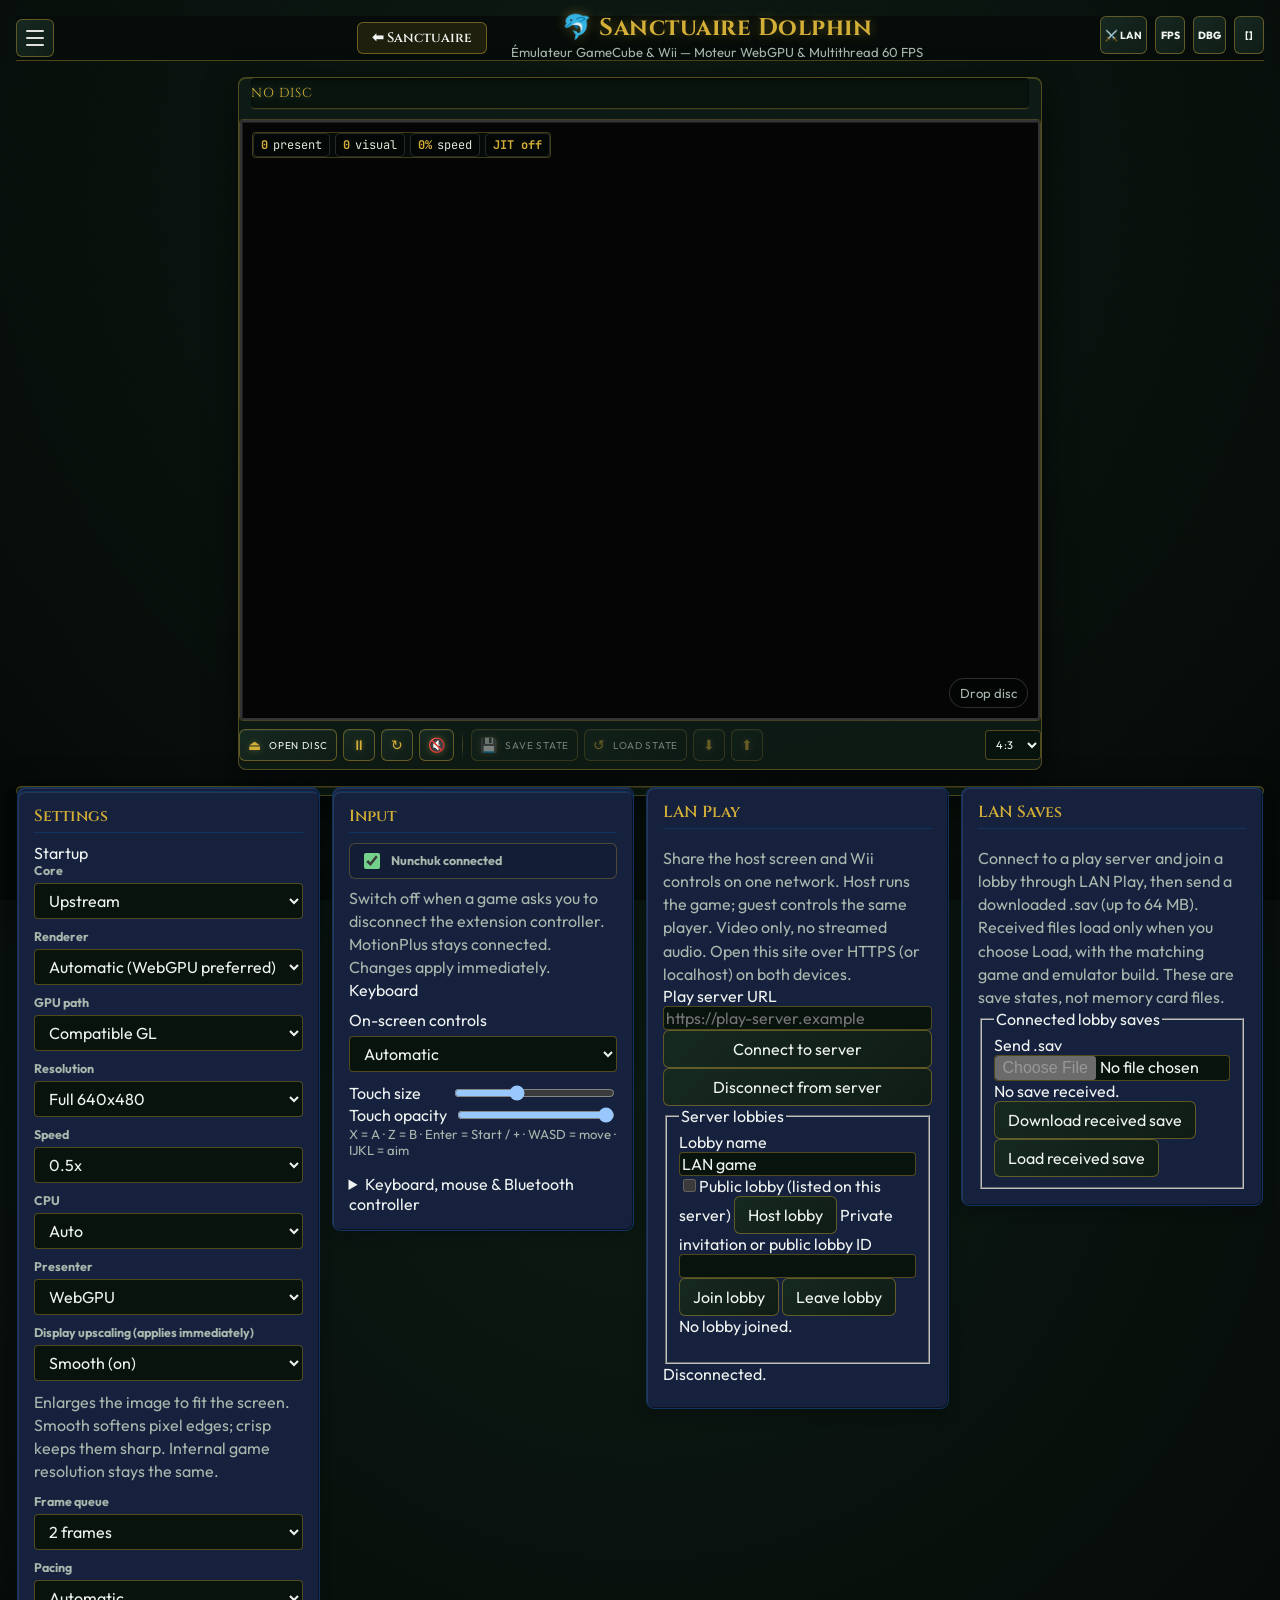
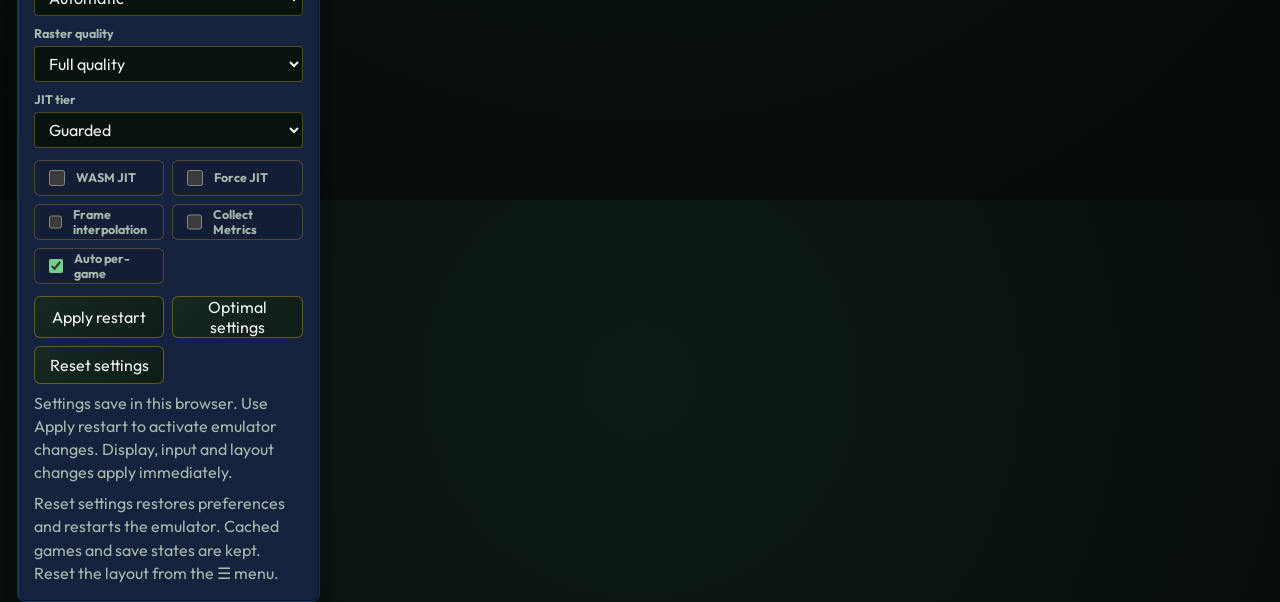
<file: emulators/dolphin/index.html>
<!doctype html>
<html lang="fr">
  <head>
    <meta charset="utf-8">
    <meta name="viewport" content="width=device-width, initial-scale=1, viewport-fit=cover">
    <title>Sanctuaire Dolphin — GameCube &amp; Wii — Quentin Beaud</title>
    <link rel="icon" type="image/svg+xml" href="./app-icon.svg" />
    <link rel="stylesheet" href="./src/styles.css">
    <link rel="stylesheet" href="./src/azahar-theme.css">
    <link rel="stylesheet" href="./dark-sanctuary.css">
  </head>
  <body>
    <div class="app-shell">
      <header class="topbar">
        <a href="../../#retro-vault" class="sanctuary-back-btn" title="Retourner au Sanctuaire RetroVault">⬅ Sanctuaire</a>
        <button type="button" class="menu-toggle" id="btn-layout-menu" aria-label="Layout menu" aria-expanded="false" aria-controls="layout-menu"><span></span><span></span><span></span></button>
        <div class="brand">
          <span class="mark" aria-hidden="true"></span>
          <div>
            <h1>🐬 Sanctuaire Dolphin</h1>
            <p id="coreLabel">Émulateur GameCube &amp; Wii — Moteur WebGPU &amp; Multithread 60 FPS</p>
          </div>
        </div>
        <div class="topbar-actions">
          <span class="status-pill" id="statusPill">Booting</span>
          <button class="icon-button tip" id="btn-dolphin-lan" type="button" title="Salon Coop LAN / Netplay" style="color: #34d399; border-color: rgba(52, 211, 153, 0.5); font-weight: 700;">⚔️ LAN</button>
          <button class="icon-button" id="overlayToggle" type="button" title="Toggle FPS overlay" aria-pressed="true">FPS</button>
          <button class="icon-button" id="debugToggle" type="button" title="Toggle diagnostics" aria-expanded="false" aria-controls="debugPanel">DBG</button>
          <button class="icon-button tip" id="panelToggle" type="button"
                  data-tip="Show or hide the side panel" aria-expanded="true"
                  aria-controls="controlPanel" aria-label="Hide side panel">PANEL</button>
          <button class="icon-button" id="fullscreenButton" type="button" title="Fullscreen" aria-label="Fullscreen">[]</button>
        </div>
      </header>

          <aside class="layout-menu" id="layout-menu" hidden aria-label="Layout menu">
        <div class="layout-menu-header">
            <h2>☰ Layout</h2>
            <button type="button" class="btn btn-secondary layout-menu-close" id="btn-layout-menu-close" aria-label="Close layout menu">✕</button>
        </div>
        <div class="speed-control">
            <label for="layout-widget-width">
                <span>Widget width</span><output id="layout-widget-width-value">260px</output>
            </label>
            <input id="layout-widget-width" type="range" min="200" max="480" step="10" value="260"
                   aria-label="Minimum widget width">
        </div>
        <div class="speed-control">
            <label for="layout-gap">
                <span>Spacing</span><output id="layout-gap-value">12px</output>
            </label>
            <input id="layout-gap" type="range" min="4" max="28" step="2" value="12" aria-label="Spacing between widgets">
        </div>
        <label class="mode-help audio-toggle">
            <input type="checkbox" id="layout-beside-screen" checked>
            Place widgets beside the screen when there is room
        </label>
        <h3 class="layout-menu-subhead">Widgets</h3>
        <ul class="layout-widget-list" id="layout-widget-list"></ul>
        <div class="mode-help">Drag a widget by its title to move it, drag its corner to resize it, or use the buttons here. Double-click a corner to reset that widget's size.</div>
        <button type="button" class="btn btn-primary" id="btn-layout-reset" style="margin-top:10px;">↺ Reset to default layout</button>
        <button type="button" class="btn btn-secondary" id="resetAllButton" style="margin-top:10px;">Reset all settings &amp; layout</button>
        <p class="mode-help">Resetting settings restarts the emulator. Cached games and save states are kept.</p>
    </aside>
    <div class="layout-menu-backdrop" id="layout-menu-backdrop" hidden></div>


      <main class="workspace main-layout">
        <section class="play-area canvas-panel" aria-label="Emulator">
          <div class="crt-set" id="dropZone">
            <!-- LCD strip in the bezel. Carries the game identity that used to
                 live in the side panel, so the panel can be hidden entirely
                 without losing what is loaded. -->
            <div class="lcd-strip" aria-hidden="true">
              <span class="lcd-title" id="lcdTitle">NO DISC</span>
              <span class="lcd-meta" id="lcdMeta"></span>
            </div>
            <div class="crt-bezel">
              <div class="screen-viewport">
                <canvas id="screen" width="640" height="480" aria-label="Emulator screen"></canvas>
                <div class="blank-probe-notice" id="blankProbeNotice" role="status" hidden></div>
                <div class="screen-osd" id="screenHud">
                  <span><strong id="hudFps">0</strong> present</span>
                  <span><strong id="hudVisualFps">0</strong> visual</span>
                  <span><strong id="hudSpeed">0%</strong> speed</span>
                  <span><strong id="hudJit">JIT off</strong></span>
                  <span id="hudResolution">640x480</span>
                  <span><strong id="hudCoreFps">0</strong> core</span>
                  <span><strong id="hudFrame">0</strong> frame</span>
                  <span><strong id="hudGlSwap">0</strong> gl</span>
                  <span><strong id="hudMode">-</strong></span>
                  <span><strong id="hudWatchdog">0/0</strong> wd</span>
                  <span><strong id="hudGap">0/0</strong>ms gap</span>
                  <span><strong id="hudGlError">0x0</strong> glerr</span>
                  <span><strong id="hudDraw">0/0</strong> draw</span>
                  <span><strong id="hudNz">0</strong> nz</span>
                  <span><strong id="hudUnderDrop">0/0</strong> u/d</span>
                  <span><strong id="hudQueue">0/0</strong> q</span>
                  <span><strong id="hudJitCache">0/0</strong> jitc</span>
                  <span><strong id="hudRunloop">-/-</strong>us runloop</span>
                  <span><strong id="hudWgx">-</strong> wgx</span>
                  <span id="hudStatus" style="opacity:.7"></span>
                </div>
                <div class="drop-badge" id="dropBadge">Drop disc</div>
                <div class="scanlines" aria-hidden="true"></div>
              </div>
            </div>
            <div class="crt-footer">
              <span class="power-light"></span>
              <div class="transport" aria-label="Playback controls">
                <label class="file-button tip" data-tip="Open a GameCube disc image">
                  <span class="glyph" aria-hidden="true">&#x23CF;</span>
                  <span class="btn-text">Open disc</span>
                  <input id="romInput" type="file" accept=".iso,.gcm,.rvz,.wbfs,.wad,.dol,.elf">
                </label>
                <button id="runButton" class="tip" type="button" data-tip="Pause or resume emulation" aria-label="Pause">
                  <span class="glyph" aria-hidden="true">&#x23F8;</span>
                </button>
                <button id="resetButton" class="tip" type="button" data-tip="Reset the console" aria-label="Reset">
                  <span class="glyph" aria-hidden="true">&#x21BB;</span>
                </button>
                <button id="muteButton" class="tip" type="button" data-tip="Mute or unmute audio" aria-label="Muted">
                  <span class="glyph" aria-hidden="true">&#x1F507;</span>
                </button>
                <span class="transport-sep" aria-hidden="true"></span>
                <button id="saveButton" class="tip" type="button" data-tip="Save state to the selected slot" aria-label="Save state" disabled>
                  <span class="glyph" aria-hidden="true">&#x1F4BE;</span>
                  <span class="btn-text">Save state</span>
                </button>
                <button id="loadButton" class="tip" type="button" data-tip="Load state from the selected slot" aria-label="Load state" disabled>
                  <span class="glyph" aria-hidden="true">&#x21BA;</span>
                  <span class="btn-text">Load state</span>
                </button>
                <button id="dlStateButton" class="tip" type="button" data-tip="Download the current save state" aria-label="Download state" disabled>
                  <span class="glyph" aria-hidden="true">&#x2B07;</span>
                </button>
                <label class="file-button tip" data-tip="Upload a save state file" aria-label="Upload state">
                  <span class="glyph" aria-hidden="true">&#x2B06;</span>
                  <input id="ulStateInput" type="file" accept=".sav" disabled>
                </label>
              </div>
                            <label class="aspect-select tip" data-tip="Screen aspect ratio">
                <span class="sr-only">Aspect ratio</span>
                <select id="aspectSelect">
                  <option value="4:3">4:3</option>
                  <option value="16:9">16:9</option>
                </select>
              </label>
              <span class="volume-dial tip" data-tip="Volume">
                            <input id="volumeDial" type="range" min="0" max="100" value="100"
                            aria-label="Volume" orient="vertical">
                            <span class="dial-face" aria-hidden="true"><i></i></span>
                            </span>
                            </div>
                            </div>

              <div class="touch-controls" id="touch-controls" role="group" aria-label="On-screen controls" hidden>
                <div class="touch-half touch-left">
                  <div class="touch-shoulders"><button class="touch-btn touch-shoulder" data-touch-button="L" aria-label="Nunchuk C / left trigger">C / L</button><button class="touch-btn touch-shoulder" data-touch-button="R" aria-label="Nunchuk Z / right trigger">Z / R</button></div>
                  <div class="touch-stick" data-touch-stick="main" role="group" aria-label="Movement stick"><i class="touch-stick-knob"></i></div>
                  <div class="touch-dpad" role="group" aria-label="D-pad">
                    <button class="touch-dpad-arm touch-dpad-up" data-touch-button="D_UP" aria-label="D-pad up"></button><button class="touch-dpad-arm touch-dpad-left" data-touch-button="D_LEFT" aria-label="D-pad left"></button><button class="touch-dpad-arm touch-dpad-right" data-touch-button="D_RIGHT" aria-label="D-pad right"></button><button class="touch-dpad-arm touch-dpad-down" data-touch-button="D_DOWN" aria-label="D-pad down"></button><span class="touch-dpad-center"></span>
                  </div>
                  <div class="touch-system"><button class="touch-btn touch-system-btn" data-touch-button="Z" aria-label="Minus / GameCube Z">− / Z</button><button class="touch-btn touch-system-btn" data-touch-button="WII_HOME">HOME</button><button class="touch-btn touch-system-btn" data-touch-button="NUNCHUK_SHAKE" aria-label="Shake Nunchuk">NC ↝</button></div>
                </div>
                <div class="touch-half touch-right">
                  <div class="touch-shoulders"><button class="touch-btn touch-shoulder" data-touch-button="START" aria-label="Plus / Start">+ / START</button><button class="touch-btn touch-shoulder" data-touch-button="WII_SHAKE" aria-label="Shake Wii Remote">SHAKE</button></div>
                  <div class="touch-stick touch-stick-cstick" data-touch-stick="pointer" role="group" aria-label="Wii pointer / C-stick"><i class="touch-stick-knob"></i></div>
                  <div class="touch-face">
                    <button class="touch-btn touch-face-btn touch-face-x" data-touch-button="X" aria-label="Wii 1 / GameCube X">1 / X</button><button class="touch-btn touch-face-btn touch-face-y" data-touch-button="Y" aria-label="Wii 2 / GameCube Y">2 / Y</button><button class="touch-btn touch-face-btn touch-face-a" data-touch-button="A">A</button><button class="touch-btn touch-face-btn touch-face-b" data-touch-button="B">B</button>
                  </div>
                </div>
              </div>
                            </section>

                            <aside class="control-panel" id="controlPanel" aria-label="Emulator controls">
                            <div class="controls-panel" id="widget-grid">
                            <section class="panel-block game-block card" data-widget="game">
                            <h2>Game</h2>
<span id="gameSize">No file</span>
                            <p class="game-title" id="gameTitle">No game loaded</p>
                            <p class="muted" id="mountNote">Dolphin WASM core</p>
                            </section>

                            <section class="panel-block card save-state-panel" data-widget="savestates" id="saveStatePanel">
                            <h2>Save states</h2>
                            <p class="save-state-status muted" data-save-status role="status" aria-live="polite">Open a game, then save your progress to a slot.</p>
                            <ol class="save-slot-list" data-save-slots aria-label="Save slots"></ol>
                            <div class="save-state-files">
                            <button type="button" data-save-download disabled>Download .sav</button>
                            <button type="button" data-save-upload disabled>Upload .sav</button>
                            </div>
                            <p class="muted save-state-note">Save stores your current progress; saving again replaces that slot. To continue later, open the same game and choose Load. Slots stay in this browser for the same emulator build. Download .sav for a backup. The Save state / Load state buttons use the selected slot, including in fullscreen.</p>
                            </section>

                            <section class="panel-block card" data-widget="lanplay" id="lanPlay">
                            <h2>LAN Play</h2>
                            <p class="muted">Share the host screen and Wii controls on one network. Host runs the game; guest controls the same player. Video only, no streamed audio. Open this site over HTTPS (or localhost) on both devices.</p>
                            <label>Play server URL<input id="lanServerUrl" type="url" placeholder="https://play-server.example"></label>
                            <button id="lanConnect" type="button">Connect to server</button>
                            <button id="lanDisconnect" type="button">Disconnect from server</button>
                            <fieldset id="lanLobbyActions" disabled>
                            <legend>Server lobbies</legend>
                            <label>Lobby name<input id="lanLobbyName" maxlength="60" value="LAN game"></label>
                            <label><input id="lanPublic" type="checkbox">Public lobby (listed on this server)</label>
                            <button id="lanHost" type="button">Host lobby</button>
                            <label>Private invitation or public lobby ID<input id="lanInvite"></label>
                            <button id="lanJoin" type="button">Join lobby</button>
                            <button id="lanLeave" type="button">Leave lobby</button>
                            <p id="lanRoom" role="status">No lobby joined.</p>
                            <ul id="lanLobbies" aria-label="Public lobbies"></ul>
                            </fieldset>
                            <p id="lanStatus" role="status" aria-live="polite">Disconnected.</p>
                            <video id="lanVideo" controls autoplay playsinline muted hidden></video>
                            <div id="lanControls" aria-label="Remote controls"></div>
                            </section>
                            <section class="panel-block card" data-widget="lansaves">
                            <h2>LAN Saves</h2>
                            <p class="muted">Connect to a play server and join a lobby through LAN Play, then send a downloaded .sav (up to 64 MB). Received files load only when you choose Load, with the matching game and emulator build. These are save states, not memory card files.</p>
                            <fieldset id="lanSaveActions" disabled><legend>Connected lobby saves</legend>
                            <label>Send .sav<input id="lanSend" type="file" accept=".sav"></label>
                            <p id="lanReceived" role="status">No save received.</p>
                            <button id="lanDownload" type="button" disabled>Download received save</button>
                            <button id="lanLoad" type="button" disabled>Load received save</button>
                            </fieldset>
                            </section>

                            <form class="settings-panel card" data-widget="settings" data-default-span="2" id="settingsForm">
                            <h2>Settings</h2>
<span id="settingsSummary">Startup</span>

                            <div class="setting-grid">
                            <label>
                              <span>Core</span>
                              <select id="settingCore">

                              <option value="upstream">Upstream</option>
                              </select>
                            </label>

                            <label>
                              <span>Renderer</span>
                              <select id="settingVideo">
                              <option value="auto">Automatic (WebGPU preferred)</option>
                              <option value="software">Software fallback</option>
                              <option value="wgpu">WebGPU hardware (experimental)</option>
                              <option value="ogl">OpenGL GPU</option>
                              <option value="null">Null video</option>
                              </select>
                            </label>

                            <label>
                              <span>GPU path</span>
                              <select id="settingOglProxy">
                              <option value="proxy">Compatible GL</option>
                              <option value="worker">Direct worker GL</option>
                              <option value="main">Main thread GL</option>
                              <option value="readback">Readback debug</option>
                              </select>
                            </label>

                            <label>
                              <span>Resolution</span>
                              <select id="settingResolution">
                              <option value="full">Full 640x480</option>
                              <option value="0.75">75% present</option>
                              <option value="half">Half 320x240</option>
                              </select>
                            </label>

                            <label>
                              <span>Speed</span>
                              <select id="settingSpeed">
                              <option value="0.5">0.5x</option>
                              <option value="0.75">0.75x</option>
                              <option value="1">1x</option>
                              <option value="1.25">1.25x</option>
                              <option value="1.5">1.5x</option>
                              <option value="unlimited">Unlimited</option>
                              </select>
                            </label>

                            <label>
                              <span>CPU</span>
                              <select id="settingCpu">
                              <option value="auto">Auto</option>
                              <option value="single">Single thread</option>
                              <option value="dual">Dual core</option>
                              </select>
                            </label>

                            <label>
                              <span>Presenter</span>
                              <select id="settingPresenter">
                              <option value="webgpu">WebGPU</option>
                              <option value="webgl">WebGL</option>
                              <option value="2d">Canvas 2D</option>
                              </select>
                            </label>

                            <label>
                              <span>Display upscaling (applies immediately)</span>
                              <select id="displayUpscaling">
                                <option value="smooth" selected>Smooth (on)</option>
                                <option value="crisp">Crisp pixels</option>
                              </select>
                            </label>
                            <p class="muted">Enlarges the image to fit the screen. Smooth softens pixel edges; crisp keeps them sharp. Internal game resolution stays the same.</p>

                            <label>
                              <span>Frame queue</span>
                              <select id="settingQueue">
                              <option value="2">2 frames</option>
                              <option value="4">4 frames</option>
                              <option value="8">8 frames</option>
                              <option value="12">12 frames</option>
                              </select>
                            </label>

                            <label>
                              <span>Pacing</span>
                              <select id="settingPacing">
                              <option value="auto">Automatic</option>
                              <option value="tick">Tick</option>
                              <option value="smooth">Smooth</option>
                              <option value="direct">Direct</option>
                              </select>
                            </label>

                            <label>
                              <span>Raster quality</span>
                              <select id="settingFastSw">
                              <option value="0">Full quality</option>
                              <option value="1">Balanced</option>
                              <option value="2">Emergency speed</option>
                              </select>
                            </label>

                            <label>
                              <span>JIT tier</span>
                              <select id="settingJitTier">
                              <option value="guarded">Guarded</option>
                              <option value="mixed">Mixed experimental</option>
                              </select>
                            </label>
                            </div>

                            <div class="toggle-row">
                            <label class="switch-line">
                              <input id="settingWasmJit" type="checkbox">
                              <span>WASM JIT</span>
                            </label>
                            <label class="switch-line">
                              <input id="settingForceJit" type="checkbox">
                              <span>Force JIT</span>
                            </label>
                            <label class="switch-line" title="Hardware WebGPU on 90 Hz+ displays: adds motion-interpolated in-between images. Game speed and physics are unchanged; adds up to one frame of delay.">
                              <input id="settingFrameInterp" type="checkbox">
                              <span>Frame interpolation</span>
                            </label>
                            <label class="switch-line">
                              <input id="settingMetrics" type="checkbox">
                              <span>Collect Metrics</span>
                            </label>
                            <label class="switch-line tip" data-tip="Pick the renderer from measured per-game results">
                              <input id="settingAutoProfile" type="checkbox" checked>
                              <span>Auto per-game</span>
                            </label>
                            </div>

                            <div class="settings-actions">
                            <button id="settingsApplyButton" type="submit">Apply restart</button>
                            <button id="settingsPresetButton" type="button" title="Hardware WebGPU with software fallback and automatic JIT startup">Optimal settings</button>
                            <button id="settingsResetButton" type="button">Reset settings</button>
                            </div>
                            <p class="muted" id="settingsSaveStatus" role="status">Settings save in this browser. Use Apply restart to activate emulator changes. Display, input and layout changes apply immediately.</p>
                            <p class="muted">Reset settings restores preferences and restarts the emulator. Cached games and save states are kept. Reset the layout from the ☰ menu.</p>
                            </form>

                            <section class="panel-block card" data-widget="input">
                            <h2>Input</h2>
                            <label class="switch-line"><input id="nunchukConnected" type="checkbox" role="switch" checked><span>Nunchuk connected</span></label>
                            <p class="muted">Switch off when a game asks you to disconnect the extension controller. MotionPlus stays connected. Changes apply immediately.</p>
<span id="inputSource">Keyboard</span>
                            <div class="control-grid" id="controlGrid"></div>
                            <label class="touch-mode-label">On-screen controls <select id="touchMode"><option value="auto">Automatic</option><option value="on">Always show</option><option value="off">Hidden</option></select></label>
                            <label class="touch-look-label">Touch size <input id="touchSize" type="range" min="70" max="150" step="5" value="100" aria-label="On-screen control size"></label>
                            <label class="touch-look-label">Touch opacity <input id="touchOpacity" type="range" min="20" max="100" step="5" value="100" aria-label="On-screen control opacity"></label>
                            <p class="keyboard-hint">X = A · Z = B · Enter = Start / + · WASD = move · IJKL = aim</p>
                            <details class="input-settings"><summary>Keyboard, mouse &amp; Bluetooth controller</summary>
                            <p>GameCube port 1 and Wii Remote + Nunchuk. Wii: X = A, Z = B, V/B = 1/2, Enter = +, C = −, Q/E = Nunchuk C/Z, H = Home. Keyboard: WASD main stick, IJKL C-stick, arrows D-pad, X/Z/V/B face buttons, Enter Start, Q/E triggers, C Z.</p>
                            <div id="keyboardBindings" class="control-grid"></div>
                            <button type="button" id="resetBindings">Reset keyboard bindings</button>
                            <label>Mouse / Wii pointer <select id="mouseMode"><option value="cstick" selected>Wii pointer / C-stick</option><option value="stick">Main stick</option><option value="tilt">Wii tilt (hold and drag)</option><option value="off">Disabled</option></select></label>
                            <p>Mouse hover tracks the Wii pointer over the play area by default, including fullscreen. No click is needed to aim. Main stick: hold and drag, release to center. Left / right buttons = A / B. Middle click = Remote shake; Shift + middle click or Forward side button = Nunchuk shake. In Wii tilt mode, hold and drag from the center; release to stop tilting. Minus remains on keyboard C.</p>
                            <p>Simulated Wii motion: Space = Remote shake, left Shift = Nunchuk shake, numpad 4/6/8/2 = tilt left/right/forward/backward. All bindings can be changed above.</p>
                            <label>Controller <select id="controllerSelect"><option value="auto">Automatic</option><option value="off">Disabled</option></select></label>
                            <label>Controller right stick <select id="controllerMotionMode"><option value="pointer">Wii pointer / C-stick</option><option value="tilt">Wii tilt</option></select></label>
                            <label>Stick deadzone <input id="controllerDeadzone" type="range" min="0" max="0.5" step="0.01" value="0.18"></label>
                            <p id="controllerStatus" role="status">Pair in device Bluetooth settings, then press a controller button.</p>
                            <p>USB and Bluetooth standard controllers: face buttons A/B/1/2, left stick = Nunchuk, right stick = Wii pointer, D-pad, Start = +, shoulders/triggers = Nunchuk C/Z, Select = −, Guide = Home. GameCube mappings also work. Click the left / right stick to shake the Remote / Nunchuk. Select Wii tilt above to tilt with the right stick; release to center. These controls simulate motion; physical controller motion sensors are not required.</p>
                            </details>
                            </section>
<section class="debug-panel" id="debugPanel" aria-label="Diagnostics" hidden>
                            <section class="panel-block">
                            <div class="section-heading">
                            <h2>Boot</h2>
                            <span id="bootStatus">No disc</span>
                            </div>
                            <div class="metric-row">
                            <span>Apploader</span>
                            <strong id="bootApploader">-</strong>
                            </div>
                            <div class="metric-row">
                            <span>Boot DOL</span>
                            <strong id="bootDol">-</strong>
                            </div>
                            <div class="metric-row">
                            <span>FST</span>
                            <strong id="bootFst">-</strong>
                            </div>
                            <div class="metric-row">
                            <span>Image</span>
                            <strong id="bootImage">-</strong>
                            </div>
                            <div class="metric-row">
                            <span>Entry</span>
                            <strong id="bootEntry">-</strong>
                            </div>
                            <p class="muted compact" id="bootBlocker">No boot attempt</p>
                            <div class="root-entry-list" id="rootEntryList" aria-label="Disc root entries"></div>
                            </section>

                            <section class="panel-block">
                            <div class="section-heading">
                            <h2>Runtime</h2>
                            <span id="coreMode">Demo</span>
                            </div>
                            <div class="metric-row">
                            <span>Frame</span>
                            <strong id="frameCounter">0</strong>
                            </div>
                            <div class="metric-row">
                            <span>Present FPS</span>
                            <strong id="fpsCounter">0</strong>
                            </div>
                            <div class="metric-row">
                            <span>Visual FPS</span>
                            <strong id="visualFpsCounter">0</strong>
                            </div>
                            <div class="metric-row">
                            <span>UI FPS</span>
                            <strong id="uiFpsCounter">0</strong>
                            </div>
                            <div class="metric-row">
                            <span>Core FPS</span>
                            <strong id="coreFpsCounter">0</strong>
                            </div>
                            <div class="metric-row">
                            <span>Game Speed</span>
                            <strong id="gameSpeedCounter">0%</strong>
                            </div>
                            <div class="metric-row">
                            <span>Frame Gap</span>
                            <strong id="presentationGapCounter">0 ms</strong>
                            </div>
                            <div class="metric-row">
                            <span>Latency</span>
                            <strong id="presentationLagCounter">0f / 0 ms</strong>
                            </div>
                            <div class="metric-row">
                            <span>Audio</span>
                            <strong id="audioStatus">Audio off</strong>
                            </div>
                            <div class="metric-row">
                            <span>Ticks</span>
                            <strong id="coreTicks">0</strong>
                            </div>
                            <div class="metric-row">
                            <span>PPC PC</span>
                            <strong id="ppcPc">-</strong>
                            </div>
                            <div class="metric-row">
                            <span>CPU</span>
                            <strong id="cpuCoreName">-</strong>
                            </div>
                            <div class="metric-row">
                            <span>WASM JIT exp</span>
                            <strong id="ppcWasmJit">0 / 0</strong>
                            </div>
                            <div class="metric-row">
                            <span>WASM Helper</span>
                            <strong id="ppcWasmHelperStats">-</strong>
                            </div>
                            <div class="metric-row">
                            <span>Frame Profile</span>
                            <strong id="frameProfileStats">-</strong>
                            </div>
                            <div class="metric-row">
                            <span>Adapter</span>
                            <strong id="adapterStatus">Fallback</strong>
                            </div>
                            </section>



                            <section class="panel-block">
                            <div class="section-heading">
                            <h2>Source &amp; license</h2>
                            <span>GPL-2.0-or-later</span>
                            </div>
                            <p class="muted compact">Dolphin is free software. <a href="./LICENSE">License</a> · <a id="sourceDownload" href="https://github.com/Shubin123/dolphin_web/releases/tag/v0.1.3">Download source</a></p>
                            </section>
                            </section>
                            </div>
</aside>
                            </main>
                            </div>

                            <script type="module" src="./src/pages-bootstrap.js"></script>
                            <script src="../../js/lan-relay.js"></script>
                            <script>
                              window.addEventListener("DOMContentLoaded", () => {
                                const btnLan = document.getElementById("btn-dolphin-lan");
                                if (btnLan) {
                                  btnLan.onclick = () => {
                                    if (window.SanctuaireLAN) {
                                      SanctuaireLAN.openModal({
                                        title: "Sanctuaire Dolphin — GameCube & Wii",
                                        getCanvas: () => document.getElementById("screen") || document.querySelector("canvas")
                                      });
                                    }
                                  };
                                }
                                if (window.SanctuaireLAN) {
                                  SanctuaireLAN.checkAutoJoin({
                                    title: "Sanctuaire Dolphin — GameCube & Wii",
                                    getCanvas: () => document.getElementById("screen") || document.querySelector("canvas")
                                  });
                                }
                              });
                            </script>
                            </body>
                            </html>
</file>
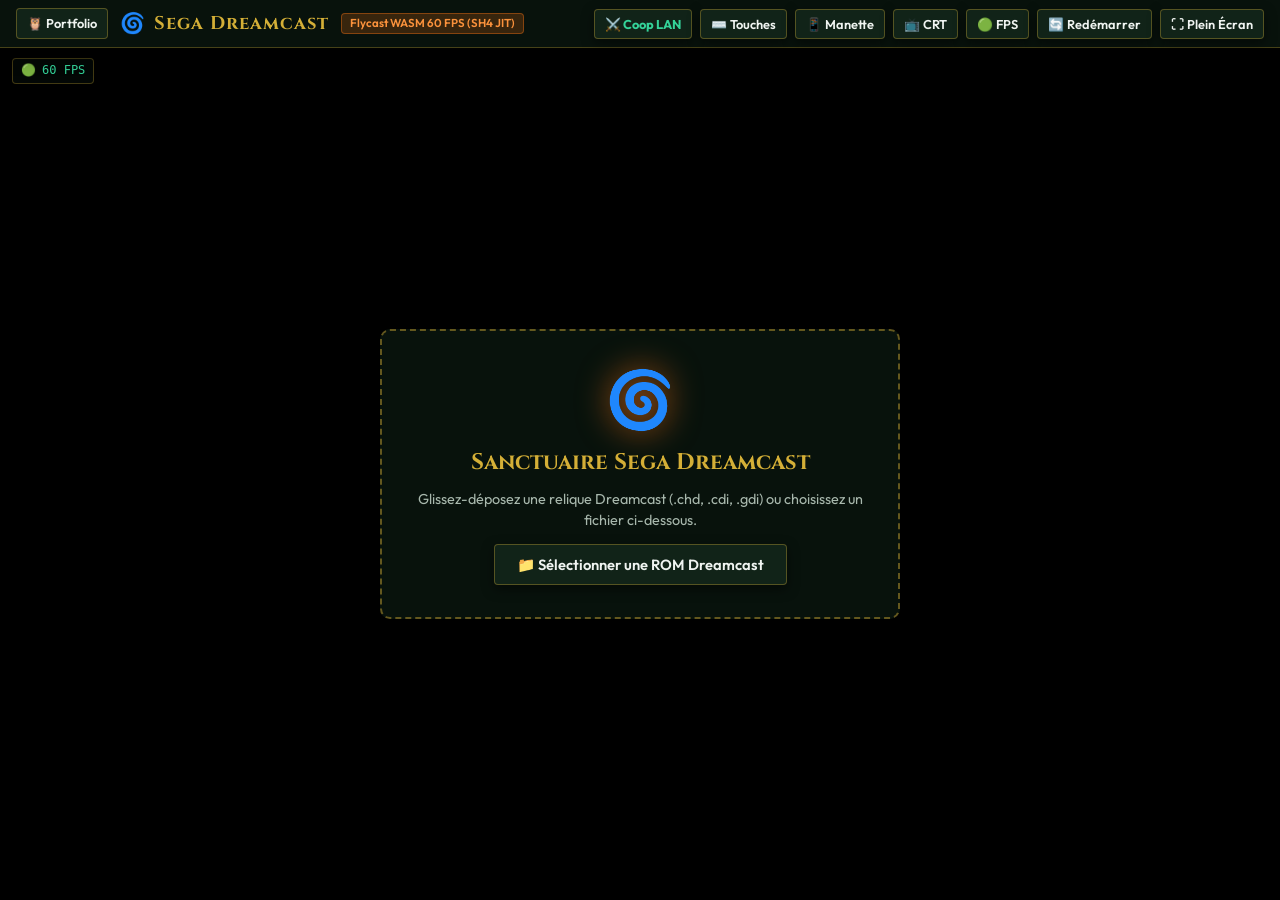
<file: emulators/dreamcast/index.html>
<!doctype html>
<html lang="fr">
<head>
  <meta charset="utf-8">
  <meta name="viewport" content="width=device-width, initial-scale=1.0, maximum-scale=1.0, user-scalable=no, viewport-fit=cover">
  <title>Sanctuaire Sega Dreamcast — Quentin Beaud</title>
  <link rel="preconnect" href="https://fonts.googleapis.com">
  <link rel="preconnect" href="https://fonts.gstatic.com" crossorigin>
  <link href="https://fonts.googleapis.com/css2?family=Cinzel:wght@600;700;800&family=Outfit:wght@400;500;600;700&display=swap" rel="stylesheet">
  <link rel="stylesheet" href="dark.css">
  <script src="coi-serviceworker.js"></script>
  <script>
    // WebGL 2 shims pour RetroArch / Flycast
    (function() {
      const gl2 = window.WebGL2RenderingContext ? WebGL2RenderingContext.prototype : null;
      const gl1 = window.WebGLRenderingContext ? WebGLRenderingContext.prototype : null;
      [gl1, gl2].filter(Boolean).forEach(proto => {
        const origEnable = proto.enable;
        const origDisable = proto.disable;
        const origGetParam = proto.getParameter;
        proto.enable = function(cap) {
          if (cap === 36201 || cap === 0x8D69) return; // GL_FRAMEBUFFER_SRGB non supporté en direct sur WebGL
          return origEnable.call(this, cap);
        };
        proto.disable = function(cap) {
          if (cap === 36201 || cap === 0x8D69) return;
          return origDisable.call(this, cap);
        };
        proto.getParameter = function(pname) {
          if (pname === 7939 || pname === 0x1F03) return ""; // GL_EXTENSIONS
          try {
            return origGetParam.call(this, pname);
          } catch (e) {
            return "";
          }
        };
      });
    })();
  </script>
  <style>
    * { box-sizing: border-box; }
    html, body {
      margin: 0;
      padding: 0;
      width: 100%;
      height: 100%;
      overflow: hidden;
      background: #050a07;
      color: #f0f4f1;
      font-family: 'Outfit', sans-serif;
      display: flex;
      flex-direction: column;
      align-items: center;
      justify-content: flex-start;
      -webkit-user-select: none;
      user-select: none;
      touch-action: none;
    }

    /* Mode Imbriqué (dans l'iframe du Sanctuaire RetroVault) */
    body.dc-embedded .dc-header {
      display: none !important;
    }
    body.dc-embedded,
    body.dc-embedded .dc-stage {
      width: 100% !important;
      height: 100% !important;
      max-width: 100% !important;
      max-height: 100% !important;
      margin: 0 !important;
      padding: 0 !important;
      overflow: hidden !important;
      display: flex !important;
      align-items: center !important;
      justify-content: center !important;
      background: #000 !important;
    }

    /* En-tête du Sanctuaire Dédié */
    .dc-header {
      width: 100%;
      height: 48px;
      min-height: 48px;
      background: rgba(9, 19, 13, 0.95);
      border-bottom: 1px solid rgba(212, 175, 55, 0.3);
      display: flex;
      align-items: center;
      justify-content: space-between;
      padding: 0 16px;
      z-index: 100;
      box-shadow: 0 4px 20px rgba(0, 0, 0, 0.6);
      backdrop-filter: blur(10px);
    }
    .dc-brand {
      display: flex;
      align-items: center;
      gap: 12px;
    }
    .dc-title {
      font-family: 'Cinzel', serif;
      font-size: 1.15rem;
      font-weight: 700;
      color: #d4af37;
      margin: 0;
      letter-spacing: 1px;
      display: flex;
      align-items: center;
      gap: 8px;
    }
    .dc-swirl {
      color: #f97316;
      font-size: 1.25rem;
      animation: dc-spin 12s linear infinite;
    }
    @keyframes dc-spin {
      from { transform: rotate(0deg); }
      to { transform: rotate(360deg); }
    }
    .dc-badge {
      font-size: 0.72rem;
      padding: 2px 8px;
      border-radius: 4px;
      background: rgba(249, 115, 22, 0.2);
      color: #fb923c;
      border: 1px solid rgba(249, 115, 22, 0.4);
      font-weight: 600;
    }
    .dc-actions {
      display: flex;
      align-items: center;
      gap: 8px;
    }
    .dc-btn-icon {
      background: rgba(20, 40, 28, 0.8);
      border: 1px solid rgba(212, 175, 55, 0.35);
      color: #f0f4f1;
      padding: 6px 10px;
      border-radius: 4px;
      font-size: 0.8rem;
      font-weight: 600;
      cursor: pointer;
      display: inline-flex;
      align-items: center;
      gap: 5px;
      transition: all 0.15s ease;
      text-decoration: none;
    }
    .dc-btn-icon:hover {
      background: rgba(212, 175, 55, 0.2);
      border-color: #d4af37;
      color: #d4af37;
      transform: translateY(-1px);
    }

    /* Scène Principale */
    .dc-stage {
      flex: 1;
      width: 100%;
      position: relative;
      display: flex;
      align-items: center;
      justify-content: center;
      background: radial-gradient(circle at center, #0a140e 0%, #030504 100%);
      overflow: hidden;
    }

    .dc-canvas-container {
      position: relative;
      width: 100%;
      height: 100%;
      max-width: 100%;
      max-height: 100%;
      display: flex;
      align-items: center;
      justify-content: center;
    }

    canvas#canvas {
      width: 100%;
      height: 100%;
      max-width: 100%;
      max-height: 100%;
      aspect-ratio: 4 / 3;
      object-fit: contain;
      image-rendering: auto;
      background: #000;
      box-shadow: 0 0 40px rgba(0, 0, 0, 0.9);
      outline: none;
    }

    /* Effet Scanlines CRT optionnel */
    .dc-crt-overlay {
      position: absolute;
      top: 0; left: 0; right: 0; bottom: 0;
      pointer-events: none;
      background: linear-gradient(rgba(18, 16, 16, 0) 50%, rgba(0, 0, 0, 0.25) 50%);
      background-size: 100% 4px;
      z-index: 5;
      display: none;
    }
    .dc-crt-overlay.active {
      display: block;
    }

    /* HUD FPS Flottant */
    .dc-floating-hud {
      position: absolute;
      top: 10px;
      left: 12px;
      background: rgba(5, 10, 7, 0.75);
      border: 1px solid rgba(212, 175, 55, 0.3);
      padding: 4px 8px;
      border-radius: 4px;
      font-size: 0.75rem;
      font-family: monospace;
      color: #34d399;
      z-index: 20;
      pointer-events: none;
      display: flex;
      align-items: center;
      gap: 6px;
    }

    /* Bouton plein écran dédié externe si iframe */
    .dc-ext-button {
      position: absolute;
      top: 10px;
      right: 12px;
      z-index: 30;
      background: rgba(9, 19, 13, 0.85);
      border: 1px solid rgba(212, 175, 55, 0.5);
      color: #d4af37;
      padding: 6px 12px;
      border-radius: 4px;
      font-size: 0.78rem;
      font-weight: 700;
      text-decoration: none;
      display: inline-flex;
      align-items: center;
      gap: 6px;
      backdrop-filter: blur(6px);
      transition: all 0.2s ease;
    }
    .dc-ext-button:hover {
      background: rgba(212, 175, 55, 0.25);
      border-color: #d4af37;
      color: #fff;
    }

    /* Zone de Drag & Drop si aucun jeu */
    .dc-dropzone {
      position: absolute;
      width: 90%;
      max-width: 520px;
      padding: 32px 24px;
      background: rgba(9, 19, 13, 0.95);
      border: 2px dashed rgba(212, 175, 55, 0.45);
      border-radius: 10px;
      text-align: center;
      z-index: 40;
      display: flex;
      flex-direction: column;
      align-items: center;
      gap: 12px;
      box-shadow: 0 10px 40px rgba(0, 0, 0, 0.8);
    }
    .dc-dropzone.dragover {
      border-color: #f97316;
      background: rgba(249, 115, 22, 0.15);
    }
    .dc-dropzone-icon {
      font-size: 3.5rem;
      filter: drop-shadow(0 0 16px rgba(249, 115, 22, 0.7));
    }
    .dc-dropzone h2 {
      font-family: 'Cinzel', serif;
      font-size: 1.4rem;
      color: #d4af37;
      margin: 0;
    }
    .dc-dropzone p {
      font-size: 0.9rem;
      color: #a8b8ad;
      line-height: 1.5;
      margin: 0;
    }

    /* Écran de chargement */
    .dc-loader-overlay {
      position: absolute;
      top: 0; left: 0; right: 0; bottom: 0;
      background: rgba(5, 10, 7, 0.92);
      display: flex;
      flex-direction: column;
      align-items: center;
      justify-content: center;
      gap: 16px;
      z-index: 60;
      backdrop-filter: blur(8px);
    }
    .dc-spinner {
      width: 48px;
      height: 48px;
      border: 4px solid rgba(212, 175, 55, 0.2);
      border-top-color: #f97316;
      border-radius: 50%;
      animation: dc-spin 1s linear infinite;
    }
    .dc-loader-text {
      font-family: 'Cinzel', serif;
      font-size: 1.05rem;
      color: #d4af37;
      letter-spacing: 0.5px;
      text-align: center;
      max-width: 460px;
      padding: 0 16px;
    }

    /* MANETTE VIRTUELLE TACTILE */
    .dc-vpad {
      position: absolute;
      top: 0; left: 0; right: 0; bottom: 0;
      pointer-events: none;
      z-index: 15;
      display: none;
      justify-content: space-between;
      align-items: flex-end;
      padding: 16px 20px 24px;
    }
    .dc-vpad.active {
      display: flex;
    }
    .dc-vpad-wing {
      pointer-events: auto;
      display: flex;
      flex-direction: column;
      align-items: center;
      gap: 14px;
    }

    /* Gâchettes L / R */
    .dc-shoulder-btn {
      width: 76px;
      height: 38px;
      background: linear-gradient(180deg, rgba(30, 45, 36, 0.9) 0%, rgba(15, 25, 20, 0.9) 100%);
      border: 1px solid rgba(212, 175, 55, 0.4);
      border-radius: 8px;
      color: #d4af37;
      font-weight: 700;
      font-size: 0.9rem;
      cursor: pointer;
      display: flex;
      align-items: center;
      justify-content: center;
      box-shadow: 0 4px 10px rgba(0, 0, 0, 0.5);
    }
    .dc-shoulder-btn:active {
      transform: scale(0.94);
      background: #f97316;
      color: #000;
    }

    /* Croix Directionnelle */
    .dc-dpad {
      position: relative;
      width: 140px;
      height: 140px;
    }
    .dc-dpad-btn {
      position: absolute;
      background: rgba(20, 35, 25, 0.85);
      border: 1px solid rgba(212, 175, 55, 0.4);
      color: #f0f4f1;
      font-size: 1.1rem;
      display: flex;
      align-items: center;
      justify-content: center;
      cursor: pointer;
      border-radius: 6px;
    }
    .dc-dpad-btn:active {
      background: #f97316;
      color: #000;
    }
    .dc-dpad-u { top: 0; left: 46px; width: 48px; height: 46px; border-radius: 8px 8px 0 0; }
    .dc-dpad-d { bottom: 0; left: 46px; width: 48px; height: 46px; border-radius: 0 0 8px 8px; }
    .dc-dpad-l { top: 46px; left: 0; width: 46px; height: 48px; border-radius: 8px 0 0 8px; }
    .dc-dpad-r { top: 46px; right: 0; width: 46px; height: 48px; border-radius: 0 8px 8px 0; }
    .dc-dpad-center {
      position: absolute;
      top: 46px; left: 46px; width: 48px; height: 48px;
      background: rgba(15, 25, 20, 0.95);
      pointer-events: none;
    }

    /* Boutons Dreamcast ABXY */
    .dc-actions-pad {
      position: relative;
      width: 140px;
      height: 140px;
    }
    .dc-btn-round {
      position: absolute;
      width: 44px;
      height: 44px;
      border-radius: 50%;
      font-weight: 800;
      font-size: 1rem;
      display: flex;
      align-items: center;
      justify-content: center;
      cursor: pointer;
      box-shadow: 0 4px 12px rgba(0, 0, 0, 0.6);
      border: 2px solid rgba(255, 255, 255, 0.25);
    }
    .dc-btn-round:active {
      transform: scale(0.92);
      filter: brightness(1.25);
    }
    /* Dreamcast Palette: A=Vert, B=Rouge, X=Bleu, Y=Jaune */
    .dc-btn-a { bottom: 0; left: 48px; background: linear-gradient(135deg, #22c55e 0%, #15803d 100%); color: #fff; }
    .dc-btn-b { top: 48px; right: 0; background: linear-gradient(135deg, #ef4444 0%, #b91c1c 100%); color: #fff; }
    .dc-btn-x { top: 48px; left: 0; background: linear-gradient(135deg, #38bdf8 0%, #0284c7 100%); color: #fff; }
    .dc-btn-y { top: 0; left: 48px; background: linear-gradient(135deg, #facc15 0%, #ca8a04 100%); color: #000; }

    /* Bouton Start Centre Bas */
    .dc-vpad-center {
      pointer-events: auto;
      display: flex;
      gap: 16px;
      margin-bottom: 8px;
    }
    .dc-start-btn {
      padding: 8px 18px;
      border-radius: 20px;
      background: rgba(20, 35, 25, 0.85);
      border: 1px solid rgba(212, 175, 55, 0.4);
      color: #d4af37;
      font-weight: 700;
      font-size: 0.75rem;
      letter-spacing: 1px;
      cursor: pointer;
    }
    .dc-start-btn:active {
      background: #f97316;
      color: #000;
    }

    /* Modal Guide des touches */
    .dc-modal-backdrop {
      position: fixed;
      top: 0; left: 0; width: 100%; height: 100%;
      background: rgba(5, 10, 7, 0.85);
      backdrop-filter: blur(8px);
      z-index: 200;
      display: none;
      align-items: center;
      justify-content: center;
      padding: 16px;
    }
    .dc-modal-backdrop.active {
      display: flex;
    }
    .dc-modal {
      width: 100%;
      max-width: 500px;
      background: #09130d;
      border: 1px solid rgba(212, 175, 55, 0.5);
      border-radius: 8px;
      padding: 24px;
      box-shadow: 0 10px 40px rgba(0, 0, 0, 0.8);
    }
    .dc-modal h3 {
      font-family: 'Cinzel', serif;
      color: #d4af37;
      margin: 0 0 16px;
      font-size: 1.2rem;
    }
    .dc-table {
      width: 100%;
      border-collapse: collapse;
      font-size: 0.88rem;
      margin-bottom: 16px;
    }
    .dc-table th, .dc-table td {
      padding: 8px 10px;
      text-align: left;
      border-bottom: 1px solid rgba(212, 175, 55, 0.15);
    }
    .dc-table th {
      color: #d4af37;
      font-weight: 600;
    }
  </style>
</head>
<body>

  <!-- En-tête Sanctuaire Standalone -->
  <header class="dc-header">
    <div class="dc-brand">
      <a href="/" class="dc-btn-icon" title="Retourner au Portfolio">🦉 Portfolio</a>
      <h1 class="dc-title">
        <span class="dc-swirl">🌀</span> Sega Dreamcast
      </h1>
      <span class="dc-badge">Flycast WASM 60 FPS (SH4 JIT)</span>
    </div>
    <div class="dc-actions">
      <button class="dc-btn-icon" id="dc-btn-lan" style="color: #34d399; font-weight: 700;" title="Rejoindre ou héberger une session Coop LAN P2P">⚔️ Coop LAN</button>
      <button class="dc-btn-icon" id="dc-btn-controls" title="Guide des touches clavier et manettes">⌨️ Touches</button>
      <button class="dc-btn-icon" id="dc-btn-pad" title="Afficher ou masquer la manette virtuelle tactile">📱 Manette</button>
      <button class="dc-btn-icon" id="dc-btn-crt" title="Activer les scanlines CRT rétro">📺 CRT</button>
      <button class="dc-btn-icon" id="dc-btn-fps" title="Compteur de performances">🟢 FPS</button>
      <button class="dc-btn-icon" id="dc-btn-restart" title="Redémarrer l'émulateur">🔄 Redémarrer</button>
      <button class="dc-btn-icon" id="dc-btn-fs" title="Plein Écran">⛶ Plein Écran</button>
    </div>
  </header>

  <!-- Scène de jeu -->
  <main class="dc-stage" id="dc-stage">
    <!-- HUD FPS -->
    <div class="dc-floating-hud" id="dc-hud">
      <span id="dc-hud-dot">🟢</span>
      <span id="dc-hud-text">60 FPS</span>
    </div>

    <!-- Conteneur Canvas et Effet CRT -->
    <div class="dc-canvas-container">
      <div class="dc-crt-overlay" id="dc-crt"></div>
      <canvas id="canvas" oncontextmenu="event.preventDefault()" tabindex="0" width="640" height="480"></canvas>
    </div>

    <!-- MANETTE VIRTUELLE TACTILE -->
    <div class="dc-vpad" id="dc-vpad">
      <!-- Aile Gauche : Gâchette L + Croix Directionnelle -->
      <div class="dc-vpad-wing left">
        <button type="button" class="dc-shoulder-btn" id="dc-btn-l" data-btn="10">L</button>
        <div class="dc-dpad">
          <button type="button" class="dc-dpad-btn dc-dpad-u" data-btn="4">▲</button>
          <button type="button" class="dc-dpad-btn dc-dpad-l" data-btn="6">◀</button>
          <div class="dc-dpad-center"></div>
          <button type="button" class="dc-dpad-btn dc-dpad-r" data-btn="7">▶</button>
          <button type="button" class="dc-dpad-btn dc-dpad-d" data-btn="5">▼</button>
        </div>
      </div>

      <!-- Centre Bas : Bouton Start -->
      <div class="dc-vpad-center">
        <button type="button" class="dc-start-btn" id="dc-btn-start" data-btn="3">START</button>
      </div>

      <!-- Aile Droite : Gâchette R + Losange Dreamcast (A, B, X, Y) -->
      <div class="dc-vpad-wing right">
        <button type="button" class="dc-shoulder-btn" id="dc-btn-r" data-btn="11">R</button>
        <div class="dc-actions-pad">
          <button type="button" class="dc-btn-round dc-btn-y" data-btn="9">Y</button>
          <button type="button" class="dc-btn-round dc-btn-x" data-btn="1">X</button>
          <button type="button" class="dc-btn-round dc-btn-b" data-btn="8">B</button>
          <button type="button" class="dc-btn-round dc-btn-a" data-btn="0">A</button>
        </div>
      </div>
    </div>

    <!-- Dropzone si aucune ROM chargée -->
    <div class="dc-dropzone" id="dc-dropzone">
      <div class="dc-dropzone-icon">🌀</div>
      <h2>Sanctuaire Sega Dreamcast</h2>
      <p>Glissez-déposez une relique Dreamcast (.chd, .cdi, .gdi) ou choisissez un fichier ci-dessous.</p>
      <button type="button" id="dc-pick-btn" class="dc-btn-icon" style="padding: 10px 22px; font-size: 0.92rem;">📁 Sélectionner une ROM Dreamcast</button>
      <input type="file" id="dc-file-input" accept=".chd,.cdi,.gdi,.cue" style="display: none;">
    </div>

    <!-- Écran de chargement -->
    <div class="dc-loader-overlay" id="dc-loader" style="display: none;">
      <div class="dc-spinner"></div>
      <div class="dc-loader-text" id="dc-loader-text">Initialisation du moteur Flycast WebAssembly...</div>
    </div>
  </main>

  <!-- Modal Guide des Touches -->
  <div class="dc-modal-backdrop" id="dc-modal-controls">
    <div class="dc-modal">
      <h3>Contrôles Sega Dreamcast</h3>
      <table class="dc-table">
        <thead>
          <tr>
            <th>Dreamcast</th>
            <th>Clavier</th>
            <th>Manette (Xbox / PS)</th>
          </tr>
        </thead>
        <tbody>
          <tr>
            <td>Direction (Croix / Stick)</td>
            <td><strong>Flèches</strong> ou <strong>Z S Q D</strong></td>
            <td>D-Pad / Stick Gauche</td>
          </tr>
          <tr>
            <td>Bouton A (Vert - Accélérer)</td>
            <td><strong>K</strong> ou <strong>X</strong></td>
            <td>Bouton A / Croix (✕)</td>
          </tr>
          <tr>
            <td>Bouton B (Rouge - Frein / Marche AR)</td>
            <td><strong>L</strong> ou <strong>C</strong></td>
            <td>Bouton B / Rond (◯)</td>
          </tr>
          <tr>
            <td>Bouton X (Bleu)</td>
            <td><strong>J</strong> ou <strong>V</strong></td>
            <td>Bouton X / Carré (▢)</td>
          </tr>
          <tr>
            <td>Bouton Y (Jaune)</td>
            <td><strong>I</strong> ou <strong>F</strong></td>
            <td>Bouton Y / Triangle (△)</td>
          </tr>
          <tr>
            <td>Gâchette L</td>
            <td><strong>U</strong> ou <strong>Shift G</strong></td>
            <td>Gâchette L1 / L2</td>
          </tr>
          <tr>
            <td>Gâchette R</td>
            <td><strong>O</strong> ou <strong>Shift D</strong></td>
            <td>Gâchette R1 / R2</td>
          </tr>
          <tr>
            <td>Bouton Start</td>
            <td><strong>Entrée</strong></td>
            <td>Touche Start / Options</td>
          </tr>
        </tbody>
        </tbody>
      </table>
      <div style="display: flex; justify-content: flex-end;">
        <button type="button" class="dc-btn-icon" id="dc-modal-close" style="padding: 8px 18px;">Fermer</button>
      </div>
    </div>
  </div>

  <script src="flycast_libretro.js"></script>
  <script>
    (function() {
      "use strict";

      const urlParams = new URLSearchParams(window.location.search);
      const isEmbedded = urlParams.get("embedded") === "1" || window.self !== window.top;
      if (isEmbedded) {
        document.body.classList.add("dc-embedded");
      }

      const canvas = document.getElementById("canvas");
      const stage = document.getElementById("dc-stage");
      const dropzone = document.getElementById("dc-dropzone");
      const loader = document.getElementById("dc-loader");
      const loaderText = document.getElementById("dc-loader-text");
      const vpad = document.getElementById("dc-vpad");
      const hudText = document.getElementById("dc-hud-text");
      const hudDot = document.getElementById("dc-hud-dot");
      const crtOverlay = document.getElementById("dc-crt");

      let activeModule = null;
      let isRunning = false;
      let currentRomName = "";
      let lastFrameTime = performance.now();
      let frameCount = 0;
      let fpsInterval = null;

      // Boutons Header
      document.getElementById("dc-btn-controls")?.addEventListener("click", () => {
        document.getElementById("dc-modal-controls")?.classList.add("active");
      });
      document.getElementById("dc-modal-close")?.addEventListener("click", () => {
        document.getElementById("dc-modal-controls")?.classList.remove("active");
      });
      document.getElementById("dc-btn-pad")?.addEventListener("click", () => {
        vpad.classList.toggle("active");
      });
      document.getElementById("dc-btn-crt")?.addEventListener("click", () => {
        crtOverlay.classList.toggle("active");
      });
      document.getElementById("dc-btn-fps")?.addEventListener("click", () => {
        const hud = document.getElementById("dc-hud");
        if (hud) hud.style.display = (hud.style.display === "none") ? "flex" : "none";
      });
      document.getElementById("dc-btn-restart")?.addEventListener("click", () => {
        window.location.reload();
      });
      document.getElementById("dc-btn-fs")?.addEventListener("click", () => {
        if (!document.fullscreenElement) {
          document.documentElement.requestFullscreen().catch(() => {});
        } else {
          document.exitFullscreen().catch(() => {});
        }
      });

      // Gestion Dropzone & File Input
      const fileInput = document.getElementById("dc-file-input");
      document.getElementById("dc-pick-btn")?.addEventListener("click", () => fileInput?.click());
      dropzone?.addEventListener("click", (e) => {
        if (e.target.id !== "dc-pick-btn") fileInput?.click();
      });
      fileInput?.addEventListener("change", (e) => {
        const file = e.target.files?.[0];
        if (file) launchRom(file, file.name);
      });

      ['dragenter', 'dragover'].forEach(eventName => {
        window.addEventListener(eventName, (e) => {
          e.preventDefault();
          dropzone?.classList.add('dragover');
        });
      });
      ['dragleave', 'drop'].forEach(eventName => {
        window.addEventListener(eventName, (e) => {
          e.preventDefault();
          dropzone?.classList.remove('dragover');
        });
      });
      window.addEventListener('drop', (e) => {
        e.preventDefault();
        const file = e.dataTransfer?.files?.[0];
        if (file) launchRom(file, file.name);
      });

      // Lancement de l'émulateur
      async function launchRom(romData, romName) {
        if (isRunning) return;
        isRunning = true;
        currentRomName = romName;
        dropzone.style.display = "none";
        loader.style.display = "flex";
        loaderText.textContent = `Invocation de "${romName}" via Flycast WASM JIT...`;

        try {
          let romBytes;
          if (romData instanceof Blob) {
            romBytes = new Uint8Array(await romData.arrayBuffer());
          } else if (romData instanceof ArrayBuffer) {
            romBytes = new Uint8Array(romData);
          } else if (romData instanceof Uint8Array) {
            romBytes = romData;
          } else {
            throw new Error("Format de données ROM non reconnu.");
          }

          loaderText.textContent = "Chargement du BIOS Dreamcast (dc_boot.bin & dc_flash.bin)...";
          const [bootBuf, flashBuf] = await Promise.all([
            fetch("dc_boot.bin").then(r => {
              if (!r.ok) throw new Error("dc_boot.bin introuvable");
              return r.arrayBuffer();
            }),
            fetch("dc_flash.bin").then(r => {
              if (!r.ok) throw new Error("dc_flash.bin introuvable");
              return r.arrayBuffer();
            })
          ]);

          // Options de performance Flycast WASM JIT calibrées
          const coreOpts = [
            'reicast_hle_bios = "disabled"',
            'reicast_threaded_rendering = "disabled"',
            'reicast_synchronous_rendering = "disabled"',
            'reicast_internal_resolution = "640x480"',
            'reicast_mipmapping = "disabled"',
            'reicast_anisotropic_filtering = "1"',
            'reicast_texupscale = "off"',
            'reicast_enable_rttb = "disabled"',
            'reicast_enable_purupuru = "disabled"',
            'reicast_alpha_sorting = "per-strip (fast, least accurate)"',
            'reicast_delay_frame_swapping = "disabled"',
            'reicast_frame_skipping = "disabled"',
            'reicast_auto_skip_frame = "disabled"',
            'reicast_gdrom_fast_loading = "enabled"',
            'reicast_enable_dsp = "disabled"',
            'reicast_fog = "disabled"',
            'reicast_volume_modifier_enable = "disabled"',
            'reicast_emulate_framebuffer = "disabled"'
          ].join('\n') + '\n';

          // Configuration RetroArch WebGL (désynchronisée de vsync bloquant pour laisser RAF piloter)
          const retroCfg = [
            'autosave_interval = 60',
            'screenshot_directory = "/"',
            'block_sram_overwrite = false',
            'video_gpu_screenshot = false',
            'audio_latency = 64',
            'audio_sync = true',
            'video_vsync = false',
            'video_frame_delay = 0',
            'video_hard_sync = false',
            'video_smooth = false',
            'video_driver = "gl"',
            'video_srgb_fbo_enable = false',
            'savefile_directory = "/data/saves"',
            'system_directory = "/system"'
          ].join('\n') + '\n';

          loaderText.textContent = "Initialisation de l'environnement WebAssembly SH4 JIT...";
          let runtimeModule = null;
          const runtimeConfig = {
            noInitialRun: true,
            canvas: canvas,
            parent: stage,
            callbacks: {
              setupCoreSettingFile: (path) => {
                console.log("[Flycast] Core settings path requested:", path);
                try {
                  const fs = (runtimeModule && runtimeModule.FS) || (activeModule && activeModule.FS) || runtimeConfig.FS;
                  if (fs) {
                    const dir = path.substring(0, path.lastIndexOf('/'));
                    if (dir) {
                      const parts = dir.split('/').filter(Boolean);
                      let curr = '';
                      for (const p of parts) {
                        curr += '/' + p;
                        try { fs.mkdir(curr); } catch(e){}
                      }
                    }
                    fs.writeFile(path, coreOpts);
                    console.log("[Flycast] Successfully injected tuned core options into:", path);
                  }
                } catch(e) {
                  console.warn("[Flycast] Failed to write core options in callback:", e);
                }
              }
            },
            getSavExt: () => ".srm",
            locateFile: (p) => p.endsWith('.wasm') ? 'flycast_libretro.wasm' : p,
            print: (txt) => console.log("[Flycast stdout]", txt),
            printErr: (txt) => console.log("[Flycast stderr]", txt),
          };
          runtimeModule = runtimeConfig;
          const Module = await window.EJS_Runtime(runtimeConfig);
          activeModule = Module;
          window.activeModule = Module;

          const FS = Module.FS;
          function mkdirp(p) {
            const parts = p.split('/').filter(Boolean);
            let curr = '';
            for (const part of parts) {
              curr += '/' + part;
              try { FS.mkdir(curr); } catch(e){}
            }
          }

          mkdirp("/system/dc");
          mkdirp("/data/saves");
          mkdirp("/home/web_user/.config/retroarch");
          mkdirp("/home/web_user/retroarch/userdata/config/Flycast");

          // Injection du BIOS dans MEMFS
          FS.writeFile("/system/dc/dc_boot.bin", new Uint8Array(bootBuf));
          FS.writeFile("/system/dc/dc_flash.bin", new Uint8Array(flashBuf));
          FS.writeFile("/system/dc_boot.bin", new Uint8Array(bootBuf));
          FS.writeFile("/system/dc_flash.bin", new Uint8Array(flashBuf));

          // Configuration RetroArch & Core Options
          FS.writeFile("/home/web_user/.config/retroarch/retroarch.cfg", retroCfg);
          FS.writeFile("/home/web_user/.config/retroarch/retroarch-core-options.cfg", coreOpts);
          FS.writeFile("/home/web_user/retroarch/userdata/config/Flycast/Flycast.opt", coreOpts);

          // Injection de la ROM dans MEMFS
          const safeExt = romName.split('.').pop().toLowerCase() || "chd";
          const gamePath = `/game.${safeExt}`;
          loaderText.textContent = `Injection de la relique (${(romBytes.byteLength / 1048576).toFixed(1)} Mo)...`;
          FS.writeFile(gamePath, romBytes);

          loaderText.textContent = "Démarrage de la Sega Dreamcast à 60 FPS...";
          await new Promise(r => setTimeout(r, 100));

          Module.callMain(["-v", gamePath]);
          if (Module.resumeMainLoop) Module.resumeMainLoop();

          isRunning = true;
          try { canvas.focus(); } catch(e){}

          loader.style.display = "none";
          if (window.matchMedia("(pointer: coarse)").matches) {
            vpad.classList.add("active");
          }

          startPerformanceLoop();
          startGamepadLoop();
          setupKeyboardControls();

          // Notification au parent si imbriqué
          window.parent.postMessage({ type: "DC_READY", name: romName }, "*");
        } catch (err) {
          console.error("[Flycast Error]", err);
          loaderText.textContent = "❌ " + (err.message || "Erreur d'exécution");
          loaderText.style.color = "#ef4444";
        }
      }

      // Mesure de Performances FPS Réelles (C-Level Module._get_current_frame_count)
      function startPerformanceLoop() {
        if (fpsInterval) clearInterval(fpsInterval);
        let lastFrameCount = 0;
        let lastTime = performance.now();
        let fallbackFrames = 0;

        function rafStep() {
          fallbackFrames++;
          requestAnimationFrame(rafStep);
        }
        requestAnimationFrame(rafStep);

        fpsInterval = setInterval(() => {
          const now = performance.now();
          const delta = (now - lastTime) / 1000;
          lastTime = now;

          let fps = 0;
          let hasGenuineFrames = false;

          if (activeModule && typeof activeModule._get_current_frame_count === "function") {
            try {
              const currentFrames = activeModule._get_current_frame_count();
              if (currentFrames > 0) {
                if (lastFrameCount > 0 && currentFrames >= lastFrameCount) {
                  fps = Math.round((currentFrames - lastFrameCount) / (delta || 1));
                  hasGenuineFrames = true;
                }
                lastFrameCount = currentFrames;
              }
            } catch(e) {}
          }

          if (!hasGenuineFrames) {
            fps = Math.round(fallbackFrames / (delta || 1));
          }
          fallbackFrames = 0;

          if (hudText) {
            hudText.textContent = `${fps} FPS`;
          }
          if (hudDot) {
            hudDot.textContent = fps >= 55 ? "🟢" : (fps >= 30 ? "🟡" : "🔴");
          }

          // Transmettre les performances au parent si imbriqué
          if (isEmbedded) {
            try {
              window.parent.postMessage({
                type: "DC_PERF",
                fps: fps,
                ms: (1000 / (fps || 60)).toFixed(1)
              }, "*");
            } catch(e) {}
          }
        }, 1000);
      }

      // Manette Virtuelle Tactile & Clavier
      const simulateInput = (btnId, value) => {
        const mod = activeModule || window.activeModule;
        if (!mod || typeof mod._simulate_input !== "function") return;
        try {
          mod._simulate_input(0, btnId, value);
        } catch(e){}
      };

      vpad.querySelectorAll("[data-btn]").forEach(btn => {
        const btnId = parseInt(btn.getAttribute("data-btn"), 10);
        const onDown = (e) => {
          e.preventDefault();
          simulateInput(btnId, 1);
          btn.style.transform = "scale(0.92)";
        };
        const onUp = (e) => {
          e.preventDefault();
          simulateInput(btnId, 0);
          btn.style.transform = "";
        };
        btn.addEventListener("touchstart", onDown, { passive: false });
        btn.addEventListener("touchend", onUp, { passive: false });
        btn.addEventListener("mousedown", onDown);
        btn.addEventListener("mouseup", onUp);
        btn.addEventListener("mouseleave", onUp);
      });

      // Boucle Gamepad Physique (Xbox, DualSense, Switch Pro, Bluetooth)
      const prevGamepadButtons = new Array(20).fill(false);
      function startGamepadLoop() {
        function poll() {
          const gamepads = navigator.getGamepads ? navigator.getGamepads() : [];
          const gp = gamepads[0];
          if (gp && activeModule && typeof activeModule._simulate_input === "function") {
            // Mapping Standard Gamepad -> Libretro RetroPad
            // 0: A -> 0 (Libretro B / Dreamcast A)
            // 1: B -> 8 (Libretro A / Dreamcast B)
            // 2: X -> 1 (Libretro Y / Dreamcast X)
            // 3: Y -> 9 (Libretro X / Dreamcast Y)
            // 4: L1 -> 10 (L)
            // 5: R1 -> 11 (R)
            // 6: L2 -> 10 (L Trigger)
            // 7: R2 -> 11 (R Trigger)
            // 9: Start -> 3 (Start)
            // 12: Up -> 4
            // 13: Down -> 5
            // 14: Left -> 6
            // 15: Right -> 7
            const buttonMap = {
              0: 0, 1: 8, 2: 1, 3: 9,
              4: 10, 5: 11, 6: 10, 7: 11,
              9: 3, 12: 4, 13: 5, 14: 6, 15: 7
            };

            for (const [gpIdx, lrIdx] of Object.entries(buttonMap)) {
              const pressed = gp.buttons[gpIdx]?.pressed || false;
              if (pressed !== prevGamepadButtons[gpIdx]) {
                prevGamepadButtons[gpIdx] = pressed;
                simulateInput(lrIdx, pressed ? 1 : 0);
              }
            }

            // Stick Analogique Gauche
            const axisX = gp.axes[0] || 0;
            const axisY = gp.axes[1] || 0;
            const deadzone = 0.18;
            if (Math.abs(axisX) > deadzone) {
              activeModule._simulate_input(0, 16, Math.round(axisX * 32767));
            } else {
              activeModule._simulate_input(0, 16, 0);
            }
            if (Math.abs(axisY) > deadzone) {
              activeModule._simulate_input(0, 17, Math.round(axisY * 32767));
            } else {
              activeModule._simulate_input(0, 17, 0);
            }
          }
          requestAnimationFrame(poll);
        }
        requestAnimationFrame(poll);
      }

      // Gestion des entrées Clavier Sanctuaire Dédié (D-Pad, Stick Analogique 360°, Boutons ABXY & Triggers)
      let keyboardInitialized = false;
      function setupKeyboardControls() {
        if (keyboardInitialized) return;
        keyboardInitialized = true;

        const keyMap = {
          // Boutons Dreamcast
          "KeyK": 0, "KeyX": 0,           // A (Vert - Accélérer / Valider)
          "KeyL": 8, "KeyC": 8,           // B (Rouge - Freiner / Annuler)
          "KeyJ": 1, "KeyV": 1,           // X (Bleu)
          "KeyI": 9, "KeyF": 9,           // Y (Jaune)
          // Gâchettes
          "KeyU": 10, "ShiftLeft": 10,    // Gâchette L
          "KeyO": 11, "ShiftRight": 11,   // Gâchette R
          // Start & Select
          "Enter": 3, "NumpadEnter": 3,   // Start
          "Space": 2, "Backspace": 2      // Select
        };

        const activeDirections = {
          up: false,
          down: false,
          left: false,
          right: false
        };

        function updateDirections() {
          const mod = activeModule || window.activeModule;
          if (!mod || typeof mod._simulate_input !== "function") return;
          // D-Pad
          simulateInput(4, activeDirections.up ? 1 : 0);
          simulateInput(5, activeDirections.down ? 1 : 0);
          simulateInput(6, activeDirections.left ? 1 : 0);
          simulateInput(7, activeDirections.right ? 1 : 0);

          // Stick Analogique 360° (Indispensable pour Crazy Taxi, Sonic Adventure, etc.)
          const axisX = activeDirections.left ? -32767 : (activeDirections.right ? 32767 : 0);
          const axisY = activeDirections.up ? -32767 : (activeDirections.down ? 32767 : 0);
          try {
            mod._simulate_input(0, 16, axisX);
            mod._simulate_input(0, 17, axisY);
          } catch(e) {}
        }

        window.addEventListener("keydown", (e) => {
          const mod = activeModule || window.activeModule;
          if (!mod) return;
          if (["INPUT", "TEXTAREA"].includes(e.target.tagName)) return;

          let handled = false;

          // Directions (Flèches & ZSQD / WASD)
          if (e.code === "ArrowUp" || e.code === "KeyW" || e.code === "KeyZ") {
            if (!activeDirections.up) {
              activeDirections.up = true;
              updateDirections();
            }
            handled = true;
          } else if (e.code === "ArrowDown" || e.code === "KeyS") {
            if (!activeDirections.down) {
              activeDirections.down = true;
              updateDirections();
            }
            handled = true;
          } else if (e.code === "ArrowLeft" || e.code === "KeyA" || e.code === "KeyQ") {
            if (!activeDirections.left) {
              activeDirections.left = true;
              updateDirections();
            }
            handled = true;
          } else if (e.code === "ArrowRight" || e.code === "KeyD") {
            if (!activeDirections.right) {
              activeDirections.right = true;
              updateDirections();
            }
            handled = true;
          }

          // Boutons
          const btnId = keyMap[e.code];
          if (btnId !== undefined) {
            simulateInput(btnId, 1);
            handled = true;
          }

          if (handled && e.code !== "F11" && e.code !== "F12") {
            e.preventDefault();
          }
        });

        window.addEventListener("keyup", (e) => {
          const mod = activeModule || window.activeModule;
          if (!mod) return;
          if (["INPUT", "TEXTAREA"].includes(e.target.tagName)) return;

          let handled = false;

          if (e.code === "ArrowUp" || e.code === "KeyW" || e.code === "KeyZ") {
            activeDirections.up = false;
            updateDirections();
            handled = true;
          } else if (e.code === "ArrowDown" || e.code === "KeyS") {
            activeDirections.down = false;
            updateDirections();
            handled = true;
          } else if (e.code === "ArrowLeft" || e.code === "KeyA" || e.code === "KeyQ") {
            activeDirections.left = false;
            updateDirections();
            handled = true;
          } else if (e.code === "ArrowRight" || e.code === "KeyD") {
            activeDirections.right = false;
            updateDirections();
            handled = true;
          }

          const btnId = keyMap[e.code];
          if (btnId !== undefined) {
            simulateInput(btnId, 0);
            handled = true;
          }

          if (handled && e.code !== "F11" && e.code !== "F12") {
            e.preventDefault();
          }
        });

        window.addEventListener("blur", () => {
          activeDirections.up = false;
          activeDirections.down = false;
          activeDirections.left = false;
          activeDirections.right = false;
          updateDirections();
          Object.values(keyMap).forEach(btnId => simulateInput(btnId, 0));
        });
      }

      // Protocole postMessage pour l'intégration dans RetroVault
      window.addEventListener("message", async (e) => {
        if (!e.data) return;
        if (e.data.type === "LOAD_ROM" && e.data.blob) {
          launchRom(e.data.blob, e.data.name || "Crazy Taxi.chd");
        } else if (e.data.type === "SET_VOLUME" && typeof e.data.volume === "number") {
          // Volume
        }
      });

      // Auto-load si paramètre ?game=...
      const autoGame = urlParams.get("game");
      if (autoGame) {
        loader.style.display = "flex";
        loaderText.textContent = `Récupération de la relique "${autoGame}"...`;
        const romToken = urlParams.get("token") || "";
        const tokenQuery = romToken ? `?token=${encodeURIComponent(romToken)}` : "";
        const urls = [
          `../../assets/vault/${encodeURI(autoGame)}${tokenQuery}`,
          `https://quentinbeaud.com/assets/vault/${encodeURI(autoGame)}${tokenQuery}`,
          `https://roms.quentinbeaud.com/vault/${encodeURI(autoGame)}`
        ];
        const headers = romToken ? { "Authorization": `Bearer ${romToken}` } : {};

        (async () => {
          let blob = null;
          for (const u of urls) {
            try {
              const res = await fetch(u, { headers });
              if (res.ok) {
                blob = await res.blob();
                break;
              }
            } catch(e) {}
          }
          if (blob) {
            launchRom(blob, autoGame);
          } else {
            throw new Error("Impossible de récupérer la relique depuis le sanctuaire.");
          }
        })().catch(err => {
          console.warn("Échec récupération automatique distant:", err);
          loader.style.display = "none";
        });
      }

      // Déverrouillage audio lors d'un clic
      const unlockAudio = () => {
        if (activeModule && activeModule.AL && activeModule.AL.currentCtx) {
          try { activeModule.AL.currentCtx.resume(); } catch(e){}
        }
      };
      window.addEventListener("click", unlockAudio, { once: true });
      window.addEventListener("keydown", unlockAudio, { once: true });
      window.addEventListener("touchstart", unlockAudio, { once: true });

      // Initialiser immédiatement l'écouteur clavier
      setupKeyboardControls();

      // Signaler que le runner est prêt
      window.parent.postMessage({ type: "DC_RUNNER_READY" }, "*");
    })();
  </script>
  <script src="../../js/lan-relay.js"></script>
  <script>
    (function() {
      const btnLan = document.getElementById("dc-btn-lan");
      if (btnLan && window.SanctuaireLAN) {
        btnLan.addEventListener("click", () => {
          SanctuaireLAN.openModal({
            title: "Sega Dreamcast — Coop LAN P2P",
            getCanvas: () => document.getElementById("canvas"),
            onInput: (data) => {
              if (data.type === "keydown" || data.type === "keyup") {
                const ev = new KeyboardEvent(data.type, {
                  code: data.code,
                  key: data.key,
                  keyCode: data.keyCode,
                  which: data.keyCode,
                  bubbles: true,
                  cancelable: true
                });
                window.dispatchEvent(ev);
                const cv = document.getElementById("canvas");
                if (cv) cv.dispatchEvent(ev);
              }
            }
          });
        });
        SanctuaireLAN.checkAutoJoin({
          title: "Sega Dreamcast — Coop LAN P2P",
          getCanvas: () => document.getElementById("canvas")
        });
      }
    })();
  </script>
</body>
</html>
</file>
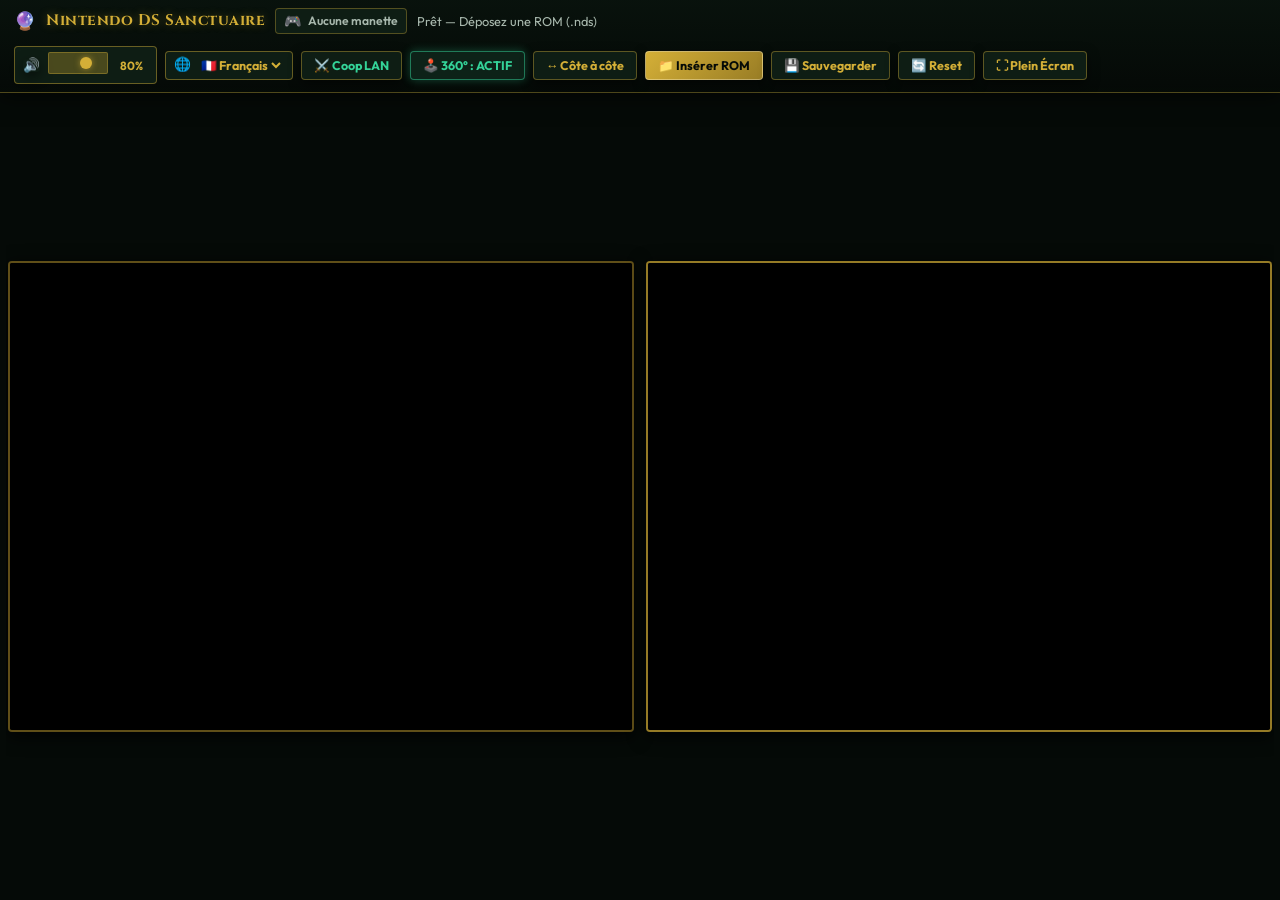
<file: emulators/ds/index.html>
<!doctype html>
<html lang="fr">
<head>
  <meta charset="utf-8">
  <meta name="viewport" content="width=device-width, initial-scale=1.0, maximum-scale=1.0, user-scalable=no">
  <title>Sanctuaire Nintendo DS — Quentin Beaud</title>
  <link rel="preconnect" href="https://fonts.googleapis.com">
  <link rel="preconnect" href="https://fonts.gstatic.com" crossorigin>
  <link href="https://fonts.googleapis.com/css2?family=Cinzel:wght@600;700&family=Outfit:wght@400;500;600;700&display=swap" rel="stylesheet">
  <link rel="stylesheet" href="dark.css">
  <style>
    * { box-sizing: border-box; }
    html, body {
      margin: 0;
      padding: 0;
      width: 100%;
      height: 100%;
      overflow: hidden;
      background: #050a07;
      color: #f0f4f1;
      font-family: 'Outfit', sans-serif;
      display: flex;
      flex-direction: column;
      align-items: center;
      justify-content: flex-start;
      -webkit-user-select: none;
      user-select: none;
    }

    /* Mode Imbriqué (dans le Sanctuaire RetroVault) */
    body.ds-embedded .ds-header {
      display: none !important;
    }
    body.ds-embedded,
    body.ds-embedded .ds-stage,
    body.ds-embedded desmond-player {
      width: 100% !important;
      height: 100% !important;
      max-width: 100% !important;
      max-height: 100% !important;
      margin: 0 !important;
      padding: 0 !important;
      overflow: hidden !important;
      display: flex !important;
      align-items: center !important;
      justify-content: center !important;
      background: transparent !important;
    }

    /* En-tête / Barre d'actions Dark Fantasy (Mode Standalone) */
    .ds-header {
      width: 100%;
      background: linear-gradient(180deg, rgba(9, 19, 13, 0.95) 0%, rgba(5, 10, 7, 0.9) 100%);
      border-bottom: 1px solid rgba(212, 175, 55, 0.35);
      padding: 8px 14px;
      display: flex;
      align-items: center;
      justify-content: space-between;
      gap: 12px;
      flex-wrap: wrap;
      z-index: 10;
      box-shadow: 0 4px 20px rgba(0, 0, 0, 0.6);
    }

    .ds-brand {
      display: flex;
      align-items: center;
      gap: 10px;
      flex-wrap: wrap;
    }

    .ds-title {
      font-family: 'Cinzel', serif;
      font-size: 0.95rem;
      font-weight: 700;
      color: #d4af37;
      letter-spacing: 0.5px;
      margin: 0;
      text-shadow: 0 0 10px rgba(212, 175, 55, 0.4);
    }

    .ds-status-bar {
      font-size: 0.8rem;
      color: #a8b8ad;
      max-width: 320px;
      overflow: hidden;
      text-overflow: ellipsis;
      white-space: nowrap;
    }

    /* Badge Manette Physique */
    .ds-gp-badge {
      display: inline-flex;
      align-items: center;
      gap: 6px;
      background: #0e1d14;
      border: 1px solid rgba(212, 175, 55, 0.35);
      border-radius: 4px;
      padding: 3px 8px;
      font-size: 0.76rem;
      font-weight: 600;
      color: #a8b8ad;
      transition: all 0.2s ease;
    }

    .ds-gp-badge.connected {
      border-color: rgba(52, 211, 153, 0.65);
      color: #34d399;
      background: #0d2218;
      box-shadow: 0 0 10px rgba(52, 211, 153, 0.3);
    }

    .ds-gp-icon {
      font-size: 0.88rem;
    }

    .ds-tools {
      display: flex;
      align-items: center;
      gap: 8px;
      flex-wrap: wrap;
    }

    /* Contrôle Volume */
    .ds-vol-wrap {
      display: inline-flex;
      align-items: center;
      gap: 6px;
      background: #0e1d14;
      border: 1px solid rgba(212, 175, 55, 0.45);
      border-radius: 4px;
      padding: 3px 8px;
      transition: border-color 0.15s ease, background 0.15s ease;
    }

    .ds-vol-wrap:hover, .ds-vol-wrap:focus-within {
      border-color: #d4af37;
      background: #14281c;
    }

    .ds-vol-btn {
      background: none;
      border: none;
      color: #d4af37;
      font-size: 0.85rem;
      cursor: pointer;
      padding: 0;
      display: flex;
      align-items: center;
      line-height: 1;
      transition: transform 0.1s ease;
    }

    .ds-vol-btn:hover {
      transform: scale(1.15);
    }

    .ds-vol-slider {
      -webkit-appearance: none;
      appearance: none;
      width: 60px;
      height: 4px;
      border-radius: 2px;
      background: rgba(212, 175, 55, 0.3);
      outline: none;
      cursor: pointer;
    }

    .ds-vol-slider::-webkit-slider-thumb {
      -webkit-appearance: none;
      appearance: none;
      width: 12px;
      height: 12px;
      border-radius: 50%;
      background: #d4af37;
      cursor: pointer;
      box-shadow: 0 0 6px rgba(212, 175, 55, 0.6);
      transition: transform 0.1s ease;
    }

    .ds-vol-slider::-webkit-slider-thumb:hover {
      transform: scale(1.2);
    }

    .ds-vol-slider::-moz-range-thumb {
      width: 12px;
      height: 12px;
      border-radius: 50%;
      background: #d4af37;
      border: none;
      cursor: pointer;
      box-shadow: 0 0 6px rgba(212, 175, 55, 0.6);
    }

    .ds-vol-val {
      font-size: 0.74rem;
      font-weight: 700;
      color: #d4af37;
      min-width: 28px;
    }

    .ds-lang-wrap {
      display: inline-flex;
      align-items: center;
      gap: 6px;
      background: #0e1d14;
      border: 1px solid rgba(212, 175, 55, 0.45);
      border-radius: 4px;
      padding: 3px 8px;
      transition: border-color 0.15s ease, background 0.15s ease;
    }

    .ds-lang-wrap:hover, .ds-lang-wrap:focus-within {
      border-color: #d4af37;
      background: #14281c;
    }

    .ds-lang-label {
      font-size: 0.85rem;
      cursor: pointer;
      user-select: none;
    }

    .ds-select {
      background: transparent;
      color: #d4af37;
      border: none;
      font-family: 'Outfit', sans-serif;
      font-weight: 700;
      font-size: 0.78rem;
      cursor: pointer;
      outline: none;
      padding: 2px 0;
    }

    .ds-select option {
      background: #09130d;
      color: #f0f4f1;
      font-weight: 600;
    }

    .ds-btn {
      color: #050a07;
      background: linear-gradient(135deg, #d4af37 0%, #997d25 100%);
      font-family: 'Outfit', sans-serif;
      font-weight: 700;
      font-size: 0.78rem;
      padding: 6px 12px;
      border: 1px solid rgba(255, 255, 255, 0.3);
      border-radius: 4px;
      cursor: pointer;
      display: inline-flex;
      align-items: center;
      gap: 5px;
      transition: filter 0.15s ease, transform 0.1s ease;
      white-space: nowrap;
    }

    .ds-btn:hover {
      filter: brightness(1.15);
      transform: translateY(-1px);
    }

    .ds-btn-secondary {
      background: #0e1d14;
      color: #d4af37;
      border: 1px solid rgba(212, 175, 55, 0.4);
    }

    .ds-btn-secondary:hover {
      background: #14281c;
      color: #fff;
    }

    .ds-btn-active {
      color: #34d399 !important;
      border-color: rgba(52, 211, 153, 0.5) !important;
      background: #0d2218 !important;
      box-shadow: 0 0 10px rgba(52, 211, 153, 0.3) !important;
    }

    /* Zone d'affichage des écrans */
    .ds-stage {
      flex: 1;
      width: 100%;
      display: flex;
      flex-direction: column;
      align-items: center;
      justify-content: center;
      position: relative;
      padding: 6px;
      touch-action: none;
      min-height: 0;
      overflow: hidden;
    }

    @media (orientation: landscape) and (max-height: 600px) {
      .ds-header {
        padding: 4px 10px;
        gap: 6px;
      }
      .ds-title {
        font-size: 0.84rem;
      }
      .ds-status-bar {
        font-size: 0.72rem;
        max-width: 180px;
      }
      .ds-gp-badge, .ds-vol-wrap, .ds-lang-wrap {
        padding: 2px 6px;
      }
      .ds-btn {
        padding: 4px 8px;
        font-size: 0.72rem;
      }
      .ds-stage {
        padding: 2px;
      }
    }

    desmond-player {
      display: flex;
      align-items: center;
      justify-content: center;
      width: 100%;
      height: 100%;
      max-width: 100%;
      max-height: 100%;
      margin: 0;
      padding: 0;
      overflow: hidden;
      touch-action: none;
      -webkit-touch-callout: none;
      user-select: none;
      -webkit-user-select: none;
    }

    /* Overlay glisser-déposer */
    .ds-drop-hint {
      position: absolute;
      inset: 12px;
      border: 2px dashed rgba(212, 175, 55, 0.4);
      border-radius: 8px;
      background: rgba(5, 10, 7, 0.85);
      backdrop-filter: blur(4px);
      display: flex;
      flex-direction: column;
      align-items: center;
      justify-content: center;
      gap: 10px;
      pointer-events: none;
      opacity: 0;
      transition: opacity 0.2s ease;
      z-index: 5;
    }

    .ds-drop-hint.active {
      opacity: 1;
      pointer-events: all;
    }

    .ds-drop-title {
      font-family: 'Cinzel', serif;
      font-size: 1.2rem;
      color: #d4af37;
    }

    .ds-drop-sub {
      font-size: 0.85rem;
      color: #a8b8ad;
    }
  </style>
</head>
<body>
  <div class="ds-header">
    <div class="ds-brand">
      <span style="font-size: 1.1rem;">🔮</span>
      <h1 class="ds-title">Nintendo DS Sanctuaire</h1>
      <div class="ds-gp-badge" id="ds-gp-badge" title="État de détection de la manette physique (PS5 / Xbox / Switch)">
        <span class="ds-gp-icon">🎮</span>
        <span id="ds-gp-name">Aucune manette</span>
      </div>
      <span class="ds-status-bar" id="ds-status">Prêt — Déposez une ROM (.nds)</span>
    </div>
    <div class="ds-tools">
      <div class="ds-vol-wrap" title="Volume sonore de la Nintendo DS">
        <button class="ds-vol-btn" id="ds-vol-mute" title="Couper / Rétablir le son" aria-label="Couper ou rétablir le son">🔊</button>
        <input type="range" class="ds-vol-slider" id="ds-vol-slider" min="0" max="1" step="0.02" value="0.8" aria-label="Contrôle du volume sonore">
        <span class="ds-vol-val" id="ds-vol-val">80%</span>
      </div>
      <div class="ds-lang-wrap" title="Langue de la console Nintendo DS (Micrologiciel)">
        <label for="ds-lang" class="ds-lang-label">🌐</label>
        <select id="ds-lang" class="ds-select" aria-label="Langue de la console Nintendo DS">
          <option value="2">🇫🇷 Français</option>
          <option value="1">🇬🇧 English</option>
          <option value="0">🇯🇵 日本語</option>
          <option value="3">🇩🇪 Deutsch</option>
          <option value="4">🇮🇹 Italiano</option>
          <option value="5">🇪🇸 Español</option>
        </select>
      </div>
      <button class="ds-btn ds-btn-secondary" id="btn-ds-lan" style="color: #34d399; font-weight: 700;" title="Rejoindre ou héberger une session Coop LAN P2P">⚔️ Coop LAN</button>
      <button class="ds-btn ds-btn-secondary ds-btn-active" id="btn-toggle-analog" title="Activer / Désactiver le stick analogique 360° (Pour Super Mario 64 DS en Mode Tactile)">🕹️ 360° : ACTIF</button>
      <button class="ds-btn ds-btn-secondary" id="btn-toggle-layout" title="Changer la disposition des deux écrans (Côte à côte / Superposé)">↔️ Côte à côte</button>
      <button class="ds-btn" id="btn-open-rom">📁 Insérer ROM</button>
      <button class="ds-btn ds-btn-secondary" id="btn-save-dsv" title="Télécharger le fichier de sauvegarde DSV">💾 Sauvegarder</button>
      <button class="ds-btn ds-btn-secondary" id="btn-restart" title="Redémarrer la console">🔄 Reset</button>
      <button class="ds-btn ds-btn-secondary" id="btn-fs" title="Basculer en Plein Écran">⛶ Plein Écran</button>
      <input type="file" id="file-input" accept=".nds" style="display: none;">
      <input type="file" id="restore-file" accept=".dsv,.sav,.bin" style="display: none;" onchange="if(typeof uiSaveRestore==='function')uiSaveRestore();">
    </div>
  </div>

  <div class="ds-stage" id="ds-stage">
    <desmond-player id="player"></desmond-player>
    <div class="ds-drop-hint" id="drop-hint">
      <div style="font-size: 2.2rem;">📥</div>
      <div class="ds-drop-title">Déposer la relique Nintendo DS (.nds)</div>
      <div class="ds-drop-sub">Le moteur DeSmuME WebAssembly lancera immédiatement la cartouche à 60 FPS.</div>
    </div>
    <div id="msg-layer" hidden style="position: absolute; bottom: 12px; right: 12px; background: rgba(9, 19, 13, 0.9); color: #d4af37; border: 1px solid rgba(212, 175, 55, 0.4); border-radius: 4px; padding: 4px 8px; font-size: 0.74rem; pointer-events: none; z-index: 10;">
      <span id="msg-text"></span>
    </div>
  </div>

  <script src="desmond.min.js?v=9.4"></script>
  <script>
    (function() {
      // Détection automatique du mode imbriqué (dans RetroVault)
      const isEmbedded = (window.parent && window.parent !== window) || new URLSearchParams(window.location.search).has("embedded");
      if (isEmbedded) {
        document.body.classList.add("ds-embedded");
      }

      const player = document.querySelector("desmond-player");
      const statusEl = document.getElementById("ds-status");
      const fileInput = document.getElementById("file-input");
      const dropHint = document.getElementById("drop-hint");
      const btnOpen = document.getElementById("btn-open-rom");
      const btnSave = document.getElementById("btn-save-dsv");
      const btnReset = document.getElementById("btn-restart");
      const langSelect = document.getElementById("ds-lang");
      const btnToggleAnalog = document.getElementById("btn-toggle-analog");
      const btnToggleLayout = document.getElementById("btn-toggle-layout");
      const gpBadge = document.getElementById("ds-gp-badge");
      const gpNameEl = document.getElementById("ds-gp-name");
      const volSlider = document.getElementById("ds-vol-slider");
      const volBtn = document.getElementById("ds-vol-mute");
      const volVal = document.getElementById("ds-vol-val");

      let currentLanguage = 2; // Français par défaut (0: JP, 1: EN, 2: FR, 3: DE, 4: IT, 5: ES)
      let fwLangOffset = -1;

      const dsLangNames = {
        0: "Japonais",
        1: "Anglais",
        2: "Français",
        3: "Allemand",
        4: "Italien",
        5: "Espagnol"
      };

      // Restaurer la préférence de langue depuis localStorage
      try {
        const savedLang = localStorage.getItem("nds_fw_lang");
        if (savedLang !== null) {
          const parsed = parseInt(savedLang, 10);
          if (parsed >= 0 && parsed <= 5) {
            currentLanguage = parsed;
          }
        }
      } catch (err) {}

      if (langSelect) {
        langSelect.value = String(currentLanguage);
      }

      // ====================================================================
      // GESTION DU VOLUME SONORE (DeSmuME WebAudio GainNode)
      // ====================================================================
      let currentVol = 0.8;
      let previousVol = 0.8;

      try {
        const savedVol = localStorage.getItem("rv_volume");
        if (savedVol !== null) {
          const parsed = parseFloat(savedVol);
          if (!isNaN(parsed) && parsed >= 0 && parsed <= 1) currentVol = parsed;
        }
      } catch (e) {}

      function applyVolume(val, save = true) {
        currentVol = Math.max(0, Math.min(1, Number(val)));
        if (volSlider) volSlider.value = String(currentVol);
        if (volVal) volVal.textContent = Math.round(currentVol * 100) + "%";
        if (volBtn) volBtn.textContent = currentVol === 0 ? "🔇" : "🔊";

        if (typeof window.setDsVolume === "function") {
          window.setDsVolume(currentVol);
        }
        if (save) {
          try { localStorage.setItem("rv_volume", String(currentVol)); } catch(e) {}
        }
      }

      if (volSlider) {
        volSlider.addEventListener("input", (e) => {
          applyVolume(parseFloat(e.target.value));
        });
      }

      if (volBtn) {
        volBtn.addEventListener("click", () => {
          if (currentVol > 0) {
            previousVol = currentVol;
            applyVolume(0);
          } else {
            applyVolume(previousVol > 0 ? previousVol : 0.8);
          }
        });
      }

      applyVolume(currentVol, false);

      // Déverrouillage automatique du son dans Google Chrome sur tout premier geste utilisateur
      const unlockAudio = () => {
        if (window.tryInitSound) {
          try { window.tryInitSound(); } catch(e) {}
        }
        if (window.audioContext && window.audioContext.state === "suspended") {
          window.audioContext.resume().catch(() => {});
        }
      };
      ["pointerdown", "mousedown", "touchstart", "keydown"].forEach((evt) => {
        window.addEventListener(evt, unlockAudio, { passive: true, capture: true });
      });

      // ====================================================================
      // DÉTECTION AVANCÉE DE MANETTE (PS5 DUALSENSE, XBOX, SWITCH)
      // ====================================================================
      function getGamepadBrandName(gp) {
        if (!gp || !gp.id) return "Manette active";
        const id = gp.id.toLowerCase();
        if (id.includes("dualsense") || id.includes("054c") || id.includes("ps5") || (id.includes("wireless controller") && !id.includes("xbox"))) {
          return "PS5 DualSense";
        }
        if (id.includes("dualshock") || id.includes("ps4") || id.includes("playstation")) {
          return "PlayStation";
        }
        if (id.includes("xbox") || id.includes("x-box") || id.includes("045e")) {
          return "Xbox";
        }
        if (id.includes("switch") || id.includes("pro controller") || id.includes("joy-con")) {
          return "Switch Pro";
        }
        return gp.id.length > 22 ? gp.id.substring(0, 20) + "..." : gp.id;
      }

      let lastGamepadBrand = "";

      function updateGamepadBadge(gp) {
        if (!gpBadge || !gpNameEl) return;
        if (gp && gp.connected) {
          const brand = getGamepadBrandName(gp);
          gpBadge.classList.add("connected");
          gpNameEl.textContent = brand;
          if (brand !== lastGamepadBrand) {
            lastGamepadBrand = brand;
            setStatus("🎮 " + brand + " connectée (Contrôles actifs)", "#34d399");
          }
        } else {
          gpBadge.classList.remove("connected");
          gpNameEl.textContent = "Aucune manette";
          lastGamepadBrand = "";
        }
      }

      window.onDsGamepadDetected = function(gp) {
        updateGamepadBadge(gp);
        unlockAudio();
      };

      window.onDsGamepadDisconnected = function() {
        updateGamepadBadge(null);
      };

      window.addEventListener("gamepadconnected", (e) => {
        updateGamepadBadge(e.gamepad);
        unlockAudio();
      });

      window.addEventListener("gamepaddisconnected", () => {
        updateGamepadBadge(null);
      });

      // ====================================================================
      // CONFIGURATION LANGUE FIRMWARE DS
      // ====================================================================
      function getFwLanguageOffset() {
        if (typeof Module === "undefined" || !Module.HEAPU8) return -1;
        const heap = Module.HEAPU8;
        if (fwLangOffset !== -1 && heap[fwLangOffset - 1] === 24 && heap[fwLangOffset + 1] === 3) {
          return fwLangOffset;
        }
        const needle = [68, 0, 101, 0, 83, 0, 109, 0, 117, 0, 77, 0, 69, 0]; // "DeSmuME" UTF-16
        const limit = Math.min(heap.length, 75000000);
        for (let i = 0; i < limit; i++) {
          if (heap[i] === 68 && heap[i+1] === 0 && heap[i+2] === 101 && heap[i+3] === 0) {
            let match = true;
            for (let j = 0; j < needle.length; j++) {
              if (heap[i + j] !== needle[j]) { match = false; break; }
            }
            if (match && heap[i + 80] === 3 && heap[i + 78] === 24) {
              fwLangOffset = i + 79;
              return fwLangOffset;
            }
          }
        }
        return -1;
      }

      function applyFirmwareLanguage(langCode) {
        const code = parseInt(langCode, 10);
        if (isNaN(code) || code < 0 || code > 5) return;
        currentLanguage = code;
        try { localStorage.setItem("nds_fw_lang", code); } catch(err) {}

        const offset = getFwLanguageOffset();
        if (offset !== -1 && Module.HEAPU8) {
          Module.HEAPU8[offset] = code;
        }

        try {
          if (typeof Module !== "undefined" && Module._getSymbol) {
            const ramBase = Module._getSymbol(7);
            if (ramBase && Module.HEAPU8) {
              Module.HEAPU8[ramBase + 0x3FFCE4] = 48 + code;
            }
          }
        } catch(err) {}
      }

      function ensureLanguageApplied() {
        if (typeof Module !== "undefined" && Module.HEAPU8) {
          applyFirmwareLanguage(currentLanguage);
        } else {
          setTimeout(ensureLanguageApplied, 100);
        }
      }
      ensureLanguageApplied();

      if (langSelect) {
        langSelect.addEventListener("change", (e) => {
          const newCode = parseInt(e.target.value, 10);
          applyFirmwareLanguage(newCode);
          const name = dsLangNames[newCode] || "Inconnue";
          if (typeof romSize !== "undefined" && romSize > 0) {
            setStatus("🌐 Langue : " + name + " active | Cliquez sur Reset pour recharger le jeu", "#34d399");
          } else {
            setStatus("🌐 Langue console : " + name + " active pour les prochains jeux", "#34d399");
          }
        });
      }

      // ====================================================================
      // PONT ANALOGIQUE 360° GAMEPAD -> ÉCRAN TACTILE DS
      // Conçu pour Super Mario 64 DS & contrôles analogiques continus
      // ====================================================================
      const DSAnalogBridge = (function() {
        const CENTER_X = 128;       // Centre écran tactile DS (256 / 2)
        const CENTER_Y = 96;        // Centre écran tactile DS (192 / 2)
        const MAX_RADIUS = 38;      // Rayon maximal de l'anneau tactile SM64DS
        const DEADZONE = 0.15;      // Deadzone circulaire
        const CAM_THRESHOLD = 0.45; // Seuil rotation caméra stick droit

        let enabled = true;
        let isUserPhysicalTouch = false;

        window.addEventListener("pointerdown", () => { isUserPhysicalTouch = true; }, true);
        window.addEventListener("pointerup",   () => { isUserPhysicalTouch = false; }, true);
        window.addEventListener("pointercancel", () => { isUserPhysicalTouch = false; }, true);
        window.addEventListener("mousedown",   () => { isUserPhysicalTouch = true; }, true);
        window.addEventListener("mouseup",     () => { isUserPhysicalTouch = false; }, true);
        window.addEventListener("touchstart",  () => { isUserPhysicalTouch = true; }, true);
        window.addEventListener("touchend",    () => { isUserPhysicalTouch = false; }, true);

        return {
          isEnabled() { return enabled; },
          setEnabled(val) { enabled = !!val; },
          toggle() { enabled = !enabled; return enabled; },
          setUserTouch(val) { isUserPhysicalTouch = !!val; },
          isUserTouch() { return isUserPhysicalTouch; },

          process(gamepad) {
            if (!enabled || !gamepad) return false;
            if (isUserPhysicalTouch) return false;

            const ax0 = gamepad.axes[0] || 0;
            const ax1 = gamepad.axes[1] || 0;
            const mag = Math.sqrt(ax0 * ax0 + ax1 * ax1);

            let stickActive = false;

            if (mag > DEADZONE) {
              stickActive = true;
              const normalizedMag = Math.min(1.0, (mag - DEADZONE) / (1.0 - DEADZONE));
              const angle = Math.atan2(ax1, ax0);

              const targetX = CENTER_X + Math.cos(angle) * (normalizedMag * MAX_RADIUS);
              const targetY = CENTER_Y + Math.sin(angle) * (normalizedMag * MAX_RADIUS);

              window.touched = 1;
              window.touchX = Math.max(0, Math.min(255, Math.round(targetX)));
              window.touchY = Math.max(0, Math.min(191, Math.round(targetY)));
            } else {
              if (window.touched === 1) {
                window.touched = 0;
              }
            }

            // Mappage caméra stick droit (axes[2])
            if (gamepad.axes && gamepad.axes.length >= 3 && window.emuKeyState && window.keyNameToKeyId) {
              const rightX = gamepad.axes[2] || 0;
              if (rightX < -CAM_THRESHOLD) {
                window.emuKeyState[window.keyNameToKeyId.left] = true;
              } else if (rightX > CAM_THRESHOLD) {
                window.emuKeyState[window.keyNameToKeyId.right] = true;
              }
            }

            return stickActive;
          }
        };
      })();
      window.DSAnalogBridge = DSAnalogBridge;

      function updateAnalogBtnState() {
        if (!btnToggleAnalog) return;
        const active = DSAnalogBridge.isEnabled();
        btnToggleAnalog.textContent = active ? "🕹️ 360° : ACTIF" : "🕹️ 360° : OFF";
        if (active) {
          btnToggleAnalog.classList.add("ds-btn-active");
        } else {
          btnToggleAnalog.classList.remove("ds-btn-active");
        }
      }

      if (btnToggleAnalog) {
        btnToggleAnalog.addEventListener("click", () => {
          const isNowActive = DSAnalogBridge.toggle();
          updateAnalogBtnState();
          setStatus(
            isNowActive
              ? "🕹️ Stick 360° ACTIF (Requis : réglez SM64DS sur Mode Tactile dans Options)"
              : "🕹️ Stick 360° DÉSACTIVÉ (Croix D-Pad classique)",
            isNowActive ? "#34d399" : "#d4af37"
          );
        });
      }

      // ====================================================================
      // BOUCLE GAMEPAD PRINCIPALE
      // ====================================================================
      const defaultProcessGamepadInput = window.processGamepadInput;

      window.processGamepadInput = function() {
        const gamepads = navigator.getGamepads ? navigator.getGamepads() : [];
        let gp = null;
        for (let i = 0; i < gamepads.length; i++) {
          if (gamepads[i] && gamepads[i].connected) {
            gp = gamepads[i];
            break;
          }
        }

        updateGamepadBadge(gp);

        if (gp) {
          // Exécuter le mapping natif complet des touches (Cross=B, Circle=A, Square=Y, Triangle=X, L1, R1, Options=Start, Share=Select)
          if (typeof defaultProcessGamepadInput === "function") {
            defaultProcessGamepadInput();
          }

          // Traitement analogique 360° pour Mario 64 DS
          if (DSAnalogBridge.isEnabled()) {
            const stickActive = DSAnalogBridge.process(gp);

            // Si le stick analogique est actif, préserver les vrais boutons de la croix directionnelle D-Pad
            if (stickActive && window.emuKeyState && window.keyNameToKeyId) {
              const btnUp = gp.buttons[12] && gp.buttons[12].pressed;
              const btnDown = gp.buttons[13] && gp.buttons[13].pressed;
              const btnLeft = gp.buttons[14] && gp.buttons[14].pressed;
              const btnRight = gp.buttons[15] && gp.buttons[15].pressed;

              window.emuKeyState[window.keyNameToKeyId.up] = !!btnUp;
              window.emuKeyState[window.keyNameToKeyId.down] = !!btnDown;
              window.emuKeyState[window.keyNameToKeyId.left] = !!btnLeft;
              window.emuKeyState[window.keyNameToKeyId.right] = !!btnRight;
            }
          }
        } else if (typeof defaultProcessGamepadInput === "function") {
          defaultProcessGamepadInput();
        }
      };

      // Style Dark Fantasy dans le Shadow DOM du player Desmond
      if (player && player.shadowRoot) {
        const shadowStyle = document.createElement("style");
        shadowStyle.textContent = `
          #player {
            container-type: size;
            display: flex !important;
            align-items: center !important;
            justify-content: center !important;
            width: 100% !important;
            height: 100% !important;
            box-sizing: border-box !important;
            margin: 0 auto !important;
            padding: 4px !important;
            overflow: hidden !important;
            touch-action: none !important;
            -webkit-touch-callout: none !important;
            user-select: none !important;
            -webkit-user-select: none !important;
          }
          canvas {
            image-rendering: pixelated !important;
            image-rendering: -moz-crisp-edges !important;
            image-rendering: crisp-edges !important;
            aspect-ratio: 4 / 3 !important;
            border: 2px solid rgba(212, 175, 55, 0.45) !important;
            border-radius: 4px !important;
            box-shadow: 0 4px 18px rgba(0, 0, 0, 0.85) !important;
            background: #000 !important;
            display: block !important;
            box-sizing: content-box !important;
            flex-shrink: 0 !important;
            touch-action: none !important;
            -webkit-touch-callout: none !important;
            user-select: none !important;
            -webkit-user-select: none !important;
          }
          #bottom {
            cursor: crosshair !important;
            border-color: rgba(212, 175, 55, 0.7) !important;
            touch-action: none !important;
            -webkit-touch-callout: none !important;
            user-select: none !important;
            -webkit-user-select: none !important;
          }
          /* Forçage Côte à côte explicite */
          #player.ds-side-by-side {
            flex-direction: row !important;
            gap: 12px !important;
            height: 100% !important;
            max-height: 100% !important;
            align-items: center !important;
            justify-content: center !important;
          }
          #player.ds-side-by-side canvas {
            width: var(--dyn-w, min(calc(50cqw - 14px), calc((100cqh - 14px) * 4 / 3))) !important;
            height: auto !important;
            max-width: calc(50cqw - 8px) !important;
            max-height: calc(100cqh - 8px) !important;
          }
          /* Forçage Superposé vertical explicite */
          #player.ds-vertical {
            flex-direction: column !important;
            gap: 8px !important;
            width: 100% !important;
            max-width: 100% !important;
            height: 100% !important;
            max-height: 100% !important;
            align-items: center !important;
            justify-content: center !important;
          }
          #player.ds-vertical canvas {
            width: var(--dyn-w, min(calc(100cqw - 14px), calc((50cqh - 14px) * 4 / 3))) !important;
            height: auto !important;
            max-width: calc(100cqw - 8px) !important;
            max-height: calc(50cqh - 8px) !important;
          }
          /* Mode Paysage automatique (Côte à côte : Écran haut à gauche, écran tactile à droite) */
          @media (orientation: landscape), (min-aspect-ratio: 1/1) {
            #player:not(.ds-vertical) {
              flex-direction: row !important;
              gap: 12px !important;
              height: 100% !important;
              max-height: 100% !important;
            }
            #player:not(.ds-vertical) canvas {
              width: var(--dyn-w, min(calc(50cqw - 14px), calc((100cqh - 14px) * 4 / 3))) !important;
              height: auto !important;
              max-width: calc(50cqw - 8px) !important;
              max-height: calc(100cqh - 8px) !important;
            }
          }
          /* Mode Portrait automatique (Superposé vertical : Écran haut au dessus, tactile en bas) */
          @media (orientation: portrait) and (max-aspect-ratio: 1/1) {
            #player:not(.ds-side-by-side) {
              flex-direction: column !important;
              gap: 8px !important;
              width: 100% !important;
              max-width: 100% !important;
              height: 100% !important;
              max-height: 100% !important;
            }
            #player:not(.ds-side-by-side) canvas {
              width: var(--dyn-w, min(calc(100cqw - 14px), calc((50cqh - 14px) * 4 / 3))) !important;
              height: auto !important;
              max-width: calc(100cqw - 8px) !important;
              max-height: calc(50cqh - 8px) !important;
            }
          }
        `;
        player.shadowRoot.appendChild(shadowStyle);
      }

      // Observateur de redimensionnement dynamique (garantit l'échelle réactive proportionnelle)
      function setupCanvasScaling() {
        if (!player || !player.shadowRoot) return;
        const innerPlayer = player.shadowRoot.querySelector("#player");
        if (!innerPlayer) return;
        const canvases = innerPlayer.querySelectorAll("canvas");
        if (!canvases || canvases.length === 0) return;

        const updateCanvasDimensions = () => {
          const rect = innerPlayer.getBoundingClientRect();
          if (!rect.width || !rect.height) return;
          const isVert = innerPlayer.classList.contains("ds-vertical");
          let w;
          if (isVert) {
            const maxW = rect.width - 16;
            const maxH = (rect.height - 16) / 2;
            w = Math.min(maxW, maxH * (4 / 3));
          } else {
            const maxW = (rect.width - 20) / 2;
            const maxH = rect.height - 16;
            w = Math.min(maxW, maxH * (4 / 3));
          }
          if (w > 0) {
            const roundedW = Math.floor(w) + "px";
            canvases.forEach(cv => cv.style.setProperty("--dyn-w", roundedW));
          }
        };

        window.updateDsCanvasDimensions = updateCanvasDimensions;
        updateCanvasDimensions();

        if (window.ResizeObserver) {
          const ro = new ResizeObserver(updateCanvasDimensions);
          ro.observe(innerPlayer);
          ro.observe(document.body);
        }
        window.addEventListener("resize", updateCanvasDimensions);
      }
      setupCanvasScaling();

      // ====================================================================
      // GESTION DU TACTILE DS (POINTER & TOUCH EVENTS POUR MOBILE ET STYLET)
      // ====================================================================
      function setupBottomTouchControls() {
        if (!player || !player.shadowRoot) return;
        const bottomCanvas = player.shadowRoot.getElementById("bottom");
        if (!bottomCanvas) {
          setTimeout(setupBottomTouchControls, 100);
          return;
        }

        let isPointerDown = false;
        let activePointerId = null;

        const updateCoords = (clientX, clientY) => {
          const rect = bottomCanvas.getBoundingClientRect();
          if (!rect.width || !rect.height) return;
          const rx = (clientX - rect.left) / rect.width;
          const ry = (clientY - rect.top) / rect.height;
          const clampedX = Math.max(0, Math.min(1, rx));
          const clampedY = Math.max(0, Math.min(1, ry));
          window.touchX = Math.round(clampedX * 255);
          window.touchY = Math.round(clampedY * 191);
        };

        const handlePointerDown = (e) => {
          if (e.pointerType === "mouse" && e.button !== 0) return;
          isPointerDown = true;
          activePointerId = e.pointerId;
          if (typeof DSAnalogBridge !== "undefined" && DSAnalogBridge.setUserTouch) {
            DSAnalogBridge.setUserTouch(true);
          }
          try {
            bottomCanvas.setPointerCapture(e.pointerId);
          } catch(err) {}
          updateCoords(e.clientX, e.clientY);
          window.touched = 1;
          if (typeof tryInitSound === "function") tryInitSound();
          if (e.cancelable) e.preventDefault();
        };

        const handlePointerMove = (e) => {
          if (!isPointerDown) return;
          updateCoords(e.clientX, e.clientY);
          window.touched = 1;
          if (e.cancelable) e.preventDefault();
        };

        const handlePointerEnd = (e) => {
          if (activePointerId !== null && e.pointerId === activePointerId) {
            isPointerDown = false;
            activePointerId = null;
            try {
              bottomCanvas.releasePointerCapture(e.pointerId);
            } catch(err) {}
          }
          if (!isPointerDown) {
            window.touched = 0;
            if (typeof DSAnalogBridge !== "undefined" && DSAnalogBridge.setUserTouch) {
              DSAnalogBridge.setUserTouch(false);
            }
          }
          if (e.cancelable) e.preventDefault();
        };

        bottomCanvas.addEventListener("pointerdown", handlePointerDown, { passive: false });
        bottomCanvas.addEventListener("pointermove", handlePointerMove, { passive: false });
        bottomCanvas.addEventListener("pointerup", handlePointerEnd, { passive: false });
        bottomCanvas.addEventListener("pointercancel", handlePointerEnd, { passive: false });
        bottomCanvas.addEventListener("lostpointercapture", handlePointerEnd, { passive: false });

        // Événements Touch directs en secours (iOS Safari / WebKit)
        bottomCanvas.addEventListener("touchstart", (e) => {
          if (e.touches && e.touches.length > 0) {
            isPointerDown = true;
            if (typeof DSAnalogBridge !== "undefined" && DSAnalogBridge.setUserTouch) {
              DSAnalogBridge.setUserTouch(true);
            }
            updateCoords(e.touches[0].clientX, e.touches[0].clientY);
            window.touched = 1;
            if (typeof tryInitSound === "function") tryInitSound();
          }
          if (e.cancelable) e.preventDefault();
        }, { passive: false });

        bottomCanvas.addEventListener("touchmove", (e) => {
          if (e.touches && e.touches.length > 0) {
            updateCoords(e.touches[0].clientX, e.touches[0].clientY);
            window.touched = 1;
          }
          if (e.cancelable) e.preventDefault();
        }, { passive: false });

        bottomCanvas.addEventListener("touchend", (e) => {
          if (!e.touches || e.touches.length === 0) {
            isPointerDown = false;
            window.touched = 0;
            if (typeof DSAnalogBridge !== "undefined" && DSAnalogBridge.setUserTouch) {
              DSAnalogBridge.setUserTouch(false);
            }
          }
          if (e.cancelable) e.preventDefault();
        }, { passive: false });

        bottomCanvas.addEventListener("touchcancel", (e) => {
          if (!e.touches || e.touches.length === 0) {
            isPointerDown = false;
            window.touched = 0;
            if (typeof DSAnalogBridge !== "undefined" && DSAnalogBridge.setUserTouch) {
              DSAnalogBridge.setUserTouch(false);
            }
          }
          if (e.cancelable) e.preventDefault();
        }, { passive: false });
      }
      setupBottomTouchControls();

      // ====================================================================
      // GESTION DE LA DISPOSITION DES DEUX ÉCRANS NINTENDO DS
      // ====================================================================
      let currentDsLayout = "side-by-side";
      try {
        const savedLayout = localStorage.getItem("rv_ds_layout");
        if (savedLayout === "vertical" || savedLayout === "side-by-side") {
          currentDsLayout = savedLayout;
        }
      } catch(e) {}

      function applyDsLayout(mode) {
        currentDsLayout = (mode === "vertical") ? "vertical" : "side-by-side";
        const innerPlayer = player && player.shadowRoot ? player.shadowRoot.querySelector("#player") : null;
        if (!innerPlayer) {
          setTimeout(() => applyDsLayout(mode), 80);
          return;
        }
        innerPlayer.classList.remove("ds-side-by-side", "ds-vertical");
        if (currentDsLayout === "side-by-side") {
          innerPlayer.classList.add("ds-side-by-side");
        } else {
          innerPlayer.classList.add("ds-vertical");
        }
        if (typeof window.updateDsCanvasDimensions === "function") {
          window.updateDsCanvasDimensions();
        }
        if (btnToggleLayout) {
          btnToggleLayout.textContent = (currentDsLayout === "side-by-side") ? "↔️ Côte à côte" : "↕️ Superposé";
        }
        try { localStorage.setItem("rv_ds_layout", currentDsLayout); } catch(e) {}
      }

      if (btnToggleLayout) {
        btnToggleLayout.addEventListener("click", () => {
          const next = currentDsLayout === "side-by-side" ? "vertical" : "side-by-side";
          applyDsLayout(next);
          setStatus("📱 Disposition DS : " + (next === "side-by-side" ? "Côte à côte (Grand Format)" : "Superposé (Authentique)"), "#34d399");
        });
      }

      applyDsLayout(currentDsLayout);

      function setStatus(text, color = "#d4af37") {
        if (statusEl) {
          statusEl.textContent = text;
          statusEl.style.color = color;
        }
      }

      let isRomLoading = false;
      let lastLoadedBlob = null;
      let lastLoadedName = null;
      let lastLoadTimestamp = 0;

      function loadRomBlob(blob, name, force = false) {
        if (!blob) return;
        const targetName = name || blob.name || "relique.nds";
        const now = Date.now();

        // Protection anti-course (race condition) : ignorer les doublons concurrents
        if (!force && lastLoadedName === targetName && (now - lastLoadTimestamp < 3000)) {
          console.warn("[DS] Requête de chargement ignorée (doublon bloqué) :", targetName);
          return;
        }

        isRomLoading = true;
        lastLoadedBlob = blob;
        lastLoadedName = targetName;
        lastLoadTimestamp = now;

        applyFirmwareLanguage(currentLanguage);
        unlockAudio();

        const isSM64 = lastLoadedName.toLowerCase().includes("mario 64") || lastLoadedName.toLowerCase().includes("mario64");
        if (isSM64) {
          DSAnalogBridge.setEnabled(true);
          updateAnalogBtnState();
        }

        setStatus("⏳ Invocation de " + lastLoadedName + " (Langue : " + (dsLangNames[currentLanguage] || "FR") + ")...");
        try {
          const url = URL.createObjectURL(blob);
          if (player && typeof player.loadURL === "function") {
            player.loadURL(url, function() {
              isRomLoading = false;
              unlockAudio();
              const saveToInject = window.activePendingSave || window.pendingSaveData;
              if (saveToInject && typeof window.loadDsSaveData === "function") {
                window.loadDsSaveData(saveToInject);
                console.log("[DS] Sauvegarde cartouche injectée après chargement ROM.");
              }
              if (isSM64) {
                setStatus("🎮 " + lastLoadedName + " | 🕹️ Stick 360° ACTIF (Mode Tactile conseillé dans Options SM64DS)", "#34d399");
              } else {
                setStatus("🎮 En cours : " + lastLoadedName + " (Langue : " + (dsLangNames[currentLanguage] || "FR") + " — Stylet actif)", "#34d399");
              }
            });
          }
        } catch (err) {
          isRomLoading = false;
          console.error("Erreur chargement ROM:", err);
          setStatus("❌ Erreur : " + err.message, "#ef4444");
        }
      }
      window.loadRomBlob = loadRomBlob;

      // Gestion des boutons
      btnOpen.addEventListener("click", () => fileInput.click());
      fileInput.addEventListener("change", (e) => {
        if (e.target.files && e.target.files[0]) {
          const file = e.target.files[0];
          loadRomBlob(file, file.name);
        }
      });

      btnSave.addEventListener("click", () => {
        let savedLocally = false;
        if (typeof window.getDsSaveData === "function") {
          const data = window.getDsSaveData();
          if (data && data.length > 0 && window.parent && window.parent !== window) {
            window.parent.postMessage({
              type: "DS_SAVE_DATA",
              name: lastLoadedName,
              data: Array.from(data)
            }, "*");
            savedLocally = true;
            setStatus("💾 Sauvegarde enregistrée dans le Sanctuaire !", "#34d399");
          }
        }
        if (typeof uiSaveBackup === "function") {
          uiSaveBackup();
          if (!savedLocally) setStatus("💾 Fichier de sauvegarde .dsv exporté", "#34d399");
        } else if (!savedLocally) {
          setStatus("⚠️ Sauvegarde non disponible pour le moment", "#fda4af");
        }
      });

      btnReset.addEventListener("click", () => {
        if (window.parent && window.parent !== window) {
          window.parent.postMessage({ type: "TRIGGER_RESET" }, "*");
          return;
        }
        applyFirmwareLanguage(currentLanguage);
        if (lastLoadedBlob) {
          loadRomBlob(lastLoadedBlob, lastLoadedName, true);
          setStatus("🔄 Console redémarrée (Langue : " + (dsLangNames[currentLanguage] || "FR") + ")", "#34d399");
          return;
        }
        location.reload();
      });

      // Drag & Drop
      window.addEventListener("dragenter", (e) => {
        e.preventDefault();
        dropHint.classList.add("active");
      });
      window.addEventListener("dragover", (e) => {
        e.preventDefault();
      });
      window.addEventListener("dragleave", (e) => {
        if (e.relatedTarget === null || e.clientX === 0 || e.clientY === 0) {
          dropHint.classList.remove("active");
        }
      });
      window.addEventListener("drop", (e) => {
        e.preventDefault();
        dropHint.classList.remove("active");
        if (e.dataTransfer && e.dataTransfer.files && e.dataTransfer.files[0]) {
          const file = e.dataTransfer.files[0];
          loadRomBlob(file, file.name);
          if (window.parent && window.parent !== window) {
            try {
              window.parent.postMessage({
                type: "NDS_ROM_LOADED",
                name: file.name,
                blob: file
              }, "*");
            } catch(e) {}
          }
        }
      });

      // Mappage touches DS Desmond
      // ["right", "left", "down", "up", "select", "start", "b", "a", "y", "x", "l", "r", "debug", "lid"]
      const dsKeyMap = {
        right: 0,
        left: 1,
        down: 2,
        up: 3,
        select: 4,
        start: 5,
        b: 6,
        a: 7,
        y: 8,
        x: 9,
        l: 10,
        r: 11
      };

      const dsKeyCodeMap = {
        right: 39,
        left: 37,
        down: 40,
        up: 38,
        select: 86, // Touche V
        start: 66,  // Touche B
        b: 90,
        a: 88,
        y: 65,
        x: 83,
        l: 81,
        r: 87
      };

      // Mappage direct clavier pour le jeu DS (standalone & unifié Sanctuaire)
      const UNIFIED_DS_KEY_MAP = {
        "KeyK": 6, "Numpad5": 6, // B
        "KeyL": 7, "Numpad6": 7, // A
        "KeyI": 8, "Numpad4": 8, // Y
        "KeyO": 9, "Numpad8": 9, // X
        "KeyU": 10, "Numpad7": 10, // L
        "KeyP": 11, "Numpad9": 11, // R
        "KeyB": 5, // Start
        "KeyV": 4, // Select
        "KeyW": 3, "KeyZ": 3, "ArrowUp": 3,    // Up
        "KeyS": 2, "ArrowDown": 2,             // Down
        "KeyA": 1, "KeyQ": 1, "ArrowLeft": 1,  // Left
        "KeyD": 0, "ArrowRight": 0             // Right
      };

      window.addEventListener("keydown", (e) => {
        unlockAudio();
        if (e.key === "F2") {
          e.preventDefault();
          if (window.parent && window.parent !== window) {
            window.parent.postMessage({ type: "TRIGGER_SAVE" }, "*");
          } else if (btnSave) {
            btnSave.click();
          }
          return;
        }
        if (e.key === "F4") {
          e.preventDefault();
          if (window.parent && window.parent !== window) {
            window.parent.postMessage({ type: "TRIGGER_LOAD" }, "*");
          } else {
            const rf = document.getElementById("restore-file");
            if (rf) rf.click();
          }
          return;
        }
        const btnId = UNIFIED_DS_KEY_MAP[e.code];
        if (btnId !== undefined && window.emuKeyState) {
          window.emuKeyState[btnId] = true;
          if (["KeyB", "KeyV", "ArrowUp", "ArrowDown", "ArrowLeft", "ArrowRight"].includes(e.code)) {
            e.preventDefault();
          }
        }
      });
      window.addEventListener("keyup", (e) => {
        const btnId = UNIFIED_DS_KEY_MAP[e.code];
        if (btnId !== undefined && window.emuKeyState) {
          window.emuKeyState[btnId] = false;
        }
      });

      // Écoute des ordres envoyés depuis la fenêtre parente (RetroVault)
      window.addEventListener("message", (e) => {
        if (!e.data) return;

        if (e.data.type === "LOAD_ROM" && e.data.blob) {
          if (e.data.save && e.data.save.length > 0) {
            const raw = e.data.save;
            const uint8 = (raw instanceof Uint8Array) ? raw : new Uint8Array(raw);
            window.pendingSaveData = uint8;
            window.activePendingSave = uint8;
            if (typeof window.gameID === "string" && window.gameID && typeof localforage !== "undefined") {
              try { localforage.setItem("sav-" + window.gameID, uint8); } catch(err) {}
            }
          }
          loadRomBlob(e.data.blob, e.data.name);
        } else if (e.data.type === "SET_DS_LAYOUT") {
          applyDsLayout(e.data.layout);
        } else if (e.data.type === "SET_SCALE" || e.data.type === "RESIZE") {
          if (typeof window.updateDsCanvasDimensions === "function") {
            setTimeout(window.updateDsCanvasDimensions, 50);
            setTimeout(window.updateDsCanvasDimensions, 260); // après la transition CSS de retro-vault (250ms)
          }
        } else if (e.data.type === "SET_SPEED") {
          const spd = parseFloat(e.data.speed) || 1;
          window.dsSpeedMultiplier = spd;
          setStatus("⚡ Vitesse DS : " + spd + "x", "#34d399");
        } else if (e.data.type === "SET_VOLUME") {
          const vol = parseFloat(e.data.volume);
          if (!isNaN(vol)) {
            applyVolume(vol, false);
          }
        } else if (e.data.type === "KEY_STATE") {
          const btn = (e.data.btn || "").toLowerCase();
          const isDown = !!e.data.isDown;
          const idx = dsKeyMap[btn];
          if (idx !== undefined) {
            window.virtualKeyState = window.virtualKeyState || new Array(14).fill(false);
            window.virtualKeyState[idx] = isDown;
            if (window.emuKeyState) window.emuKeyState[idx] = isDown;
          }
          unlockAudio();
        } else if (e.data.type === "GAMEPAD_FRAME" && e.data.gamepad) {
          // Manette transférée depuis la fenêtre parente (isolée sur gamepadKeyState)
          const gp = e.data.gamepad;
          updateGamepadBadge(gp);
          const gks = window.gamepadKeyState || (window.gamepadKeyState = new Array(14).fill(false));
          if (window.keyNameToKeyId) {
            const b = gp.buttons || {};
            gks[window.keyNameToKeyId.b] = !!b[0];
            gks[window.keyNameToKeyId.a] = !!b[1];
            gks[window.keyNameToKeyId.y] = !!b[2];
            gks[window.keyNameToKeyId.x] = !!b[3];
            gks[window.keyNameToKeyId.l] = !!(b[4] || b[6]);
            gks[window.keyNameToKeyId.r] = !!(b[5] || b[7]);
            gks[window.keyNameToKeyId.select] = !!(b[8] || b[17]);
            gks[window.keyNameToKeyId.start] = !!(b[9] || b[16]);
            gks[window.keyNameToKeyId.up] = !!b[12];
            gks[window.keyNameToKeyId.down] = !!b[13];
            gks[window.keyNameToKeyId.left] = !!b[14];
            gks[window.keyNameToKeyId.right] = !!b[15];
          }
        } else if (e.data.type === "SET_LANGUAGE") {
          const code = parseInt(e.data.lang, 10);
          if (!isNaN(code) && code >= 0 && code <= 5) {
            currentLanguage = code;
            if (langSelect) langSelect.value = String(code);
            applyFirmwareLanguage(code);
            if (lastLoadedBlob) {
              loadRomBlob(lastLoadedBlob, lastLoadedName);
            }
          }
        } else if (e.data.type === "RESET") {
          if (window.parent && window.parent !== window) {
            window.parent.postMessage({ type: "TRIGGER_RESET" }, "*");
            return;
          }
          applyFirmwareLanguage(currentLanguage);
          location.reload();
        } else if (e.data.type === "REQUEST_DS_SAVE" || e.data.type === "SAVE_STATE") {
          let saved = false;
          let data = null;
          if (typeof window.getDsSaveData === "function") {
            data = window.getDsSaveData();
          }
          if (data && data.length > 0 && window.parent && window.parent !== window) {
            try {
              window.parent.postMessage({
                type: "DS_SAVE_DATA",
                name: lastLoadedName,
                data: Array.from(data)
              }, "*");
              saved = true;
              setStatus("💾 Sauvegarde DS transmise au Sanctuaire !", "#34d399");
            } catch(err) {}
          }
          if (!saved && typeof localforage !== "undefined" && window.gameID) {
            localforage.getItem("sav-" + window.gameID).then(lfData => {
              if (lfData && lfData.length > 0 && window.parent && window.parent !== window) {
                window.parent.postMessage({
                  type: "DS_SAVE_DATA",
                  name: lastLoadedName,
                  data: Array.from(lfData)
                }, "*");
                setStatus("💾 Sauvegarde DS transmise au Sanctuaire !", "#34d399");
              }
            }).catch(() => {});
          }
          if (!saved && e.data.type === "SAVE_STATE" && typeof uiSaveBackup === "function") {
            uiSaveBackup();
            setStatus("💾 Fichier de sauvegarde .dsv exporté", "#34d399");
          }
        } else if (e.data.type === "LOAD_DS_SAVE" && e.data.data) {
          const rawData = e.data.data;
          const uint8 = (rawData instanceof Uint8Array) ? rawData : new Uint8Array(rawData);
          if (uint8 && uint8.length > 0) {
            window.pendingSaveData = uint8;
            window.activePendingSave = uint8;
            if (typeof window.gameID === "string" && window.gameID && typeof localforage !== "undefined") {
              try {
                localforage.setItem("sav-" + window.gameID, uint8);
              } catch(err) {}
            }
            let injected = false;
            if (typeof window.loadDsSaveData === "function") {
              injected = window.loadDsSaveData(uint8);
            }
            if (injected) {
              setStatus("📂 Sauvegarde injectée dans la cartouche DS !", "#34d399");
            } else {
              setStatus("📂 Sauvegarde locale DS prête pour le prochain démarrage", "#34d399");
            }
          }
        }
      });

      // Fonction d'injection robuste avec gestion du dépassement de taille (.dsv footer)
      window.loadDsSaveData = function(uint8Arr) {
        if (typeof Module === "undefined" || !Module._savGetPointer || !uint8Arr) return false;
        try {
          let arr = (uint8Arr instanceof Uint8Array) ? uint8Arr : new Uint8Array(uint8Arr);
          let len = arr.length;
          if (!len || len <= 0) return false;
          const targetSize = (typeof Module._savGetSize === "function") ? Module._savGetSize() : 0;
          if (targetSize > 0 && len > targetSize) {
            // Tronquer le footer .dsv (122 octets) pour correspondre exactement à la SRAM cartouche
            arr = arr.subarray(0, targetSize);
            len = targetSize;
          }
          const ptr = Module._savGetPointer(len);
          if (!ptr) return false;
          Module.HEAPU8.set(arr, ptr);
          if (typeof Module._savUpdateChangeFlag === "function") {
            Module._savUpdateChangeFlag();
          }
          return true;
        } catch (err) {
          console.warn("[DS] Erreur injection sauvegarde:", err);
          return false;
        }
      };

      // Synchronisation automatique des sauvegardes DS vers le Sanctuaire parent
      window.onDsSaveUpdated = function(uint8Arr, gId) {
        if (window.parent && window.parent !== window && uint8Arr) {
          let hasData = false;
          const checkLimit = Math.min(uint8Arr.length, 32768);
          for (let i = 0; i < checkLimit; i++) {
            if (uint8Arr[i] !== 0xff && uint8Arr[i] !== 0x00) {
              hasData = true;
              break;
            }
          }
          if (hasData) {
            try {
              window.parent.postMessage({
                type: "DS_AUTO_SAVE",
                name: lastLoadedName,
                gameID: gId,
                data: Array.from(uint8Arr)
              }, "*");
            } catch(err) {}
          }
        }
      };

      const flushDsSave = () => {
        if (typeof window.getDsSaveData === "function") {
          const data = window.getDsSaveData();
          if (data && data.length > 0 && window.parent && window.parent !== window) {
            let hasData = false;
            const checkLimit = Math.min(data.length, 32768);
            for (let i = 0; i < checkLimit; i++) {
              if (data[i] !== 0xff && data[i] !== 0x00) {
                hasData = true;
                break;
              }
            }
            if (hasData) {
              try {
                window.parent.postMessage({
                  type: "DS_AUTO_SAVE",
                  name: lastLoadedName,
                  data: Array.from(data)
                }, "*");
              } catch(err) {}
            }
          }
        }
      };
      window.addEventListener("pagehide", flushDsSave);
      window.addEventListener("beforeunload", flushDsSave);

      // Gestion du bouton Plein Écran dédié
      const btnFs = document.getElementById("btn-fs");
      if (btnFs) {
        btnFs.addEventListener("click", () => {
          if (!document.fullscreenElement && !document.webkitFullscreenElement) {
            if (document.documentElement.requestFullscreen) document.documentElement.requestFullscreen().catch(() => {});
            else if (document.documentElement.webkitRequestFullscreen) document.documentElement.webkitRequestFullscreen().catch(() => {});
          } else {
            if (document.exitFullscreen) document.exitFullscreen().catch(() => {});
            else if (document.webkitExitFullscreen) document.webkitExitFullscreen().catch(() => {});
          }
        });
      }

      // Démarrage Automatique en mode Plein Écran Dédié (?game=...&token=...)
      const urlParams = new URLSearchParams(window.location.search);
      const autoGame = urlParams.get("game");
      if (autoGame && !isEmbedded) {
        setStatus(`⏳ Démarrage de "${autoGame}" en Plein Écran Dédié...`);

        (async () => {
          let romBlob = null;

          // 1. Essai de récupération instantanée depuis la fenêtre parente (sans re-téléchargement)
          try {
            if (window.opener && window.opener.RetroVaultEngine) {
              const rve = window.opener.RetroVaultEngine;
              if (rve.currentNdsRomBlob) {
                romBlob = rve.currentNdsRomBlob;
              }
              try {
                const sData = await rve.loadStateDB(autoGame);
                if (sData && (sData.sram || sData.state)) {
                  const u8 = await rve.toUint8Array(sData.sram || sData.state);
                  if (u8 && u8.length > 0) {
                    window.pendingSaveData = u8;
                    window.activePendingSave = u8;
                  }
                }
              } catch(e) {}
            }
          } catch(e) {}

          // 2. Si non disponible dans la fenêtre parente, téléchargement depuis le Sanctuaire / Cloud VPS
          if (!romBlob) {
            const romToken = urlParams.get("token") || (window.localStorage ? localStorage.getItem("rv_vps_token") : "") || "";
            const tokenQuery = romToken ? `?token=${encodeURIComponent(romToken)}` : "";
            const headers = romToken ? { "Authorization": `Bearer ${romToken}` } : {};

            if (romToken) {
              try {
                const saveRes = await fetch(`../../api/saves.php?action=load&game=${encodeURIComponent(autoGame)}&type=sram&token=${encodeURIComponent(romToken)}`, { headers });
                if (saveRes.ok) {
                  const sBuf = await saveRes.arrayBuffer();
                  if (sBuf && sBuf.byteLength > 0) {
                    window.pendingSaveData = new Uint8Array(sBuf);
                    window.activePendingSave = window.pendingSaveData;
                  }
                }
              } catch(sErr) {}
            }

            const urls = [
              `../../assets/vault/${encodeURI(autoGame)}${tokenQuery}`,
              `/assets/vault/${encodeURI(autoGame)}${tokenQuery}`,
              `https://quentinbeaud.com/assets/vault/${encodeURI(autoGame)}${tokenQuery}`,
              `https://roms.quentinbeaud.com/vault/${encodeURI(autoGame)}`
            ];

            for (const u of urls) {
              try {
                const res = await fetch(u, { headers });
                if (res.ok) {
                  romBlob = await res.blob();
                  break;
                }
              } catch(e) {}
            }
          }

          if (romBlob) {
            loadRomBlob(romBlob, autoGame);
          } else {
            setStatus("❌ Impossible de charger la relique. Déposez votre fichier .nds pour jouer.", "#ef4444");
          }
        })().catch(err => {
          console.warn("Échec lancement automatique DS Dédié:", err);
          setStatus("❌ Erreur : " + err.message, "#ef4444");
        });
      }

      // Notifier le Sanctuaire parent que la console DS est prête
      try {
        if (window.parent && window.parent !== window) {
          window.parent.postMessage({ type: "NDS_READY" }, "*");
        }
      } catch (err) {}
    })();
  </script>
  <script src="../../js/lan-relay.js"></script>
  <script>
    (function() {
      const btnLan = document.getElementById("btn-ds-lan");
      const player = document.querySelector("desmond-player");

      const getDsCanvas = () => {
        const root = player?.shadowRoot;
        if (!root) return null;
        const canvases = root.querySelectorAll("canvas");
        if (!canvases || canvases.length === 0) return null;
        if (canvases.length === 1) return canvases[0];

        // Rendu composite des deux écrans empilés (256x384)
        if (!window._dsCompositeCanvas) {
          const c = document.createElement("canvas");
          c.width = 256;
          c.height = 384;
          window._dsCompositeCanvas = c;
          const ctx = c.getContext("2d");
          function renderComposite() {
            if (canvases[0] && canvases[1]) {
              try {
                ctx.drawImage(canvases[0], 0, 0);
                ctx.drawImage(canvases[1], 0, 192);
              } catch(e){}
            }
            requestAnimationFrame(renderComposite);
          }
          requestAnimationFrame(renderComposite);
        }
        return window._dsCompositeCanvas || canvases[0];
      };

      if (btnLan && window.SanctuaireLAN) {
        btnLan.addEventListener("click", () => {
          SanctuaireLAN.openModal({
            title: "Nintendo DS — Coop LAN P2P",
            getCanvas: getDsCanvas,
            onInput: (data) => {
              if (data.type === "keydown" || data.type === "keyup") {
                const ev = new KeyboardEvent(data.type, {
                  code: data.code,
                  key: data.key,
                  keyCode: data.keyCode,
                  which: data.keyCode,
                  bubbles: true,
                  cancelable: true
                });
                window.dispatchEvent(ev);
              }
            }
          });
        });
        SanctuaireLAN.checkAutoJoin({
          title: "Nintendo DS — Coop LAN P2P",
          getCanvas: getDsCanvas
        });
      }
    })();
  </script>
</body>
</html>
</file>
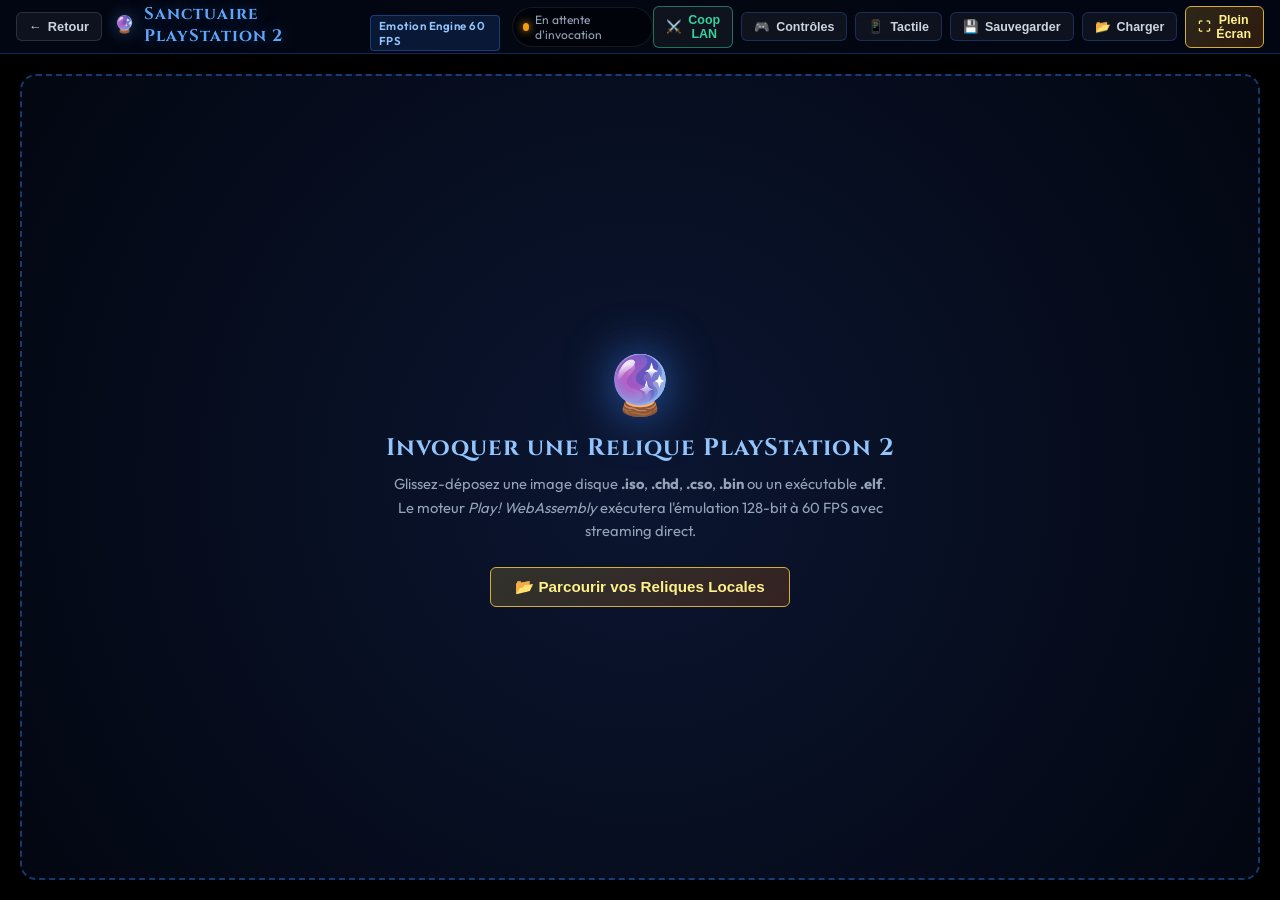
<file: emulators/ps2/index.html>
<!doctype html>
<html lang="fr">
<head>
  <meta charset="utf-8">
  <meta name="viewport" content="width=device-width, initial-scale=1.0, maximum-scale=1.0, user-scalable=no, viewport-fit=cover">
  <title>Sanctuaire PlayStation 2 — Moteur Emotion Play! — Quentin Beaud</title>
  <link rel="preconnect" href="https://fonts.googleapis.com">
  <link rel="preconnect" href="https://fonts.gstatic.com" crossorigin>
  <link href="https://fonts.googleapis.com/css2?family=Cinzel:wght@600;700;800&family=Outfit:wght@400;500;600;700&family=JetBrains+Mono:wght@400;600&display=swap" rel="stylesheet">
  <script src="coi-serviceworker.js"></script>
  <style>
    * { box-sizing: border-box; }
    html, body {
      margin: 0;
      padding: 0;
      width: 100%;
      height: 100%;
      overflow: hidden;
      background: radial-gradient(circle at 50% 20%, #061129 0%, #020617 80%, #01030a 100%);
      color: #e2e8f0;
      font-family: 'Outfit', sans-serif;
      display: flex;
      flex-direction: column;
      align-items: center;
      justify-content: flex-start;
      -webkit-user-select: none;
      user-select: none;
      touch-action: none;
    }

    /* En-tête Grimoire Dédié */
    .ps2-header {
      width: 100%;
      height: 54px;
      display: flex;
      align-items: center;
      justify-content: space-between;
      padding: 0 16px;
      background: rgba(3, 7, 18, 0.92);
      border-bottom: 1px solid rgba(59, 130, 246, 0.28);
      backdrop-filter: blur(12px);
      z-index: 100;
      flex-shrink: 0;
    }

    .ps2-header-left {
      display: flex;
      align-items: center;
      gap: 12px;
    }

    .ps2-back-btn {
      display: inline-flex;
      align-items: center;
      gap: 6px;
      background: rgba(255, 255, 255, 0.05);
      border: 1px solid rgba(255, 255, 255, 0.12);
      color: #cbd5e1;
      padding: 6px 12px;
      border-radius: 6px;
      font-size: 0.8rem;
      font-weight: 600;
      text-decoration: none;
      cursor: pointer;
      transition: all 0.2s;
    }
    .ps2-back-btn:hover {
      background: rgba(59, 130, 246, 0.2);
      border-color: #3b82f6;
      color: #93c5fd;
    }

    .ps2-title-wrap {
      display: flex;
      align-items: baseline;
      gap: 10px;
    }

    .ps2-title {
      font-family: 'Cinzel', serif;
      font-weight: 700;
      font-size: 1.05rem;
      color: #60a5fa;
      letter-spacing: 1px;
      display: flex;
      align-items: center;
      gap: 8px;
      text-shadow: 0 0 16px rgba(96, 165, 250, 0.4);
    }

    .ps2-chip {
      font-size: 0.72rem;
      background: rgba(59, 130, 246, 0.15);
      border: 1px solid rgba(59, 130, 246, 0.35);
      color: #93c5fd;
      padding: 2px 8px;
      border-radius: 4px;
      font-weight: 600;
      letter-spacing: 0.5px;
    }

    .ps2-status-chip {
      display: inline-flex;
      align-items: center;
      gap: 6px;
      font-size: 0.75rem;
      background: rgba(0, 0, 0, 0.4);
      border: 1px solid rgba(255, 255, 255, 0.08);
      padding: 4px 10px;
      border-radius: 20px;
      color: #94a3b8;
    }
    .ps2-status-dot {
      width: 8px;
      height: 8px;
      border-radius: 50%;
      background: #f59e0b;
      box-shadow: 0 0 8px #f59e0b;
      transition: all 0.3s;
    }
    .ps2-status-dot.active {
      background: #10b981;
      box-shadow: 0 0 10px #10b981;
    }
    .ps2-status-dot.streaming {
      background: #3b82f6;
      box-shadow: 0 0 10px #3b82f6;
      animation: pulseStreaming 1.4s infinite;
    }

    @keyframes pulseStreaming {
      0%, 100% { opacity: 1; transform: scale(1); }
      50% { opacity: 0.5; transform: scale(1.2); }
    }

    .ps2-header-right {
      display: flex;
      align-items: center;
      gap: 8px;
    }

    .ps2-btn {
      background: rgba(255, 255, 255, 0.05);
      border: 1px solid rgba(59, 130, 246, 0.25);
      color: #cbd5e1;
      padding: 6px 12px;
      border-radius: 6px;
      font-size: 0.78rem;
      font-weight: 600;
      cursor: pointer;
      display: inline-flex;
      align-items: center;
      gap: 6px;
      transition: all 0.2s;
    }
    .ps2-btn:hover {
      background: rgba(59, 130, 246, 0.2);
      border-color: #60a5fa;
      color: #fff;
    }

    .ps2-btn-gold {
      background: linear-gradient(135deg, rgba(212, 175, 55, 0.2) 0%, rgba(180, 83, 9, 0.25) 100%);
      border: 1px solid #d4af37;
      color: #fef08a;
    }
    .ps2-btn-gold:hover {
      background: linear-gradient(135deg, #d4af37 0%, #b45309 100%);
      color: #050a14;
      box-shadow: 0 0 16px rgba(212, 175, 55, 0.5);
    }

    /* Scène Centrale */
    .ps2-stage {
      position: relative;
      flex: 1;
      width: 100%;
      height: calc(100% - 54px);
      display: flex;
      align-items: center;
      justify-content: center;
      background: #000;
      overflow: hidden;
    }

    #outputCanvas {
      width: 100%;
      height: 100%;
      max-width: 100%;
      max-height: 100%;
      object-fit: contain;
      background: #000;
      display: none;
      outline: none;
    }

    /* Zone de Drag & Drop / Initialisation */
    .ps2-dropzone {
      position: absolute;
      inset: 20px;
      border: 2px dashed rgba(59, 130, 246, 0.4);
      border-radius: 16px;
      background: radial-gradient(circle at center, rgba(14, 27, 61, 0.8) 0%, rgba(3, 7, 18, 0.95) 100%);
      display: flex;
      flex-direction: column;
      align-items: center;
      justify-content: center;
      text-align: center;
      padding: 30px 20px;
      transition: all 0.3s;
      z-index: 10;
    }
    .ps2-dropzone.dragover {
      border-color: #60a5fa;
      background: radial-gradient(circle at center, rgba(30, 58, 138, 0.9) 0%, rgba(15, 23, 42, 0.95) 100%);
      box-shadow: inset 0 0 40px rgba(59, 130, 246, 0.4);
    }

    .ps2-monolith-icon {
      font-size: 3.6rem;
      margin-bottom: 12px;
      filter: drop-shadow(0 0 24px rgba(59, 130, 246, 0.7));
      animation: floatAura 3s ease-in-out infinite alternate;
    }

    @keyframes floatAura {
      0% { transform: translateY(0); }
      100% { transform: translateY(-8px); }
    }

    .ps2-drop-title {
      font-family: 'Cinzel', serif;
      font-size: 1.5rem;
      color: #93c5fd;
      margin: 0 0 8px;
      letter-spacing: 1px;
    }

    .ps2-drop-desc {
      font-size: 0.92rem;
      color: #94a3b8;
      max-width: 540px;
      line-height: 1.6;
      margin: 0 0 24px;
    }

    .ps2-file-input {
      display: none;
    }

    /* Loader Mystique / Streaming HUD */
    .ps2-loader {
      position: absolute;
      inset: 0;
      background: rgba(2, 6, 23, 0.92);
      backdrop-filter: blur(8px);
      display: none;
      flex-direction: column;
      align-items: center;
      justify-content: center;
      z-index: 50;
      text-align: center;
      padding: 20px;
    }

    .ps2-spinner {
      width: 64px;
      height: 64px;
      border: 3px solid rgba(59, 130, 246, 0.2);
      border-top-color: #60a5fa;
      border-right-color: #d4af37;
      border-radius: 50%;
      animation: spinArcane 1s linear infinite;
      margin-bottom: 20px;
    }

    @keyframes spinArcane {
      to { transform: rotate(360deg); }
    }

    .ps2-loader-title {
      font-family: 'Cinzel', serif;
      font-size: 1.25rem;
      color: #60a5fa;
      margin: 0 0 10px;
    }

    .ps2-loader-msg {
      font-size: 0.88rem;
      color: #cbd5e1;
      max-width: 480px;
      line-height: 1.5;
      margin: 0 0 16px;
    }

    .ps2-progress-wrap {
      width: 280px;
      height: 6px;
      background: rgba(255, 255, 255, 0.1);
      border-radius: 3px;
      overflow: hidden;
      margin-top: 8px;
    }
    .ps2-progress-bar {
      width: 0%;
      height: 100%;
      background: linear-gradient(90deg, #3b82f6, #60a5fa, #d4af37);
      transition: width 0.2s ease-out;
    }

    /* Modale Contrôles */
    .ps2-modal-backdrop {
      position: fixed;
      inset: 0;
      background: rgba(0, 0, 0, 0.75);
      backdrop-filter: blur(6px);
      display: none;
      align-items: center;
      justify-content: center;
      z-index: 200;
    }
    .ps2-modal-backdrop.open {
      display: flex;
    }
    .ps2-modal {
      width: 90%;
      max-width: 580px;
      max-height: 85vh;
      overflow-y: auto;
      background: #091226;
      border: 1px solid rgba(59, 130, 246, 0.4);
      border-radius: 12px;
      box-shadow: 0 20px 50px rgba(0, 0, 0, 0.8);
      padding: 24px;
      position: relative;
    }
    .ps2-modal-head {
      display: flex;
      justify-content: space-between;
      align-items: center;
      border-bottom: 1px solid rgba(255, 255, 255, 0.1);
      padding-bottom: 12px;
      margin-bottom: 16px;
    }
    .ps2-modal-title {
      font-family: 'Cinzel', serif;
      font-size: 1.2rem;
      color: #60a5fa;
      margin: 0;
    }
    .ps2-modal-close {
      background: transparent;
      border: none;
      color: #94a3b8;
      font-size: 1.4rem;
      cursor: pointer;
      line-height: 1;
    }
    .ps2-modal-close:hover { color: #fff; }

    .ps2-control-table {
      width: 100%;
      border-collapse: collapse;
      font-size: 0.85rem;
    }
    .ps2-control-table th, .ps2-control-table td {
      padding: 8px 10px;
      text-align: left;
      border-bottom: 1px solid rgba(255, 255, 255, 0.05);
    }
    .ps2-control-table th {
      color: #60a5fa;
      font-family: 'Cinzel', serif;
      font-weight: 700;
    }
    .ps2-kbd {
      display: inline-block;
      background: rgba(255, 255, 255, 0.08);
      border: 1px solid rgba(255, 255, 255, 0.2);
      border-radius: 4px;
      padding: 2px 6px;
      font-family: 'JetBrains Mono', monospace;
      font-size: 0.78rem;
      color: #fef08a;
    }

    /* Manette Virtuelle Mobile Haute Précision (DualShock 2) */
    .ps2-vpad {
      position: absolute;
      inset: 0;
      pointer-events: none;
      display: none;
      z-index: 50;
    }
    .ps2-vpad.active {
      display: block;
    }

    /* Ailes Latérales */
    .ps2-vpad-wing {
      position: absolute;
      bottom: 24px;
      width: 160px;
      height: 190px;
      display: flex;
      flex-direction: column;
      align-items: center;
      justify-content: flex-end;
      pointer-events: none;
    }
    .ps2-wing-left {
      left: 16px;
    }
    .ps2-wing-right {
      right: 16px;
    }

    /* Onglets de Bascule D-Pad / Stick */
    .ps2-vpad-tabs {
      display: flex;
      gap: 6px;
      margin-bottom: 12px;
      pointer-events: auto;
    }
    .ps2-vtab {
      background: rgba(14, 27, 61, 0.75);
      border: 1px solid rgba(96, 165, 250, 0.35);
      color: #94a3b8;
      border-radius: 12px;
      padding: 3px 10px;
      font-size: 0.72rem;
      font-weight: 700;
      cursor: pointer;
      user-select: none;
      touch-action: none;
      transition: all 0.2s;
    }
    .ps2-vtab.active {
      background: rgba(37, 99, 235, 0.85);
      border-color: #60a5fa;
      color: #fff;
      box-shadow: 0 0 10px rgba(59, 130, 246, 0.5);
    }

    /* Conteneur D-Pad & Boutons Diamond */
    .ps2-pad-cluster {
      position: relative;
      width: 140px;
      height: 140px;
      pointer-events: auto;
    }

    /* Joystick Analogique 360° */
    .ps2-stick-zone {
      position: relative;
      width: 130px;
      height: 130px;
      border-radius: 50%;
      background: radial-gradient(circle, rgba(15, 23, 42, 0.85) 0%, rgba(3, 7, 18, 0.95) 100%);
      border: 2px solid rgba(59, 130, 246, 0.4);
      box-shadow: inset 0 0 20px rgba(0, 0, 0, 0.8), 0 4px 15px rgba(0, 0, 0, 0.6);
      display: none;
      align-items: center;
      justify-content: center;
      touch-action: none;
      pointer-events: auto;
      user-select: none;
    }
    .ps2-stick-zone.active {
      display: flex;
    }
    .ps2-stick-thumb {
      width: 52px;
      height: 52px;
      border-radius: 50%;
      background: radial-gradient(circle at 35% 35%, #3b82f6 0%, #1e3a8a 100%);
      border: 2px solid #93c5fd;
      box-shadow: 0 4px 12px rgba(0, 0, 0, 0.7), 0 0 10px rgba(59, 130, 246, 0.4);
      pointer-events: none;
      transition: transform 0.04s ease-out;
      will-change: transform;
    }

    /* Boutons Virtuels */
    .vpad-btn {
      position: absolute;
      width: 44px;
      height: 44px;
      border-radius: 50%;
      background: rgba(14, 27, 61, 0.8);
      border: 1.5px solid rgba(96, 165, 250, 0.45);
      color: #fff;
      display: flex;
      align-items: center;
      justify-content: center;
      font-weight: 700;
      font-size: 1.05rem;
      user-select: none;
      touch-action: none;
      pointer-events: auto;
      box-shadow: 0 4px 12px rgba(0,0,0,0.6);
      transition: transform 0.1s, background-color 0.1s;
    }
    .vpad-btn:active, .vpad-btn.pressed {
      background: rgba(37, 99, 235, 0.95) !important;
      border-color: #93c5fd !important;
      transform: scale(0.92);
      box-shadow: 0 0 14px rgba(59, 130, 246, 0.8);
    }

    /* Gâchettes L1 / L2 / R1 / R2 */
    .ps2-vpad-triggers-left {
      position: absolute;
      top: 14px;
      left: 16px;
      display: flex;
      gap: 8px;
      pointer-events: auto;
    }
    .ps2-vpad-triggers-right {
      position: absolute;
      top: 14px;
      right: 16px;
      display: flex;
      gap: 8px;
      pointer-events: auto;
    }
    .vpad-trigger-btn {
      width: 58px;
      height: 36px;
      border-radius: 8px;
      background: rgba(14, 27, 61, 0.8);
      border: 1.5px solid rgba(96, 165, 250, 0.4);
      color: #e2e8f0;
      display: flex;
      align-items: center;
      justify-content: center;
      font-weight: 700;
      font-size: 0.82rem;
      user-select: none;
      touch-action: none;
      pointer-events: auto;
      box-shadow: 0 4px 10px rgba(0,0,0,0.5);
    }
    .vpad-trigger-btn:active, .vpad-trigger-btn.pressed {
      background: rgba(37, 99, 235, 0.95) !important;
      border-color: #93c5fd !important;
      transform: scale(0.94);
    }

    /* Menu Central (Select / Start / L3 / R3) */
    .ps2-vpad-center {
      position: absolute;
      bottom: 18px;
      left: 50%;
      transform: translateX(-50%);
      display: flex;
      gap: 10px;
      pointer-events: auto;
    }
    .vpad-pill-btn {
      padding: 5px 12px;
      height: 28px;
      border-radius: 14px;
      background: rgba(15, 23, 42, 0.85);
      border: 1px solid rgba(96, 165, 250, 0.35);
      color: #94a3b8;
      font-size: 0.68rem;
      font-weight: 700;
      letter-spacing: 0.5px;
      user-select: none;
      touch-action: none;
      pointer-events: auto;
      display: flex;
      align-items: center;
      justify-content: center;
      box-shadow: 0 2px 6px rgba(0,0,0,0.5);
    }
    .vpad-pill-btn:active, .vpad-pill-btn.pressed {
      background: rgba(37, 99, 235, 0.85);
      color: #fff;
      border-color: #60a5fa;
    }

    @media (max-width: 768px) {
      .ps2-chip { display: none; }
      .ps2-title { font-size: 0.92rem; }
      .ps2-header { padding: 0 10px; }
      .ps2-btn span { display: none; }
    }
  </style>
</head>
<body>

  <!-- En-tête -->
  <header class="ps2-header">
    <div class="ps2-header-left">
      <button class="ps2-back-btn" id="btn-back" title="Retour au Sanctuaire RetroVault">
        ← <span>Retour</span>
      </button>
      <div class="ps2-title-wrap">
        <div class="ps2-title">
          <span>🔮</span> Sanctuaire PlayStation 2
        </div>
        <span class="ps2-chip">Emotion Engine 60 FPS</span>
      </div>
      <div class="ps2-status-chip">
        <span class="ps2-status-dot" id="status-dot"></span>
        <span id="status-text">En attente d'invocation</span>
      </div>
    </div>

    <div class="ps2-header-right">
      <button class="ps2-btn" id="btn-ps2-lan" style="color: #34d399; border-color: rgba(52, 211, 153, 0.5); font-weight: 700;" title="Salon Coop LAN / Netplay P2P">
        ⚔️ <span>Coop LAN</span>
      </button>
      <button class="ps2-btn" id="btn-controls" title="Voir les contrôles Clavier & Manette">
        🎮 <span>Contrôles</span>
      </button>
      <button class="ps2-btn" id="btn-vpad" title="Bascule manette tactile mobile">
        📱 <span>Tactile</span>
      </button>
      <button class="ps2-btn" id="btn-save" title="Sauvegarder l'état (Slot Rapide)">
        💾 <span>Sauvegarder</span>
      </button>
      <button class="ps2-btn" id="btn-load" title="Charger l'état (Slot Rapide)">
        📂 <span>Charger</span>
      </button>
      <button class="ps2-btn ps2-btn-gold" id="btn-fullscreen" title="Basculer en Plein Écran">
        ⛶ <span>Plein Écran</span>
      </button>
    </div>
  </header>

  <!-- Scène Principale -->
  <main class="ps2-stage" id="stage">
    <canvas id="outputCanvas" width="640" height="480" tabindex="-1"></canvas>

    <!-- Zone de Dépôt / Relique Locale -->
    <div class="ps2-dropzone" id="dropzone">
      <div class="ps2-monolith-icon">🔮</div>
      <h2 class="ps2-drop-title">Invoquer une Relique PlayStation 2</h2>
      <p class="ps2-drop-desc">
        Glissez-déposez une image disque <strong>.iso</strong>, <strong>.chd</strong>, <strong>.cso</strong>, <strong>.bin</strong> ou un exécutable <strong>.elf</strong>.<br>
        Le moteur <em>Play! WebAssembly</em> exécutera l'émulation 128-bit à 60 FPS avec streaming direct.
      </p>
      <input type="file" id="file-input" class="ps2-file-input" accept=".iso,.chd,.cso,.bin,.elf">
      <button class="ps2-btn ps2-btn-gold" id="btn-browse" style="padding: 10px 24px; font-size: 0.95rem;">
        📂 Parcourir vos Reliques Locales
      </button>
    </div>

    <!-- Écran de Chargement / Streaming -->
    <div class="ps2-loader" id="loader">
      <div class="ps2-spinner"></div>
      <h3 class="ps2-loader-title" id="loader-title">Invocation de la Relique...</h3>
      <p class="ps2-loader-msg" id="loader-msg">Initialisation du moteur Emotion Engine WebAssembly...</p>
      <div class="ps2-progress-wrap">
        <div class="ps2-progress-bar" id="progress-bar"></div>
      </div>
    </div>

    <!-- Manette Virtuelle Mobile (DualShock 2 Haute Précision) -->
    <div class="ps2-vpad" id="vpad">
      <!-- Gâchettes L1 & L2 (Gauche) -->
      <div class="ps2-vpad-triggers-left">
        <div class="vpad-trigger-btn" data-button="4">L1</div>
        <div class="vpad-trigger-btn" data-button="6">L2</div>
      </div>

      <!-- Gâchettes R1 & R2 (Droite) -->
      <div class="ps2-vpad-triggers-right">
        <div class="vpad-trigger-btn" data-button="5">R1</div>
        <div class="vpad-trigger-btn" data-button="7">R2</div>
      </div>

      <!-- Aile Gauche : D-Pad & Stick Analogique Gauche -->
      <div class="ps2-vpad-wing ps2-wing-left">
        <div class="ps2-vpad-tabs">
          <button type="button" class="ps2-vtab active" id="tab-dpad">Croix</button>
          <button type="button" class="ps2-vtab" id="tab-stick-l">Stick G</button>
        </div>

        <!-- Croix D-Pad -->
        <div class="ps2-pad-cluster" id="cluster-dpad">
          <div class="vpad-btn" style="top: 2px; left: 48px;" data-button="12">▲</div>
          <div class="vpad-btn" style="bottom: 2px; left: 48px;" data-button="13">▼</div>
          <div class="vpad-btn" style="top: 48px; left: 2px;" data-button="14">◀</div>
          <div class="vpad-btn" style="top: 48px; right: 2px;" data-button="15">▶</div>
        </div>

        <!-- Stick Analogique 360° Gauche -->
        <div class="ps2-stick-zone" id="stick-l-zone">
          <div class="ps2-stick-thumb" id="stick-l-thumb"></div>
        </div>
      </div>

      <!-- Aile Droite : Boutons PlayStation & Stick Analogique Droit -->
      <div class="ps2-vpad-wing ps2-wing-right">
        <div class="ps2-vpad-tabs">
          <button type="button" class="ps2-vtab active" id="tab-buttons">Boutons</button>
          <button type="button" class="ps2-vtab" id="tab-stick-r">Stick D</button>
        </div>

        <!-- Boutons PlayStation △ ◯ ✕ ▢ -->
        <div class="ps2-pad-cluster" id="cluster-buttons">
          <div class="vpad-btn" style="top: 2px; left: 48px; color: #38bdf8;" data-button="3">△</div>
          <div class="vpad-btn" style="bottom: 2px; left: 48px; color: #4ade80;" data-button="0">✕</div>
          <div class="vpad-btn" style="top: 48px; left: 2px; color: #f472b6;" data-button="2">▢</div>
          <div class="vpad-btn" style="top: 48px; right: 2px; color: #f87171;" data-button="1">◯</div>
        </div>

        <!-- Stick Analogique 360° Droit (Caméra) -->
        <div class="ps2-stick-zone" id="stick-r-zone">
          <div class="ps2-stick-thumb" id="stick-r-thumb"></div>
        </div>
      </div>

      <!-- Barre Centrale : Select, Start, L3, R3 -->
      <div class="ps2-vpad-center">
        <div class="vpad-pill-btn" data-button="10">L3</div>
        <div class="vpad-pill-btn" data-button="8">SELECT</div>
        <div class="vpad-pill-btn" data-button="9">START</div>
        <div class="vpad-pill-btn" data-button="11">R3</div>
      </div>
    </div>
  </main>

  <!-- Modale des Contrôles -->
  <div class="ps2-modal-backdrop" id="modal-controls">
    <div class="ps2-modal">
      <div class="ps2-modal-head">
        <h3 class="ps2-modal-title">⚔️ Grimoire des Contrôles PlayStation 2 (Unifié)</h3>
        <button class="ps2-modal-close" id="modal-close">&times;</button>
      </div>
      <table class="ps2-control-table">
        <thead>
          <tr>
            <th>Action DualShock 2</th>
            <th>Manette USB / BT</th>
            <th>Clavier Sanctuaire (Unifié)</th>
          </tr>
        </thead>
        <tbody>
          <tr>
            <td>Croix Directionnelle / Déplacement</td>
            <td>D-Pad Haut/Bas/G/D</td>
            <td><span class="ps2-kbd">Flèches</span> ou <span class="ps2-kbd">Z</span> <span class="ps2-kbd">S</span> <span class="ps2-kbd">Q</span> <span class="ps2-kbd">D</span></td>
          </tr>
          <tr>
            <td>Croix ✕ (Action / Saut / Pied Léger)</td>
            <td>Bouton A / Cross</td>
            <td><span class="ps2-kbd">K</span> ou <span class="ps2-kbd">X</span> ou <span class="ps2-kbd">Pavé 5</span></td>
          </tr>
          <tr>
            <td>Rond ◯ (Attaque / Retour / Pied Fort)</td>
            <td>Bouton B / Circle</td>
            <td><span class="ps2-kbd">L</span> ou <span class="ps2-kbd">C</span> ou <span class="ps2-kbd">Pavé 6</span></td>
          </tr>
          <tr>
            <td>Carré ▢ (Coup Léger / Poing Léger)</td>
            <td>Bouton X / Square</td>
            <td><span class="ps2-kbd">I</span> ou <span class="ps2-kbd">J</span> ou <span class="ps2-kbd">Pavé 4</span></td>
          </tr>
          <tr>
            <td>Triangle △ (Coup Fort / Poing Fort)</td>
            <td>Bouton Y / Triangle</td>
            <td><span class="ps2-kbd">O</span> ou <span class="ps2-kbd">F</span> ou <span class="ps2-kbd">Pavé 8</span></td>
          </tr>
          <tr>
            <td>Gâchettes L1 / R1 (Assist 1 / Assaut)</td>
            <td>LB / RB (L1/R1)</td>
            <td><span class="ps2-kbd">U</span> / <span class="ps2-kbd">P</span> ou <span class="ps2-kbd">Pavé 7</span> / <span class="ps2-kbd">Pavé 9</span></td>
          </tr>
          <tr>
            <td>Gâchettes L2 / R2 (Assist 2 / Super)</td>
            <td>LT / RT (L2/R2)</td>
            <td><span class="ps2-kbd">1</span> / <span class="ps2-kbd">3</span> ou <span class="ps2-kbd">Shift</span> / <span class="ps2-kbd">R</span> / <span class="ps2-kbd">T</span></td>
          </tr>
          <tr>
            <td>Start / Pause</td>
            <td>Bouton Start / Options</td>
            <td><span class="ps2-kbd">B</span> ou <span class="ps2-kbd">Entrée</span></td>
          </tr>
          <tr>
            <td>Select</td>
            <td>Bouton Select / Share</td>
            <td><span class="ps2-kbd">V</span> ou <span class="ps2-kbd">Espace</span></td>
          </tr>
          <tr>
            <td>Sticks Analogiques 360° (G & D)</td>
            <td>Sticks G & D</td>
            <td><span class="ps2-kbd">Joysticks Tactiles 360°</span> ou <span class="ps2-kbd">ZSQD</span> / <span class="ps2-kbd">Flèches</span></td>
          </tr>
        </tbody>
      </table>
      <div style="margin-top: 16px; font-size: 0.8rem; color: #94a3b8; line-height: 1.5;">
        💡 <em>Les manettes PlayStation DualSense, DualShock 4/3, Xbox One/Series et Nintendo Switch Pro sont automatiquement détectées via la Gamepad API standard.</em>
      </div>
    </div>
  </div>

  <!-- Scripts d'Émulation et Streaming WebAssembly -->
  <script type="module">
    import Play from './Play.js';

    // --- 1. Lecteur de Relique Distante (HTTP Range Streaming 256 Ko) ---
    const CHUNK_SIZE = 262144; // 256 Ko par bloc de streaming

    class RemoteDiscReader {
      constructor(url, size, token = null) {
        this.url = url;
        this.size = size;
        this.token = token;
        this.chunks = new Map();
        this.pending = new Map();
      }

      static async open(url, token = null) {
        const headers = { Range: "bytes=0-0" };
        if (token) headers["Authorization"] = "Bearer " + token;

        // Liste de replis d'URL pour le streaming résilient
        const candidates = [url];
        if (url.startsWith("/assets/vault/")) {
          candidates.push("../../assets/vault/" + url.substring("/assets/vault/".length));
        }

        let res = null;
        let lastErr = null;
        let successfulUrl = url;

        for (const candidate of candidates) {
          try {
            res = await fetch(candidate, { headers });
            if (res.status === 206) {
              successfulUrl = candidate;
              break;
            } else if (res.status === 401 || res.status === 403) {
              throw new Error("Accès refusé au Sanctuaire de reliques (jeton HMAC invalide ou expiré).");
            }
          } catch(err) {
            lastErr = err;
            if (err.message && err.message.includes("Accès refusé")) throw err;
          }
        }

        if (!res || res.status !== 206) {
          if (lastErr) throw lastErr;
          throw new Error(`Le serveur ne gère pas les requêtes de plage sur cette relique (HTTP ${res ? res.status : 'inconnu'}).`);
        }

        const cr = res.headers.get("Content-Range") || "";
        const total = Number(cr.split("/")[1]);
        if (!Number.isFinite(total) || total <= 0) {
          throw new Error(`Taille de relique indéterminée (Content-Range: "${cr}").`);
        }

        await res.arrayBuffer().catch(() => {});
        return new RemoteDiscReader(successfulUrl, total, token);
      }

      async fetchChunk(chunkIndex) {
        const start = chunkIndex * CHUNK_SIZE;
        const end = Math.min(start + CHUNK_SIZE, this.size) - 1;
        const headers = { Range: `bytes=${start}-${end}` };
        if (this.token) headers["Authorization"] = "Bearer " + this.token;

        const res = await fetch(this.url, { headers });
        if (res.status !== 206) {
          throw new Error(`Échec de lecture de plage HTTP (${res.status}) sur ${this.url}`);
        }
        return new Uint8Array(await res.arrayBuffer());
      }

      async chunk(chunkIndex) {
        const cached = this.chunks.get(chunkIndex);
        if (cached) {
          this.chunks.delete(chunkIndex);
          this.chunks.set(chunkIndex, cached); // LRU
          return cached;
        }

        const pending = this.pending.get(chunkIndex);
        if (pending) return pending;

        const promise = this.fetchChunk(chunkIndex).then(data => {
          this.chunks.set(chunkIndex, data);
          while (this.chunks.size > 80) { // Cache LRU max 20 Mo
            const first = this.chunks.keys().next();
            if (first.done) break;
            this.chunks.delete(first.value);
          }
          return data;
        }).finally(() => {
          this.pending.delete(chunkIndex);
        });

        this.pending.set(chunkIndex, promise);
        return promise;
      }

      async read(offset, length) {
        const out = new Uint8Array(length);
        let readBytes = 0;
        while (readBytes < length) {
          const cur = offset + readBytes;
          const chunkIdx = Math.floor(cur / CHUNK_SIZE);
          const chunkOffset = cur - (chunkIdx * CHUNK_SIZE);
          const chunkData = await this.chunk(chunkIdx);
          const toCopy = Math.min(length - readBytes, chunkData.length - chunkOffset);
          if (toCopy <= 0) break;
          out.set(chunkData.subarray(chunkOffset, chunkOffset + toCopy), readBytes);
          readBytes += toCopy;
        }
        return readBytes === length ? out : out.subarray(0, readBytes);
      }
    }

    // --- 2. Dispositif Virtuel d'Image Disque (Play! Virtual Device) ---
    class DiscImageDevice {
      constructor(module) {
        this.module = module;
        this.doneFlag = false;
        this.file = null;
        this.remote = null;
      }

      read(dstPtr, fileOffset, length, signalPtr) {
        this.doneFlag = false;
        let p;
        if (this.remote) {
          p = this.remote.read(fileOffset, length);
        } else {
          if (!this.file) throw new Error("Aucune relique disque configurée.");
          p = this.file.slice(fileOffset, fileOffset + length).arrayBuffer().then(b => new Uint8Array(b));
        }

        p.then(bytes => {
          this.module.HEAPU8.set(bytes, dstPtr);
          this.doneFlag = true;
          this.signal(signalPtr);
        }).catch(err => {
          console.error("[DiscImageDevice] Erreur de lecture :", err);
          this.doneFlag = true;
          this.signal(signalPtr);
        });
      }

      signal(signalPtr) {
        if (!signalPtr) return;
        const heap32 = this.module.HEAP32;
        const idx = signalPtr >> 2;
        if (typeof Atomics !== "undefined" && heap32.buffer instanceof SharedArrayBuffer) {
          Atomics.store(heap32, idx, 1);
          Atomics.notify(heap32, idx);
        } else {
          heap32[idx] = 1;
        }
      }

      getFileSize() {
        if (this.remote) return this.remote.size;
        if (!this.file) throw new Error("Aucune relique disque configurée.");
        return this.file.size;
      }

      isDone() {
        return this.doneFlag;
      }

      setFile(file) {
        this.file = file;
        this.remote = null;
      }

      setRemote(remote) {
        this.remote = remote;
        this.file = null;
      }
    }

    // --- 3. État Global de l'Émulateur ---
    let playModule = null;
    let emulatorRunning = false;
    let currentGameName = "";
    const canvas = document.getElementById("outputCanvas");
    const dropzone = document.getElementById("dropzone");
    const loader = document.getElementById("loader");
    const loaderTitle = document.getElementById("loader-title");
    const loaderMsg = document.getElementById("loader-msg");
    const progressBar = document.getElementById("progress-bar");
    const statusDot = document.getElementById("status-dot");
    const statusText = document.getElementById("status-text");

    function setStatus(text, color = "#94a3b8", type = "normal") {
      statusText.textContent = text;
      statusText.style.color = color;
      statusDot.className = "ps2-status-dot" + (type === "active" ? " active" : type === "streaming" ? " streaming" : "");
    }

    function showLoader(title, msg, progress = null) {
      loaderTitle.textContent = title;
      loaderMsg.textContent = msg;
      if (progress !== null) {
        progressBar.style.width = Math.min(100, Math.max(0, progress)) + "%";
      }
      loader.style.display = "flex";
    }

    function hideLoader() {
      loader.style.display = "none";
    }

    // --- 4. Initialisation du Moteur Play! WebAssembly ---
    async function initPlayModule() {
      if (playModule) return playModule;
      showLoader("Sanctuaire PlayStation 2", "Invocation du binaire WebAssembly Emotion Engine...", 25);

      const moduleOptions = {
        canvas: canvas,
        locateFile: (path) => path,
        mainScriptUrlOrBlob: "Play.js",
        noInitialRun: true,
        print: (text) => console.log("[Play! stdout]", text),
        printErr: (text) => console.warn("[Play! stderr]", text)
      };

      try {
        const mod = await Play(moduleOptions);
        try { mod.FS.mkdir("/work"); } catch(e) {}
        mod.discImageDevice = new DiscImageDevice(mod);
        mod.ccall("initVm", "", [], []);

        // Activer la source 0 (CInputProviderEmscripten - Clavier & Entrées Canvas)
        if (mod.setInputSource) {
          try { mod.setInputSource(0); } catch(e) {}
        }

        // Configuration des associations d'entrées officielles Play! WebAssembly
        const defaultBindings = {
          0: ["KeyF", "KeyH"],  // Stick Gauche X (-X, +X)
          1: ["KeyT", "KeyG"],  // Stick Gauche Y (-Y, +Y)
          2: ["KeyJ", "KeyL"],  // Stick Droit X (-X, +X)
          3: ["KeyI", "KeyK"],  // Stick Droit Y (-Y, +Y)
          4: "ArrowUp",         // D-Pad Haut
          5: "ArrowDown",       // D-Pad Bas
          6: "ArrowLeft",       // D-Pad Gauche
          7: "ArrowRight",      // D-Pad Droite
          8: "Backspace",       // SELECT
          9: "Enter",           // START
          10: "KeyA",           // ▢ Carré
          11: "KeyS",           // △ Triangle
          12: "KeyX",           // ◯ Rond
          13: "KeyZ",           // ✕ Croix
          14: "Key1",           // L1
          15: "Key2",           // L2
          16: "Key3",           // L3
          17: "Key8",           // R1
          18: "Key9",           // R2
          19: "Key0"            // R3
        };
        for (const [idxStr, binding] of Object.entries(defaultBindings)) {
          const idx = Number(idxStr);
          if (Array.isArray(binding) && mod.setAxisBinding) {
            try { mod.setAxisBinding(idx, binding[0], binding[1]); } catch(e) {}
          } else if (typeof binding === "string" && mod.setButtonBinding) {
            try { mod.setButtonBinding(idx, binding); } catch(e) {}
          }
        }

        window.PlayModule = mod;
        playModule = mod;
        console.log("⚡ Moteur Play! WebAssembly initialisé avec succès !");
        return mod;
      } catch (err) {
        console.error("❌ Échec d'initialisation Play! :", err);
        showLoader("❌ Échec d'initialisation", "Erreur : " + (err.message || err));
        throw err;
      }
    }

    // --- 5. Lancement de Relique Distante (Streaming HTTP Range) ---
    async function bootRemoteGame(gameUrl, gameName, token = null) {
      try {
        currentGameName = gameName || gameUrl.split("/").pop().split("?")[0] || "disc.iso";
        setStatus(`Streaming : "${currentGameName}"`, "#3b82f6", "streaming");
        showLoader("Liaison Souveraine", `Connexion au Sanctuaire pour "${currentGameName}"...`, 30);

        const mod = await initPlayModule();
        showLoader("Séquençage HTTP Range", "Négociation des plages 256 Ko en streaming...", 60);

        const remote = await RemoteDiscReader.open(gameUrl, token);
        mod.discImageDevice.setRemote(remote);

        showLoader("Démarrage Emotion Engine", "Lancement de la relique à 60 FPS...", 90);
        await new Promise(r => setTimeout(r, 200));

        mod.bootDiscImage(currentGameName);
        hideLoader();
        dropzone.style.display = "none";
        canvas.style.display = "block";
        canvas.focus();
        emulatorRunning = true;
        setStatus(`En jeu : ${currentGameName} (60 FPS)`, "#10b981", "active");

        handleResize();
      } catch (err) {
        console.error("❌ Erreur bootRemoteGame :", err);
        showLoader("❌ Échec d'invocation", err.message || "Erreur de streaming de la relique.");
        setStatus("❌ Erreur d'invocation", "#ef4444");
      }
    }

    // --- 6. Lancement de Fichier Local (Drag & Drop) ---
    async function bootLocalFile(file) {
      try {
        currentGameName = file.name;
        setStatus(`Chargement : "${file.name}"`, "#3b82f6", "streaming");
        showLoader("Analyse de la Relique", `Préparation de "${file.name}" (${(file.size / (1024*1024)).toFixed(1)} Mo)...`, 40);

        const mod = await initPlayModule();
        const ext = file.name.substring(file.name.lastIndexOf(".")).toLowerCase();

        if (ext === ".elf") {
          showLoader("Exécutable ELF", "Injection en mémoire...", 75);
          const buf = await file.arrayBuffer();
          const bytes = new Uint8Array(buf);
          const fd = mod.FS.open(file.name, "w+");
          mod.FS.write(fd, bytes, 0, bytes.length, 0);
          mod.FS.close(fd);
          mod.bootElf(file.name);
        } else {
          showLoader("Disque Virtuel", "Attachement du lecteur local...", 80);
          mod.discImageDevice.setFile(file);
          mod.bootDiscImage(file.name);
        }

        hideLoader();
        dropzone.style.display = "none";
        canvas.style.display = "block";
        canvas.focus();
        emulatorRunning = true;
        setStatus(`En jeu : ${file.name} (60 FPS)`, "#10b981", "active");

        handleResize();
      } catch (err) {
        console.error("❌ Erreur bootLocalFile :", err);
        showLoader("❌ Échec d'invocation", err.message || "Impossible de lire la relique locale.");
        setStatus("❌ Erreur", "#ef4444");
      }
    }

    // --- 7. Gestion de l'Échelle d'Écran Dynamique ---
    function handleResize() {
      if (!playModule || !canvas) return;
      const rect = canvas.getBoundingClientRect();
      if (rect.width >= 2 && rect.height >= 2) {
        canvas.width = Math.round(rect.width);
        canvas.height = Math.round(rect.height);
        if (playModule.setPresentationSize) {
          playModule.setPresentationSize(canvas.width, canvas.height);
        }
      }
    }
    window.addEventListener("resize", handleResize);

    // --- 8. Système de Transmission des Entrées à Play! WebAssembly ---
    // Play! écoute les événements HTML5 Emscripten (keydown/keyup) directement sur #outputCanvas
    // avec des codes normalisés (e.code) configurés sur la source 0 :
    // - Boutons : KeyZ (✕), KeyX (◯), KeyA (▢), KeyS (△)
    // - Menus : Enter (START), Backspace (SELECT)
    // - Croix directionnelle : ArrowUp, ArrowDown, ArrowLeft, ArrowRight
    // - Gâchettes : Key1 (L1), Key8 (R1), Key2 (L2), Key9 (R2), Key3 (L3), Key0 (R3)
    // - Stick Gauche : KeyF (-X), KeyH (+X), KeyT (-Y), KeyG (+Y)
    // - Stick Droit : KeyJ (-X), KeyL (+X), KeyI (-Y), KeyK (+Y)

    function sendPlayKey(code, isDown) {
      if (!code) return;
      const cv = document.getElementById("outputCanvas");
      if (!cv) return;
      const evt = new KeyboardEvent(isDown ? "keydown" : "keyup", {
        code: code,
        key: code,
        bubbles: true,
        cancelable: true
      });
      evt._playSynthetic = true;
      cv.dispatchEvent(evt);
    }

    function sendPlayKeys(codes, isDown) {
      if (Array.isArray(codes)) {
        for (const c of codes) sendPlayKey(c, isDown);
      } else if (codes) {
        sendPlayKey(codes, isDown);
      }
    }

    // Mapping Clavier Unifié Sanctuaire (Standard PSP / PS1 / PS2) -> Codes Play!
    const KEY_TO_PLAY_CODES = {
      // Directions (Flèches, Z/S/Q/D, W/A) -> D-Pad + Stick Gauche simultanés
      "ArrowUp": ["ArrowUp", "KeyT"],
      "KeyW": ["ArrowUp", "KeyT"],
      "KeyZ": ["ArrowUp", "KeyT"],      // AZERTY Z

      "ArrowDown": ["ArrowDown", "KeyG"],
      "KeyS": ["ArrowDown", "KeyG"],

      "ArrowLeft": ["ArrowLeft", "KeyF"],
      "KeyA": ["ArrowLeft", "KeyF"],
      "KeyQ": ["ArrowLeft", "KeyF"],      // AZERTY Q

      "ArrowRight": ["ArrowRight", "KeyH"],
      "KeyD": ["ArrowRight", "KeyH"],

      // Boutons PlayStation Unifiés (K/L/I/O, Pavé numérique, X/C/J)
      // ✕ Croix
      "KeyK": ["KeyZ"],
      "KeyX": ["KeyZ"],
      "Digit5": ["KeyZ"],
      "Numpad5": ["KeyZ"],

      // ◯ Rond
      "KeyL": ["KeyX"],
      "KeyC": ["KeyX"],
      "Digit6": ["KeyX"],
      "Numpad6": ["KeyX"],

      // ▢ Carré
      "KeyI": ["KeyA"],
      "KeyJ": ["KeyA"],
      "Digit4": ["KeyA"],
      "Numpad4": ["KeyA"],

      // △ Triangle
      "KeyO": ["KeyS"],
      "Digit8": ["KeyS"],
      "Numpad8": ["KeyS"],

      // Gâchettes
      "KeyU": ["Key1"],                   // L1
      "Digit7": ["Key1"],
      "Numpad7": ["Key1"],

      "KeyP": ["Key8"],                   // R1
      "Digit9": ["Key8"],
      "Numpad9": ["Key8"],

      "Digit1": ["Key2"],                 // L2
      "Numpad1": ["Key2"],
      "KeyR": ["Key2"],
      "ShiftLeft": ["Key2"],

      "Digit3": ["Key9"],                 // R2
      "Numpad3": ["Key9"],
      "KeyE": ["Key9"],
      "ShiftRight": ["Key9"],

      // Menus
      "KeyB": ["Enter"],                  // START
      "Enter": ["Enter"],
      "NumpadEnter": ["Enter"],

      "KeyV": ["Backspace"],              // SELECT
      "Space": ["Backspace"],
      "Backspace": ["Backspace"],

      // Stick Clicks
      "Digit2": ["Key3"],                 // L3
      "Numpad2": ["Key3"],

      "Digit0": ["Key0"],                 // R3
      "Numpad0": ["Key0"]
    };

    function handleKeyEvent(e) {
      if (e._playSynthetic) return; // Laisser passer nos événements synthétiques sans boucle
      const codes = KEY_TO_PLAY_CODES[e.code];
      if (codes) {
        e.stopImmediatePropagation();
        e.preventDefault();
        const isDown = (e.type === "keydown");
        sendPlayKeys(codes, isDown);
      }
    }

    window.addEventListener("keydown", handleKeyEvent, { capture: true });
    window.addEventListener("keyup", handleKeyEvent, { capture: true });

    // Table de correspondance Standard Gamepad API / Manette Virtuelle -> Codes Play!
    const VPAD_BUTTON_TO_PLAY_CODES = {
      0: ["KeyZ"],               // ✕ Croix
      1: ["KeyX"],               // ◯ Rond
      2: ["KeyA"],               // ▢ Carré
      3: ["KeyS"],               // △ Triangle
      4: ["Key1"],               // L1
      5: ["Key8"],               // R1
      6: ["Key2"],               // L2
      7: ["Key9"],               // R2
      8: ["Backspace"],          // SELECT
      9: ["Enter"],              // START
      10: ["Key3"],              // L3
      11: ["Key0"],              // R3
      12: ["ArrowUp", "KeyT"],   // D-Pad Haut
      13: ["ArrowDown", "KeyG"], // D-Pad Bas
      14: ["ArrowLeft", "KeyF"], // D-Pad Gauche
      15: ["ArrowRight", "KeyH"] // D-Pad Droite
    };

    // --- 9. Gestion des Entrées : Manette Physique (Gamepad API Standard) ---
    const lastPadButtons = [];
    const padAxesState = {
      lUp: false, lDown: false, lLeft: false, lRight: false,
      rUp: false, rDown: false, rLeft: false, rRight: false
    };

    function pollGamepad() {
      if (emulatorRunning) {
        const gamepads = navigator.getGamepads ? navigator.getGamepads() : [];
        let pad = null;
        for (const gp of gamepads) {
          if (gp && gp.connected) { pad = gp; break; }
        }

        if (pad) {
          // Boutons 0..15
          for (let i = 0; i < pad.buttons.length; i++) {
            const pressed = !!(pad.buttons[i] && pad.buttons[i].pressed);
            if (lastPadButtons[i] !== pressed) {
              lastPadButtons[i] = pressed;
              const codes = VPAD_BUTTON_TO_PLAY_CODES[i];
              if (codes) sendPlayKeys(codes, pressed);
            }
          }

          // Sticks analogiques
          if (pad.axes && pad.axes.length >= 2) {
            const thresh = 0.35;
            const ax0 = pad.axes[0] || 0;
            const ax1 = pad.axes[1] || 0;

            const lLeft = ax0 < -thresh;
            const lRight = ax0 > thresh;
            const lUp = ax1 < -thresh;
            const lDown = ax1 > thresh;

            if (padAxesState.lLeft !== lLeft) { padAxesState.lLeft = lLeft; sendPlayKeys(["KeyF", "ArrowLeft"], lLeft); }
            if (padAxesState.lRight !== lRight) { padAxesState.lRight = lRight; sendPlayKeys(["KeyH", "ArrowRight"], lRight); }
            if (padAxesState.lUp !== lUp) { padAxesState.lUp = lUp; sendPlayKeys(["KeyT", "ArrowUp"], lUp); }
            if (padAxesState.lDown !== lDown) { padAxesState.lDown = lDown; sendPlayKeys(["KeyG", "ArrowDown"], lDown); }

            if (pad.axes.length >= 4) {
              const ax2 = pad.axes[2] || 0;
              const ax3 = pad.axes[3] || 0;

              const rLeft = ax2 < -thresh;
              const rRight = ax2 > thresh;
              const rUp = ax3 < -thresh;
              const rDown = ax3 > thresh;

              if (padAxesState.rLeft !== rLeft) { padAxesState.rLeft = rLeft; sendPlayKey("KeyJ", rLeft); }
              if (padAxesState.rRight !== rRight) { padAxesState.rRight = rRight; sendPlayKey("KeyL", rRight); }
              if (padAxesState.rUp !== rUp) { padAxesState.rUp = rUp; sendPlayKey("KeyI", rUp); }
              if (padAxesState.rDown !== rDown) { padAxesState.rDown = rDown; sendPlayKey("KeyK", rDown); }
            }
          }
        }
      }
      requestAnimationFrame(pollGamepad);
    }
    requestAnimationFrame(pollGamepad);

    canvas.addEventListener("click", () => canvas.focus());
    canvas.addEventListener("pointerdown", () => canvas.focus());

    // --- 10. Boutons UI, Modales & Manette Tactile 360° ---
    // Retour
    document.getElementById("btn-back").addEventListener("click", () => {
      if (window.opener) {
        window.close();
      } else {
        window.location.href = "../../index.html";
      }
    });

    // Plein Écran
    document.getElementById("btn-fullscreen").addEventListener("click", () => {
      if (!document.fullscreenElement) {
        document.documentElement.requestFullscreen().catch(() => {});
      } else {
        document.exitFullscreen().catch(() => {});
      }
    });

    // Modale Contrôles
    const modalControls = document.getElementById("modal-controls");
    document.getElementById("btn-controls").addEventListener("click", () => {
      modalControls.classList.add("open");
    });
    document.getElementById("modal-close").addEventListener("click", () => {
      modalControls.classList.remove("open");
    });
    modalControls.addEventListener("click", (e) => {
      if (e.target === modalControls) modalControls.classList.remove("open");
    });

    // Manette Virtuelle Tactile & Joysticks
    const vpad = document.getElementById("vpad");
    document.getElementById("btn-vpad").addEventListener("click", () => {
      vpad.classList.toggle("active");
    });

    function setupVirtualPad() {
      if (!vpad) return;

      // Auto-activation intelligente sur écran tactile / mobile
      if ("ontouchstart" in window || navigator.maxTouchPoints > 0 || window.innerWidth < 850) {
        vpad.classList.add("active");
      }

      // Boutons réguliers, gâchettes & touches centrales avec capture de pointeur multi-touch
      vpad.querySelectorAll("[data-button]").forEach(btn => {
        const btnIdx = parseInt(btn.getAttribute("data-button"), 10);
        const playCodes = VPAD_BUTTON_TO_PLAY_CODES[btnIdx];
        let activePointerId = null;

        const onDown = (e) => {
          e.preventDefault();
          e.stopPropagation();
          activePointerId = e.pointerId;
          if (btn.setPointerCapture) {
            try { btn.setPointerCapture(e.pointerId); } catch(err) {}
          }
          btn.classList.add("pressed");
          if (playCodes) sendPlayKeys(playCodes, true);
        };

        const onUp = (e) => {
          if (activePointerId !== null && e.pointerId !== activePointerId) return;
          e.preventDefault();
          e.stopPropagation();
          activePointerId = null;
          btn.classList.remove("pressed");
          if (playCodes) sendPlayKeys(playCodes, false);
          if (btn.releasePointerCapture) {
            try { btn.releasePointerCapture(e.pointerId); } catch(err) {}
          }
        };

        btn.addEventListener("pointerdown", onDown);
        btn.addEventListener("pointerup", onUp);
        btn.addEventListener("pointercancel", onUp);
      });

      // Tabs switcher Gauche : D-Pad vs Stick Gauche
      const tabDpad = document.getElementById("tab-dpad");
      const tabStickL = document.getElementById("tab-stick-l");
      const clusterDpad = document.getElementById("cluster-dpad");
      const stickLZone = document.getElementById("stick-l-zone");

      if (tabDpad && tabStickL && clusterDpad && stickLZone) {
        tabDpad.addEventListener("pointerdown", (e) => {
          e.preventDefault();
          tabDpad.classList.add("active");
          tabStickL.classList.remove("active");
          clusterDpad.style.display = "block";
          stickLZone.classList.remove("active");
        });
        tabStickL.addEventListener("pointerdown", (e) => {
          e.preventDefault();
          tabStickL.classList.add("active");
          tabDpad.classList.remove("active");
          clusterDpad.style.display = "none";
          stickLZone.classList.add("active");
        });
      }

      // Tabs switcher Droite : Boutons vs Stick Droit
      const tabButtons = document.getElementById("tab-buttons");
      const tabStickR = document.getElementById("tab-stick-r");
      const clusterButtons = document.getElementById("cluster-buttons");
      const stickRZone = document.getElementById("stick-r-zone");

      if (tabButtons && tabStickR && clusterButtons && stickRZone) {
        tabButtons.addEventListener("pointerdown", (e) => {
          e.preventDefault();
          tabButtons.classList.add("active");
          tabStickR.classList.remove("active");
          clusterButtons.style.display = "block";
          stickRZone.classList.remove("active");
        });
        tabStickR.addEventListener("pointerdown", (e) => {
          e.preventDefault();
          tabStickR.classList.add("active");
          tabButtons.classList.remove("active");
          clusterButtons.style.display = "none";
          stickRZone.classList.add("active");
        });
      }

      // Gestion Joysticks Analogiques 360°
      function initStick(zoneEl, thumbEl, isLeftStick = true) {
        if (!zoneEl || !thumbEl) return;
        let stickPointerId = null;
        let stickCenter = { x: 0, y: 0 };
        const maxRadius = 38;
        const activeState = { up: false, down: false, left: false, right: false };

        const applyState = (dir, active) => {
          if (activeState[dir] === active) return;
          activeState[dir] = active;
          if (isLeftStick) {
            if (dir === "up") sendPlayKeys(["KeyT", "ArrowUp"], active);
            if (dir === "down") sendPlayKeys(["KeyG", "ArrowDown"], active);
            if (dir === "left") sendPlayKeys(["KeyF", "ArrowLeft"], active);
            if (dir === "right") sendPlayKeys(["KeyH", "ArrowRight"], active);
          } else {
            // Right Stick
            if (dir === "up") sendPlayKey("KeyI", active);
            if (dir === "down") sendPlayKey("KeyK", active);
            if (dir === "left") sendPlayKey("KeyJ", active);
            if (dir === "right") sendPlayKey("KeyL", active);
          }
        };

        const start = (e) => {
          e.preventDefault();
          e.stopPropagation();
          stickPointerId = e.pointerId;
          const rect = zoneEl.getBoundingClientRect();
          stickCenter = { x: rect.left + rect.width / 2, y: rect.top + rect.height / 2 };
          if (zoneEl.setPointerCapture) {
            try { zoneEl.setPointerCapture(e.pointerId); } catch(err) {}
          }
          move(e);
        };

        const move = (e) => {
          if (stickPointerId === null || e.pointerId !== stickPointerId) return;
          e.preventDefault();
          e.stopPropagation();

          const dx = e.clientX - stickCenter.x;
          const dy = e.clientY - stickCenter.y;
          const dist = Math.hypot(dx, dy);
          const clamped = Math.min(dist, maxRadius);
          const angle = Math.atan2(dy, dx);

          const tx = Math.cos(angle) * clamped;
          const ty = Math.sin(angle) * clamped;
          thumbEl.style.transform = `translate(${tx}px, ${ty}px)`;

          const normX = clamped > 0 ? (tx / maxRadius) : 0;
          const normY = clamped > 0 ? (ty / maxRadius) : 0;
          const thresh = 0.35;

          applyState("up", normY < -thresh);
          applyState("down", normY > thresh);
          applyState("left", normX < -thresh);
          applyState("right", normX > thresh);
        };

        const end = (e) => {
          if (stickPointerId === null || e.pointerId !== stickPointerId) return;
          e.preventDefault();
          e.stopPropagation();
          stickPointerId = null;
          thumbEl.style.transform = "translate(0px, 0px)";

          applyState("up", false);
          applyState("down", false);
          applyState("left", false);
          applyState("right", false);

          if (zoneEl.releasePointerCapture) {
            try { zoneEl.releasePointerCapture(e.pointerId); } catch(err) {}
          }
        };

        zoneEl.addEventListener("pointerdown", start);
        zoneEl.addEventListener("pointermove", move);
        zoneEl.addEventListener("pointerup", end);
        zoneEl.addEventListener("pointercancel", end);
      }

      initStick(stickLZone, document.getElementById("stick-l-thumb"), true);
      initStick(stickRZone, document.getElementById("stick-r-thumb"), false);
    }

    setupVirtualPad();

    // Parcourir Fichiers
    const fileInput = document.getElementById("file-input");
    document.getElementById("btn-browse").addEventListener("click", () => fileInput.click());
    fileInput.addEventListener("change", (e) => {
      if (e.target.files && e.target.files.length > 0) {
        bootLocalFile(e.target.files[0]);
      }
    });

    // Drag & Drop
    dropzone.addEventListener("dragover", (e) => {
      e.preventDefault();
      dropzone.classList.add("dragover");
    });
    dropzone.addEventListener("dragleave", () => {
      dropzone.classList.remove("dragover");
    });
    dropzone.addEventListener("drop", (e) => {
      e.preventDefault();
      dropzone.classList.remove("dragover");
      if (e.dataTransfer && e.dataTransfer.files && e.dataTransfer.files.length > 0) {
        bootLocalFile(e.dataTransfer.files[0]);
      }
    });

    // --- 11. Sauvegardes d'État Instantanées (IndexedDB) ---
    const STATE_FILE = "/work/state.tmp";

    async function pollStateOp(timeout = 25000) {
      if (!playModule || !playModule.pollStateOp) return false;
      const start = Date.now();
      return new Promise((resolve) => {
        const check = () => {
          let st;
          try { st = playModule.pollStateOp(); } catch(e) { return resolve(false); }
          if (st === 1) { // En cours
            if (Date.now() - start > timeout) return resolve(false);
            return setTimeout(check, 50);
          }
          if (playModule.clearStateOp) playModule.clearStateOp();
          resolve(st === 2); // 2 = Succès
        };
        setTimeout(check, 50);
      });
    }

    document.getElementById("btn-save").addEventListener("click", async () => {
      if (!emulatorRunning || !playModule || !playModule.beginSaveState) {
        alert("L'émulateur doit être en cours d'exécution pour sauvegarder.");
        return;
      }
      try {
        setStatus("💾 Sauvegarde de l'état en cours...", "#f59e0b");
        playModule.beginSaveState(STATE_FILE);
        const ok = await pollStateOp();
        if (!ok) throw new Error("Échec de capture de l'état PlayStation 2.");

        const stateBytes = playModule.FS.readFile(STATE_FILE);
        playModule.FS.unlink(STATE_FILE);

        // Sauvegarder dans localStorage ou IndexedDB
        const key = "ps2_savestate_" + (currentGameName || "default");
        localStorage.setItem(key, btoa(String.fromCharCode.apply(null, stateBytes.subarray(0, 1000)))); // metadata
        // Persister dans IndexedDB
        await saveStateToIDB(key, stateBytes);
        setStatus("💾 État sauvegardé avec succès !", "#10b981", "active");
        setTimeout(() => setStatus(`En jeu : ${currentGameName}`, "#10b981", "active"), 3000);
      } catch (err) {
        console.error("Erreur sauvegarde :", err);
        setStatus("❌ Échec de la sauvegarde", "#ef4444");
      }
    });

    document.getElementById("btn-load").addEventListener("click", async () => {
      if (!emulatorRunning || !playModule || !playModule.beginLoadState) {
        alert("L'émulateur doit être en cours d'exécution pour charger un état.");
        return;
      }
      try {
        const key = "ps2_savestate_" + (currentGameName || "default");
        const stateBytes = await loadStateFromIDB(key);
        if (!stateBytes) {
          alert("Aucune sauvegarde d'état trouvée pour cette relique.");
          return;
        }

        setStatus("📂 Restauration de l'état...", "#f59e0b");
        playModule.FS.writeFile(STATE_FILE, stateBytes);
        playModule.beginLoadState(STATE_FILE);
        const ok = await pollStateOp();
        try { playModule.FS.unlink(STATE_FILE); } catch(e) {}

        if (!ok) throw new Error("Échec du chargement de l'état.");
        setStatus("📂 État restauré avec succès !", "#10b981", "active");
        setTimeout(() => setStatus(`En jeu : ${currentGameName}`, "#10b981", "active"), 3000);
      } catch (err) {
        console.error("Erreur chargement :", err);
        setStatus("❌ Échec du chargement", "#ef4444");
      }
    });

    // Stockage IndexedDB pour les états PS2
    function openIDB() {
      return new Promise((resolve, reject) => {
        const req = indexedDB.open("PS2SanctuaryDB", 1);
        req.onupgradeneeded = (e) => {
          e.target.result.createObjectStore("states");
        };
        req.onsuccess = () => resolve(req.result);
        req.onerror = () => reject(req.error);
      });
    }

    async function saveStateToIDB(key, bytes) {
      const db = await openIDB();
      return new Promise((resolve, reject) => {
        const tx = db.transaction("states", "readwrite");
        tx.objectStore("states").put(bytes, key);
        tx.oncomplete = () => resolve();
        tx.onerror = () => reject(tx.error);
      });
    }

    async function loadStateFromIDB(key) {
      const db = await openIDB();
      return new Promise((resolve, reject) => {
        const tx = db.transaction("states", "readonly");
        const req = tx.objectStore("states").get(key);
        req.onsuccess = () => resolve(req.result);
        req.onerror = () => reject(req.error);
      });
    }

    // --- 12. Démarrage Automatique depuis les Paramètres d'URL (?game=...&token=...) ---
    const urlParams = new URLSearchParams(window.location.search);
    const gameParam = urlParams.get("game");
    const tokenParam = urlParams.get("token") || (window.localStorage ? localStorage.getItem("rv_vps_token") : null);

    if (gameParam) {
      const tokenQuery = tokenParam ? `?token=${encodeURIComponent(tokenParam)}` : "";
      const streamUrl = `/assets/vault/${encodeURIComponent(gameParam)}${tokenQuery}`;
      console.log(`[PS2 Sanctuary] Démarrage automatique de la relique : ${gameParam}`);
      bootRemoteGame(streamUrl, gameParam, tokenParam);
    }
  </script>
  <script src="../../js/lan-relay.js"></script>
  <script>
    window.addEventListener("DOMContentLoaded", () => {
      const btnPs2Lan = document.getElementById("btn-ps2-lan");
      if (btnPs2Lan && window.SanctuaireLAN) {
        btnPs2Lan.onclick = () => {
          SanctuaireLAN.openModal({
            title: "Sanctuaire PlayStation 2 — Coop LAN",
            getCanvas: () => document.getElementById("outputCanvas") || document.querySelector("canvas")
          });
        };
        SanctuaireLAN.checkAutoJoin({
          title: "Sanctuaire PlayStation 2 — Coop LAN",
          getCanvas: () => document.getElementById("outputCanvas") || document.querySelector("canvas")
        });
      }
    });
  </script>
</body>
</html>
</file>
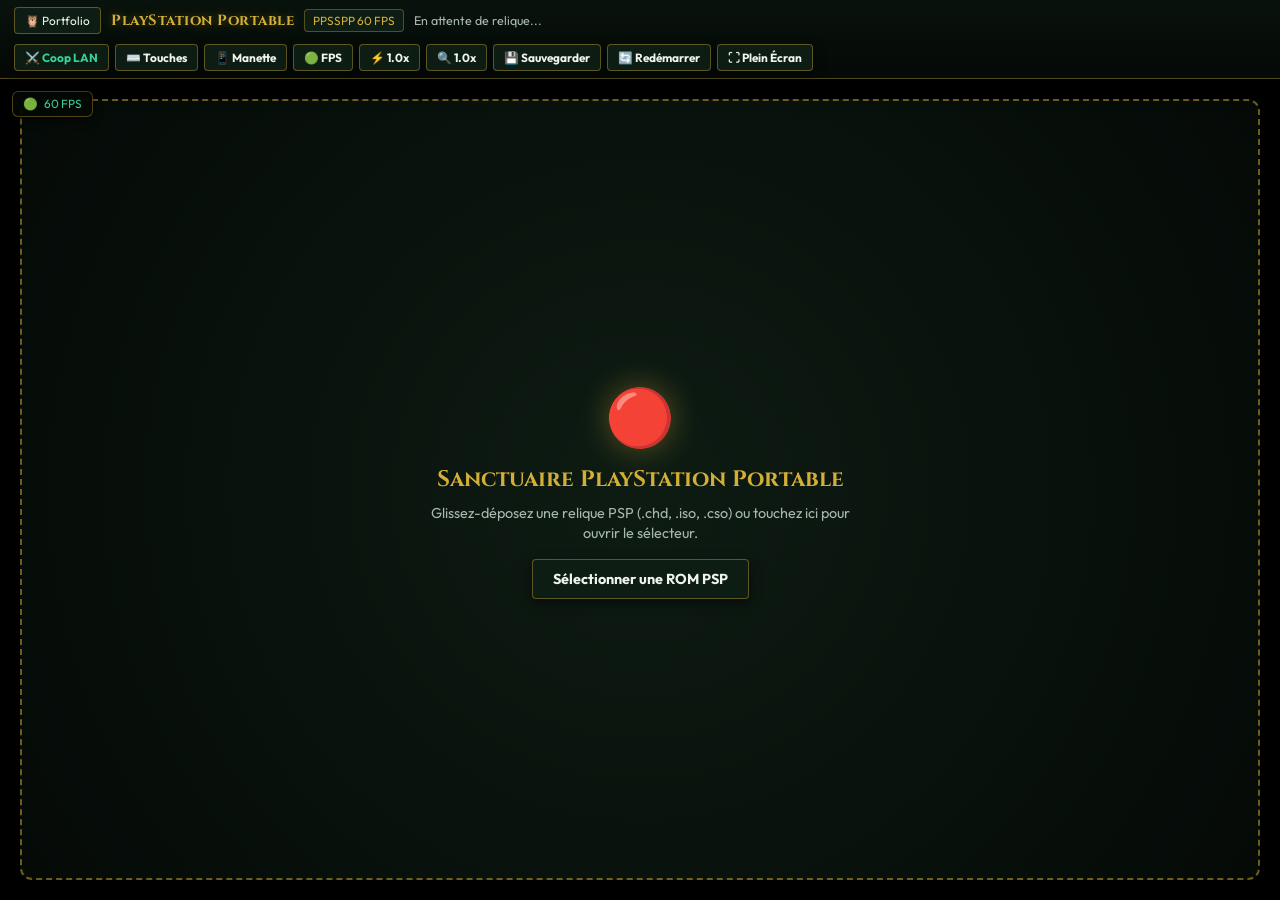
<file: emulators/psp/index.html>
<!doctype html>
<html lang="fr">
<head>
  <meta charset="utf-8">
  <meta name="viewport" content="width=device-width, initial-scale=1.0, maximum-scale=1.0, user-scalable=no, viewport-fit=cover">
  <title>Sanctuaire PlayStation Portable — Quentin Beaud</title>
  <link rel="preconnect" href="https://fonts.googleapis.com">
  <link rel="preconnect" href="https://fonts.gstatic.com" crossorigin>
  <link href="https://fonts.googleapis.com/css2?family=Cinzel:wght@600;700;800&family=Outfit:wght@400;500;600;700&display=swap" rel="stylesheet">
  <link rel="stylesheet" href="dark.css">
  <script src="coi-serviceworker.js"></script>
  <style>
    * { box-sizing: border-box; }
    html, body {
      margin: 0;
      padding: 0;
      width: 100%;
      height: 100%;
      overflow: hidden;
      background: #050a07;
      color: #f0f4f1;
      font-family: 'Outfit', sans-serif;
      display: flex;
      flex-direction: column;
      align-items: center;
      justify-content: flex-start;
      -webkit-user-select: none;
      user-select: none;
      touch-action: none;
    }

    /* Mode Imbriqué (dans l'iframe du Sanctuaire RetroVault) */
    body.psp-embedded .psp-header {
      display: none !important;
    }
    body.psp-embedded,
    body.psp-embedded .psp-stage {
      width: 100% !important;
      height: 100% !important;
      max-width: 100% !important;
      max-height: 100% !important;
      margin: 0 !important;
      padding: 0 !important;
      overflow: hidden !important;
      display: flex !important;
      align-items: center !important;
      justify-content: center !important;
      background: #000 !important;
    }

    /* En-tête Dark Fantasy */
    .psp-header {
      width: 100%;
      background: linear-gradient(180deg, rgba(9, 19, 13, 0.96) 0%, rgba(5, 10, 7, 0.92) 100%);
      border-bottom: 1px solid rgba(212, 175, 55, 0.35);
      padding: 7px 14px;
      display: flex;
      align-items: center;
      justify-content: space-between;
      gap: 10px;
      flex-wrap: wrap;
      z-index: 20;
      box-shadow: 0 4px 20px rgba(0, 0, 0, 0.7);
    }

    .psp-brand {
      display: flex;
      align-items: center;
      gap: 10px;
      flex-wrap: wrap;
    }

    .psp-title {
      font-family: 'Cinzel', serif;
      font-size: 0.92rem;
      font-weight: 700;
      color: #d4af37;
      letter-spacing: 0.5px;
      margin: 0;
      text-shadow: 0 0 10px rgba(212, 175, 55, 0.4);
    }

    .psp-status-bar {
      font-size: 0.78rem;
      color: #a8b8ad;
      max-width: 340px;
      overflow: hidden;
      text-overflow: ellipsis;
      white-space: nowrap;
    }

    .psp-badge {
      display: inline-flex;
      align-items: center;
      gap: 5px;
      background: #0e1d14;
      border: 1px solid rgba(212, 175, 55, 0.35);
      border-radius: 4px;
      padding: 3px 8px;
      font-size: 0.74rem;
      color: #d4af37;
    }

    .psp-actions {
      display: flex;
      align-items: center;
      gap: 6px;
      flex-wrap: wrap;
    }

    .psp-btn-icon {
      background: #0e1d14;
      border: 1px solid rgba(212, 175, 55, 0.4);
      color: #f0f4f1;
      padding: 5px 10px;
      border-radius: 4px;
      font-size: 0.74rem;
      font-family: inherit;
      cursor: pointer;
      display: inline-flex;
      align-items: center;
      gap: 4px;
      text-decoration: none;
      transition: all 0.15s ease;
      touch-action: manipulation;
    }
    .psp-btn-icon:hover {
      background: #14281c;
      border-color: #d4af37;
      color: #d4af37;
      box-shadow: 0 0 8px rgba(212, 175, 55, 0.3);
    }
    .psp-btn-icon.active {
      background: linear-gradient(135deg, #d4af37 0%, #a6831d 100%);
      color: #050a07;
      border-color: #f5d77f;
      font-weight: 700;
    }

    /* Scène Principale */
    .psp-stage {
      flex: 1;
      width: 100%;
      height: 100%;
      position: relative;
      display: flex;
      align-items: center;
      justify-content: center;
      background: #000;
      overflow: hidden;
    }

    #canvas {
      width: 100%;
      height: 100%;
      max-width: 100%;
      max-height: 100%;
      object-fit: contain;
      background: #000;
      outline: none;
      display: block;
    }

    /* HUD FPS Flottant */
    .psp-floating-hud {
      position: absolute;
      top: 12px;
      left: 12px;
      background: rgba(5, 10, 7, 0.85);
      backdrop-filter: blur(8px);
      border: 1px solid rgba(212, 175, 55, 0.35);
      border-radius: 6px;
      padding: 4px 10px;
      font-size: 0.74rem;
      color: #34d399;
      display: flex;
      align-items: center;
      gap: 6px;
      z-index: 15;
      pointer-events: none;
      box-shadow: 0 2px 10px rgba(0, 0, 0, 0.6);
      transition: opacity 0.2s ease;
    }
    .psp-floating-hud.hidden {
      display: none !important;
    }

    /* Dropzone si aucun jeu chargé */
    .psp-dropzone {
      position: absolute;
      inset: 20px;
      display: flex;
      flex-direction: column;
      align-items: center;
      justify-content: center;
      background: radial-gradient(circle at center, rgba(14, 29, 20, 0.95) 0%, rgba(5, 10, 7, 0.98) 100%);
      border: 2px dashed rgba(212, 175, 55, 0.5);
      border-radius: 12px;
      padding: 30px;
      text-align: center;
      z-index: 5;
      box-shadow: 0 10px 40px rgba(0, 0, 0, 0.8);
      cursor: pointer;
    }
    .psp-dropzone:hover {
      border-color: #d4af37;
    }
    .psp-dropzone-icon {
      font-size: 3.5rem;
      color: #d4af37;
      margin-bottom: 12px;
      filter: drop-shadow(0 0 16px rgba(212, 175, 55, 0.4));
    }
    .psp-dropzone h2 {
      font-family: 'Cinzel', serif;
      font-size: 1.4rem;
      color: #d4af37;
      margin: 0 0 8px 0;
    }
    .psp-dropzone p {
      font-size: 0.9rem;
      color: #a8b8ad;
      max-width: 440px;
      margin: 0 0 16px 0;
      line-height: 1.4;
    }

    /* Écran de chargement */
    .psp-loader-overlay {
      position: absolute;
      inset: 0;
      background: rgba(5, 10, 7, 0.95);
      display: flex;
      flex-direction: column;
      align-items: center;
      justify-content: center;
      gap: 16px;
      z-index: 25;
      transition: opacity 0.3s ease;
    }
    .psp-spinner {
      width: 50px;
      height: 50px;
      border: 3px solid rgba(212, 175, 55, 0.2);
      border-top-color: #d4af37;
      border-radius: 50%;
      animation: pspSpin 0.9s linear infinite;
    }
    @keyframes pspSpin {
      to { transform: rotate(360deg); }
    }
    .psp-loader-text {
      font-family: 'Cinzel', serif;
      font-size: 1rem;
      color: #d4af37;
      letter-spacing: 0.5px;
      text-align: center;
      padding: 0 20px;
    }

    /* Bouton plein écran externe si iframe */
    .psp-ext-button {
      position: absolute;
      top: 10px;
      right: 10px;
      background: rgba(14, 29, 20, 0.9);
      backdrop-filter: blur(8px);
      border: 1px solid rgba(212, 175, 55, 0.45);
      border-radius: 6px;
      padding: 5px 10px;
      font-size: 0.72rem;
      color: #d4af37;
      text-decoration: none;
      cursor: pointer;
      display: flex;
      align-items: center;
      gap: 4px;
      z-index: 15;
    }

    /* ========================================================
       MANETTE VIRTUELLE TACTILE SONY PSP (DARK FANTASY)
       ======================================================== */
    .psp-vpad {
      position: absolute;
      inset: 0;
      pointer-events: none;
      z-index: 12;
      display: flex;
      justify-content: space-between;
      align-items: flex-end;
      padding: 14px 18px;
      box-sizing: border-box;
      transition: opacity 0.2s ease;
    }
    .psp-vpad.hidden {
      display: none !important;
    }

    .psp-vpad-wing {
      pointer-events: auto;
      display: flex;
      flex-direction: column;
      align-items: center;
      justify-content: flex-end;
      gap: 10px;
      width: clamp(140px, 18vw, 170px);
      user-select: none;
      -webkit-user-select: none;
    }

    /* Gâchettes L et R */
    .psp-shoulder-btn {
      background: #14281c;
      border: 1px solid rgba(212, 175, 55, 0.4);
      color: #d4af37;
      font-family: 'Cinzel', serif;
      font-weight: 700;
      font-size: 0.88rem;
      padding: 8px 18px;
      border-radius: 6px;
      cursor: pointer;
      touch-action: none;
      width: 100%;
      text-align: center;
      box-shadow: 0 4px 12px rgba(0, 0, 0, 0.6);
      transition: all 0.08s ease;
    }
    .psp-shoulder-btn:active, .psp-shoulder-btn.pressed {
      background: #d4af37 !important;
      color: #050a07 !important;
      transform: translateY(1px);
      box-shadow: 0 0 16px rgba(212, 175, 55, 0.8);
    }

    /* Sélecteur Mode Gauche (Croix / Joystick) */
    .psp-mode-tabs {
      display: flex;
      gap: 4px;
      background: #060e08;
      padding: 2px;
      border-radius: 12px;
      border: 1px solid rgba(212, 175, 55, 0.25);
    }
    .psp-mode-tab {
      background: transparent;
      border: none;
      color: #a8b8ad;
      font-size: 0.65rem;
      font-weight: 700;
      padding: 3px 8px;
      border-radius: 10px;
      cursor: pointer;
      transition: all 0.15s;
    }
    .psp-mode-tab.active {
      background: linear-gradient(135deg, #d4af37 0%, #997d25 100%);
      color: #050a07;
      box-shadow: 0 2px 6px rgba(0,0,0,0.4);
    }

    /* Croix Directionnelle 3x3 Grid Parfaite */
    .psp-dpad {
      display: grid;
      grid-template-columns: 40px 40px 40px;
      grid-template-rows: 40px 40px 40px;
      grid-template-areas:
        ".    up    ."
        "left core  right"
        ".    down  .";
      width: 120px;
      height: 120px;
      margin: 0 auto;
      touch-action: none;
    }
    .psp-dpad-btn {
      width: 40px;
      height: 40px;
      margin: 0;
      padding: 0;
      box-sizing: border-box;
      background: #14281c;
      border: 1px solid rgba(212, 175, 55, 0.4);
      color: #d4af37;
      font-size: 1.15rem;
      font-weight: bold;
      display: flex;
      align-items: center;
      justify-content: center;
      cursor: pointer;
      touch-action: none;
      transition: all 0.08s;
    }
    .psp-dpad-u { grid-area: up; border-radius: 6px 6px 0 0; border-bottom: none; }
    .psp-dpad-d { grid-area: down; border-radius: 0 0 6px 6px; border-top: none; }
    .psp-dpad-l { grid-area: left; border-radius: 6px 0 0 6px; border-right: none; }
    .psp-dpad-r { grid-area: right; border-radius: 0 6px 6px 0; border-left: none; }
    .psp-dpad-core {
      grid-area: core;
      width: 40px;
      height: 40px;
      background: #0e1d14;
      border: none;
    }
    .psp-dpad-btn:active, .psp-dpad-btn.pressed {
      background: #d4af37 !important;
      color: #050a07 !important;
      box-shadow: 0 0 14px rgba(212, 175, 55, 0.8);
    }

    /* Joystick Analogique Tactile 360° */
    .psp-analog-container {
      width: 120px;
      height: 120px;
      position: relative;
      border-radius: 50%;
      background: radial-gradient(circle at center, #14281c 0%, #060e08 100%);
      border: 2px solid rgba(212, 175, 55, 0.45);
      touch-action: none;
      display: none;
      align-items: center;
      justify-content: center;
      box-shadow: inset 0 2px 10px rgba(0, 0, 0, 0.8), 0 4px 12px rgba(0, 0, 0, 0.5);
    }
    .psp-analog-thumb {
      width: 44px;
      height: 44px;
      border-radius: 50%;
      background: linear-gradient(135deg, #1f3d2b 0%, #0e1d14 100%);
      border: 2px solid #d4af37;
      box-shadow: 0 4px 10px rgba(0, 0, 0, 0.7);
      position: absolute;
      pointer-events: none;
      transition: transform 0.04s ease-out;
    }

    /* Losange d'Actions PlayStation 3x3 Grid */
    .psp-actions-pad {
      display: grid;
      grid-template-columns: 40px 40px 40px;
      grid-template-rows: 40px 40px 40px;
      grid-template-areas:
        ".    top   ."
        "left . right"
        ".  bottom  .";
      width: 120px;
      height: 120px;
      margin: 0 auto;
      touch-action: none;
    }
    .psp-act-btn {
      width: 40px;
      height: 40px;
      margin: auto;
      padding: 0;
      box-sizing: border-box;
      border-radius: 50%;
      font-family: 'Cinzel', serif;
      font-size: 1.15rem;
      font-weight: bold;
      display: flex;
      align-items: center;
      justify-content: center;
      cursor: pointer;
      touch-action: none;
      transition: all 0.08s;
      box-shadow: 0 3px 10px rgba(0, 0, 0, 0.6);
    }
    .psp-act-btn.top {
      grid-area: top;
      background: rgba(52, 211, 153, 0.15);
      border: 2px solid #34d399;
      color: #34d399;
    }
    .psp-act-btn.left {
      grid-area: left;
      background: rgba(244, 114, 182, 0.15);
      border: 2px solid #f472b6;
      color: #f472b6;
    }
    .psp-act-btn.right {
      grid-area: right;
      background: rgba(239, 68, 68, 0.15);
      border: 2px solid #ef4444;
      color: #ef4444;
    }
    .psp-act-btn.bottom {
      grid-area: bottom;
      background: rgba(96, 165, 250, 0.15);
      border: 2px solid #60a5fa;
      color: #60a5fa;
    }
    .psp-act-btn:active, .psp-act-btn.pressed {
      filter: brightness(1.5);
      transform: scale(0.92);
      box-shadow: 0 0 16px currentColor;
    }

    /* Centre Bas : Select et Start */
    .psp-vpad-center {
      pointer-events: auto;
      display: flex;
      gap: 14px;
      margin-bottom: 4px;
      align-items: center;
    }
    .psp-pill-btn {
      background: #0e1d14;
      border: 1px solid rgba(212, 175, 55, 0.4);
      color: #d4af37;
      font-family: 'Cinzel', serif;
      font-size: 0.72rem;
      font-weight: 700;
      padding: 6px 14px;
      border-radius: 14px;
      cursor: pointer;
      touch-action: none;
      box-shadow: 0 3px 8px rgba(0, 0, 0, 0.6);
      transition: all 0.08s;
    }
    .psp-pill-btn:active, .psp-pill-btn.pressed {
      background: #d4af37 !important;
      color: #050a07 !important;
      box-shadow: 0 0 12px rgba(212, 175, 55, 0.8);
      transform: translateY(1px);
    }

    /* ========================================================
       MODAL GUIDE DES TOUCHES ET OPTIONS CLAVIER / MANETTE
       ======================================================== */
    .psp-modal-backdrop {
      position: fixed;
      inset: 0;
      background: rgba(4, 8, 6, 0.88);
      backdrop-filter: blur(10px);
      z-index: 100;
      display: none;
      align-items: center;
      justify-content: center;
      padding: 16px;
      box-sizing: border-box;
    }
    .psp-modal-backdrop.open {
      display: flex;
    }

    .psp-modal-card {
      background: linear-gradient(180deg, #0e1d14 0%, #060e08 100%);
      border: 1px solid rgba(212, 175, 55, 0.5);
      border-radius: 10px;
      max-width: 580px;
      width: 100%;
      max-height: 90vh;
      overflow-y: auto;
      padding: 22px;
      box-sizing: border-box;
      box-shadow: 0 12px 50px rgba(0, 0, 0, 0.85);
      display: flex;
      flex-direction: column;
      gap: 16px;
    }

    .psp-modal-header {
      display: flex;
      justify-content: space-between;
      align-items: center;
      border-bottom: 1px solid rgba(212, 175, 55, 0.25);
      padding-bottom: 10px;
    }
    .psp-modal-title {
      font-family: 'Cinzel', serif;
      font-size: 1.15rem;
      color: #d4af37;
      margin: 0;
      display: flex;
      align-items: center;
      gap: 8px;
    }
    .psp-modal-close {
      background: transparent;
      border: none;
      color: #a8b8ad;
      font-size: 1.4rem;
      cursor: pointer;
      line-height: 1;
      padding: 4px 8px;
      transition: color 0.15s;
    }
    .psp-modal-close:hover {
      color: #ef4444;
    }

    .psp-key-table {
      width: 100%;
      border-collapse: collapse;
      font-size: 0.85rem;
    }
    .psp-key-table th {
      text-align: left;
      color: #d4af37;
      font-family: 'Cinzel', serif;
      padding: 6px 8px;
      border-bottom: 1px solid rgba(212, 175, 55, 0.3);
      font-size: 0.78rem;
    }
    .psp-key-table td {
      padding: 6px 8px;
      border-bottom: 1px solid rgba(212, 175, 55, 0.1);
      color: #e2e8f0;
    }
    kbd {
      background: #14281c;
      border: 1px solid rgba(212, 175, 55, 0.4);
      border-radius: 4px;
      padding: 2px 7px;
      font-family: monospace;
      font-size: 0.82rem;
      color: #d4af37;
      box-shadow: 0 1px 3px rgba(0,0,0,0.5);
    }
    .psp-modal-footer {
      display: flex;
      justify-content: flex-end;
      padding-top: 10px;
      border-top: 1px solid rgba(212, 175, 55, 0.2);
    }
  </style>
</head>
<body>

  <!-- En-tête Sanctuaire Standalone -->
  <header class="psp-header">
    <div class="psp-brand">
      <a href="/" class="psp-btn-icon" title="Retourner au Portfolio">🦉 Portfolio</a>
      <h1 class="psp-title">PlayStation Portable</h1>
      <span class="psp-badge" id="psp-version-badge">PPSSPP 60 FPS</span>
      <span class="psp-status-bar" id="psp-status-bar">En attente de relique...</span>
    </div>
    <div class="psp-actions">
      <button class="psp-btn-icon" id="btn-psp-lan" style="color: #34d399; font-weight: 700;" title="Rejoindre ou héberger une session Coop LAN P2P">⚔️ Coop LAN</button>
      <button class="psp-btn-icon" id="psp-btn-controls" title="Guide des touches clavier et manettes">⌨️ Touches</button>
      <button class="psp-btn-icon" id="psp-btn-pad" title="Afficher ou masquer la manette virtuelle tactile">📱 Manette</button>
      <button class="psp-btn-icon" id="psp-btn-fps" title="Afficher ou masquer le compteur FPS">🟢 FPS</button>
      <button class="psp-btn-icon" id="psp-btn-speed" title="Changer la vitesse d'émulation">⚡ 1.0x</button>
      <button class="psp-btn-icon" id="psp-btn-scale" title="Ajuster la taille de l'écran PSP (1.0x, 1.5x, Fit)">🔍 1.0x</button>
      <button class="psp-btn-icon" id="psp-btn-save" title="Sauvegarder l'état dans le Cloud VPS">💾 Sauvegarder</button>
      <button class="psp-btn-icon" id="psp-btn-restart" title="Recharger la relique PSP">🔄 Redémarrer</button>
      <button class="psp-btn-icon" id="psp-btn-fs" title="Plein Écran">⛶ Plein Écran</button>
    </div>
  </header>

  <!-- Scène de jeu -->
  <main class="psp-stage">
    <!-- HUD FPS -->
    <div class="psp-floating-hud" id="psp-hud">
      <span id="psp-hud-dot">🟢</span>
      <span id="psp-hud-text">60 FPS</span>
    </div>

    <!-- Bouton plein écran externe si iframe -->
    <a id="psp-open-dedicated" href="index.html" target="_blank" class="psp-ext-button" style="display: none;">
      ⛶ Plein Écran Dédié
    </a>

    <!-- Canvas WebGL PPSSPP -->
    <canvas id="canvas" oncontextmenu="event.preventDefault()" tabindex="0"></canvas>

    <!-- MANETTE VIRTUELLE TACTILE -->
    <div class="psp-vpad" id="psp-vpad">
      <!-- Aile Gauche : Gâchette L + Croix Directionnelle / Joystick -->
      <div class="psp-vpad-wing left">
        <button type="button" class="psp-shoulder-btn" id="psp-btn-l" data-key="L">L</button>
        <div class="psp-mode-tabs">
          <button type="button" class="psp-mode-tab active" id="psp-tab-dpad">CROIX</button>
          <button type="button" class="psp-mode-tab" id="psp-tab-analog">STICK</button>
        </div>
        <!-- Croix 3x3 -->
        <div class="psp-dpad" id="psp-dpad">
          <button type="button" class="psp-dpad-btn psp-dpad-u" id="psp-btn-up" data-key="Up">▲</button>
          <button type="button" class="psp-dpad-btn psp-dpad-l" id="psp-btn-left" data-key="Left">◀</button>
          <div class="psp-dpad-core"></div>
          <button type="button" class="psp-dpad-btn psp-dpad-r" id="psp-btn-right" data-key="Right">▶</button>
          <button type="button" class="psp-dpad-btn psp-dpad-d" id="psp-btn-down" data-key="Down">▼</button>
        </div>
        <!-- Joystick 360° -->
        <div class="psp-analog-container" id="psp-analog">
          <div class="psp-analog-thumb" id="psp-analog-thumb"></div>
        </div>
      </div>

      <!-- Centre Bas : Select et Start -->
      <div class="psp-vpad-center">
        <button type="button" class="psp-pill-btn" id="psp-btn-select" data-key="Select">SELECT</button>
        <button type="button" class="psp-pill-btn" id="psp-btn-start" data-key="Start">START</button>
      </div>

      <!-- Aile Droite : Gâchette R + Losange PlayStation -->
      <div class="psp-vpad-wing right">
        <button type="button" class="psp-shoulder-btn" id="psp-btn-r" data-key="R">R</button>
        <div class="psp-actions-pad" id="psp-actions-pad">
          <button type="button" class="psp-act-btn top" id="psp-btn-triangle" data-key="Triangle">△</button>
          <button type="button" class="psp-act-btn left" id="psp-btn-square" data-key="Square">▢</button>
          <button type="button" class="psp-act-btn right" id="psp-btn-circle" data-key="Circle">◯</button>
          <button type="button" class="psp-act-btn bottom" id="psp-btn-cross" data-key="Cross">✕</button>
        </div>
      </div>
    </div>

    <!-- Reliquaire / Dropzone si aucun jeu chargé -->
    <div class="psp-dropzone" id="psp-dropzone">
      <div class="psp-dropzone-icon">🔴</div>
      <h2>Sanctuaire PlayStation Portable</h2>
      <p>Glissez-déposez une relique PSP (.chd, .iso, .cso) ou touchez ici pour ouvrir le sélecteur.</p>
      <button type="button" id="psp-pick-btn" class="psp-btn-icon" style="padding: 10px 20px; font-size: 0.9rem;">Sélectionner une ROM PSP</button>
      <input type="file" id="psp-file-input" accept=".chd,.iso,.cso,.pbp" style="display: none;">
    </div>

    <!-- Écran de chargement -->
    <div class="psp-loader-overlay" id="psp-loader" style="display: none;">
      <div class="psp-spinner"></div>
      <div class="psp-loader-text" id="psp-loader-text">Invocation de la relique PSP...</div>
    </div>
  </main>

  <!-- MODAL GUIDE DES TOUCHES -->
  <div class="psp-modal-backdrop" id="psp-modal-controls">
    <div class="psp-modal-card">
      <div class="psp-modal-header">
        <h3 class="psp-modal-title">⚔️ Grimoire des Commandes PSP</h3>
        <button type="button" class="psp-modal-close" id="psp-modal-close">&times;</button>
      </div>
      <div>
        <table class="psp-key-table">
          <thead>
            <tr>
              <th>Bouton PSP</th>
              <th>Standard Sanctuaire</th>
              <th>Pavé Numérique</th>
              <th>Action / Description</th>
            </tr>
          </thead>
          <tbody>
            <tr>
              <td><strong style="color:#60a5fa;">✕ Croix</strong></td>
              <td><kbd>K</kbd> (ou <kbd>Espace</kbd>)</td>
              <td><kbd>5</kbd></td>
              <td>Sauter / Valider</td>
            </tr>
            <tr>
              <td><strong style="color:#ef4444;">◯ Rond</strong></td>
              <td><kbd>L</kbd></td>
              <td><kbd>6</kbd></td>
              <td>Séparer / Action secondaire</td>
            </tr>
            <tr>
              <td><strong style="color:#f472b6;">▢ Carré</strong></td>
              <td><kbd>I</kbd></td>
              <td><kbd>4</kbd></td>
              <td>Attaquer / Tirer</td>
            </tr>
            <tr>
              <td><strong style="color:#34d399;">△ Triangle</strong></td>
              <td><kbd>O</kbd></td>
              <td><kbd>8</kbd></td>
              <td>Menu / Action tertiaire</td>
            </tr>
            <tr>
              <td><strong style="color:#d4af37;">Gâchette L</strong></td>
              <td><kbd>U</kbd></td>
              <td><kbd>7</kbd></td>
              <td>Gâchette gauche (L1)</td>
            </tr>
            <tr>
              <td><strong style="color:#d4af37;">Gâchette R</strong></td>
              <td><kbd>P</kbd></td>
              <td><kbd>9</kbd></td>
              <td>Gâchette droite (R1)</td>
            </tr>
            <tr>
              <td><strong>L + R ensemble</strong></td>
              <td><kbd>U</kbd> + <kbd>P</kbd></td>
              <td><kbd>7</kbd> + <kbd>9</kbd></td>
              <td>Grand Saut LocoRoco</td>
            </tr>
            <tr>
              <td><strong>Déplacement (D-Pad & Stick)</strong></td>
              <td><kbd>Z</kbd> <kbd>Q</kbd> <kbd>S</kbd> <kbd>D</kbd></td>
              <td><kbd>Flèches ↑ ↓ ← →</kbd></td>
              <td>Se déplacer (Croix & Stick 360°)</td>
            </tr>
            <tr>
              <td><strong>START</strong></td>
              <td colspan="2"><kbd>B</kbd> ou <kbd>Entrée</kbd></td>
              <td>Pause / Démarrer</td>
            </tr>
            <tr>
              <td><strong>SELECT</strong></td>
              <td colspan="2"><kbd>V</kbd> ou <kbd>Maj (Shift)</kbd></td>
              <td>Sélecteur</td>
            </tr>
            <tr>
              <td><strong>Menu PPSSPP</strong></td>
              <td colspan="2"><kbd>Échap</kbd></td>
              <td>Paramètres de l'émulateur</td>
            </tr>
          </tbody>
        </table>
      </div>
      <div style="font-size: 0.8rem; color: #a8b8ad; line-height: 1.5; background: rgba(0,0,0,0.3); padding: 10px; border-radius: 6px; border: 1px solid rgba(212,175,55,0.2);">
        💡 <strong>Harmonisation unifiée :</strong> Jouez à deux mains comme sur les autres émulateurs du Sanctuaire (main gauche sur <kbd>ZSQD</kbd>, main droite sur <kbd>O K I L</kbd> ou pavé numérique <kbd>8 5 4 6</kbd>, gâchettes sur <kbd>U</kbd> / <kbd>P</kbd>).<br>
        🎮 <strong>Manettes USB / Bluetooth :</strong> Détection automatique (PlayStation DualSense, Xbox, Switch Pro). Les touches sont mappées nativement.<br>
        📱 <strong>Tactile & Mobile :</strong> La manette virtuelle est activable à tout moment avec le bouton <strong>📱 Manette</strong> dans la barre supérieure.
      </div>
      <div class="psp-modal-footer">
        <button type="button" class="psp-btn-icon active" id="psp-modal-ok" style="padding: 8px 18px;">Compris</button>
      </div>
    </div>
  </div>

  <script>
    (function() {
      // 1. Détection du mode imbriqué dans l'iframe du portfolio
      const isEmbedded = (window.parent && window.parent !== window) || new URLSearchParams(window.location.search).has("embedded");
      if (isEmbedded) {
        document.body.classList.add("psp-embedded");
        const dedicatedBtn = document.getElementById("psp-open-dedicated");
        if (dedicatedBtn) dedicatedBtn.style.display = "flex";
      }

      // 2. Éléments DOM
      const canvas = document.getElementById("canvas");
      const dropzone = document.getElementById("psp-dropzone");
      const fileInput = document.getElementById("psp-file-input");
      const pickBtn = document.getElementById("psp-pick-btn");
      const loader = document.getElementById("psp-loader");
      const loaderText = document.getElementById("psp-loader-text");
      const statusBar = document.getElementById("psp-status-bar");
      const hud = document.getElementById("psp-hud");
      const hudText = document.getElementById("psp-hud-text");
      const btnFs = document.getElementById("psp-btn-fs");
      const btnSpeed = document.getElementById("psp-btn-speed");
      const btnScale = document.getElementById("psp-btn-scale");
      const btnSave = document.getElementById("psp-btn-save");
      const btnRestart = document.getElementById("psp-btn-restart");
      const btnControls = document.getElementById("psp-btn-controls");
      const btnPad = document.getElementById("psp-btn-pad");
      const btnFps = document.getElementById("psp-btn-fps");
      const modalControls = document.getElementById("psp-modal-controls");
      const modalClose = document.getElementById("psp-modal-close");
      const modalOk = document.getElementById("psp-modal-ok");
      const vpad = document.getElementById("psp-vpad");
      const tabDpad = document.getElementById("psp-tab-dpad");
      const tabAnalog = document.getElementById("psp-tab-analog");
      const dpadEl = document.getElementById("psp-dpad");
      const analogEl = document.getElementById("psp-analog");
      const analogThumb = document.getElementById("psp-analog-thumb");

      let currentRomName = "";
      let emulatorStarted = false;
      let emulatorReady = false;
      let ppssppAudioCtx = null;
      let currentSpeed = 1.0;

      // Détection tactile automatique pour la manette
      const isTouchDevice = () => window.matchMedia("(pointer: coarse)").matches || window.innerWidth <= 900;
      if (!isTouchDevice() && vpad) {
        vpad.classList.add("hidden");
      }

      function setStatus(text, color) {
        if (statusBar) {
          statusBar.textContent = text;
          if (color) statusBar.style.color = color;
        }
      }

      function showLoader(text) {
        if (loaderText) loaderText.textContent = text || "Chargement du moteur PPSSPP...";
        if (loader) loader.style.display = "flex";
      }

      function hideLoader() {
        if (loader) loader.style.display = "none";
      }

      // 3. AudioWorklet Shim pour compatibilité Chrome 126+ & Web Audio fluide
      const SP_SHIM_WORKLET = `
        class PPSSPPSpShim extends AudioWorkletProcessor {
          constructor(opts) {
            super(opts);
            const p = opts.processorOptions || {};
            this._nCh = p.channels || 2;
            this._cap = p.cap || 65536;
            this._ctrl = new Int32Array(p.sab, 0, 8);
            this._data = new Float32Array(p.sab, 32, this._cap * this._nCh);
            this._last = new Float32Array(this._nCh);
            this._ramp = 0;
            this._rampFrames = 128;
          }
          process(inputs, outputs) {
            const ch = outputs[0];
            if (!ch || !ch[0]) return true;
            const n = ch[0].length;
            let r = Atomics.load(this._ctrl, 1);
            const w = Atomics.load(this._ctrl, 0);
            const avail = (w - r + this._cap) % this._cap;
            const read = Math.min(n, avail);
            let ramp = this._ramp;
            for (let i = 0; i < read; i++) {
              const blend = ramp > 0 ? 1.0 - ramp / this._rampFrames : 1.0;
              for (let c = 0; c < ch.length; c++) {
                const src = this._data[r * this._nCh + Math.min(c, this._nCh - 1)];
                const out = ramp > 0 ? this._last[c] * (1.0 - blend) + src * blend : src;
                ch[c][i] = out;
                this._last[c] = out;
              }
              if (ramp > 0) ramp--;
              r = (r + 1) % this._cap;
            }
            this._ramp = ramp;
            if (read < n) {
              Atomics.add(this._ctrl, 4, 1);
              this._ramp = this._rampFrames;
              for (let i = read; i < n; i++) {
                for (let c = 0; c < ch.length; c++) {
                  this._last[c] *= 0.985;
                  ch[c][i] = this._last[c];
                }
              }
            }
            Atomics.store(this._ctrl, 1, r);
            return true;
          }
        }
        registerProcessor('ppsspp-sp-shim', PPSSPPSpShim);
      `;

      async function installAudioShim(ctx) {
        if (!ctx || !ctx.audioWorklet || typeof SharedArrayBuffer === "undefined") return;
        try {
          const blob = new Blob([SP_SHIM_WORKLET], { type: "application/javascript" });
          const url = URL.createObjectURL(blob);
          await ctx.audioWorklet.addModule(url);
          URL.revokeObjectURL(url);

          const proto = AudioContext.prototype;
          if (proto._ppssppPatched) return;
          proto._ppssppPatched = true;

          proto.createScriptProcessor = function(bufSize, nIn, nOut) {
            const nCh = Math.max(1, nOut || 2);
            const bufsz = bufSize || 2048;
            const SR = this.sampleRate || 44100;
            const RING_CAP = 32768;
            let _handler = null;
            let _wn = null;
            let _gain = null;
            let _dest = null;
            let _timerId = null;
            const fakeBuf = this.createBuffer(nCh, bufsz, SR);
            const fakeChannels = Array.from({ length: nCh }, (_, c) => fakeBuf.getChannelData(c));

            const sab = new SharedArrayBuffer(32 + RING_CAP * nCh * 4);
            const ctrl = new Int32Array(sab, 0, 8);
            const data = new Float32Array(sab, 32, RING_CAP * nCh);

            try {
              _wn = new AudioWorkletNode(this, 'ppsspp-sp-shim', {
                numberOfInputs: 0, numberOfOutputs: 1, outputChannelCount: [nCh],
                processorOptions: { channels: nCh, cap: RING_CAP, sab }
              });
            } catch(e) { return this.createGain(); }

            function pushAudio() {
              if (!_handler || !_wn) return;
              let w = Atomics.load(ctrl, 0);
              let r = Atomics.load(ctrl, 1);
              const used = (w - r + RING_CAP) % RING_CAP;
              if (RING_CAP - 1 - used < bufsz) return;
              try { _handler({ outputBuffer: fakeBuf }); } catch(e) { return; }
              for (let i = 0; i < bufsz; i++) {
                for (let c = 0; c < nCh; c++) {
                  data[w * nCh + c] = fakeChannels[c][i];
                }
                w = (w + 1) % RING_CAP;
              }
              Atomics.store(ctrl, 0, w);
            }

            return {
              get onaudioprocess() { return _handler; },
              set onaudioprocess(fn) {
                _handler = fn;
                if (!_timerId) _timerId = setInterval(pushAudio, 4);
              },
              connect(dest) {
                _dest = dest;
                _gain = ctx.createGain();
                _wn.connect(_gain);
                _gain.connect(_dest);
              },
              disconnect() {
                if (_timerId) { clearInterval(_timerId); _timerId = null; }
                if (_gain) try { _gain.disconnect(); } catch(e) {}
                if (_wn) try { _wn.disconnect(); } catch(e) {}
              }
            };
          };
        } catch(e) {
          console.warn("[PPSSPP Audio Shim] Fallback vers audio natif :", e);
        }
      }

      // 4. Injecteur d'événements clavier pour les touches virtuelles
      function sendKeyEvent(isDown, code, key, keyCode) {
        try {
          const type = isDown ? "keydown" : "keyup";
          const ev = new KeyboardEvent(type, {
            code: code,
            key: key,
            keyCode: keyCode,
            which: keyCode,
            bubbles: true,
            cancelable: true
          });
          window.dispatchEvent(ev);
          document.dispatchEvent(ev);
          if (canvas) canvas.dispatchEvent(ev);
        } catch(err) {
          console.warn("[PPSSPP Input]", err);
        }
      }

      // Table des touches virtuelles alignée sur le standard unifié du Sanctuaire
      const VIRTUAL_KEY_MAP = {
        "Up":       { code: "ArrowUp",    key: "ArrowUp",   keyCode: 38 },
        "Down":     { code: "ArrowDown",  key: "ArrowDown", keyCode: 40 },
        "Left":     { code: "ArrowLeft",  key: "ArrowLeft", keyCode: 37 },
        "Right":    { code: "ArrowRight", key: "ArrowRight",keyCode: 39 },
        "Cross":    { code: "KeyK",       key: "k",         keyCode: 75 },
        "Circle":   { code: "KeyL",       key: "l",         keyCode: 76 },
        "Square":   { code: "KeyI",       key: "i",         keyCode: 73 },
        "Triangle": { code: "KeyO",       key: "o",         keyCode: 79 },
        "L":        { code: "KeyU",       key: "u",         keyCode: 85 },
        "R":        { code: "KeyP",       key: "p",         keyCode: 80 },
        "Start":    { code: "KeyB",       key: "b",         keyCode: 66 },
        "Select":   { code: "KeyV",       key: "v",         keyCode: 86 },
        "AnUp":     { code: "ArrowUp",    key: "ArrowUp",   keyCode: 38 },
        "AnDown":   { code: "ArrowDown",  key: "ArrowDown", keyCode: 40 },
        "AnLeft":   { code: "ArrowLeft",  key: "ArrowLeft", keyCode: 37 },
        "AnRight":  { code: "ArrowRight", key: "ArrowRight",keyCode: 39 }
      };

      // 5. Initialisation du Module Emscripten
      function configureEmscriptenModule(romName, romBytes) {
        const safeName = (romName || "game.chd").replace(/[^a-zA-Z0-9._-]/g, "_");
        const gamePath = "/games/" + safeName;

        window.Module = {
          canvas: canvas,
          arguments: [gamePath],
          noInitialRun: false,
          webglContextAttributes: {
            powerPreference: "high-performance",
            alpha: false,
            antialias: false,
            depth: true,
            stencil: true,
            preserveDrawingBuffer: false,
            desynchronized: true
          },
          locateFile(path) {
            return "build-wasm/" + path;
          },
          print(text) {
            console.log("[PPSSPP stdout]", text);
          },
          printErr(text) {
            if (!/WASM audio count=/.test(text)) console.warn("[PPSSPP stderr]", text);
          },
          setStatus(text) {
            if (text) {
              setStatus("PPSSPP : " + text);
              if (loaderText) loaderText.textContent = text;
            } else {
              hideLoader();
            }
          },
          preRun: [function() {
            try {
              const FS = window.Module.FS;
              FS.mkdirTree("/games");
              if (romBytes) {
                FS.writeFile(gamePath, romBytes, { canOwn: true });
                console.log("[PPSSPP] Relique injectée dans MEMFS :", gamePath, "(" + romBytes.byteLength + " octets)");
              }

              const iniDir = "/home/web_user/.config/ppsspp/PSP/SYSTEM";
              try {
                FS.mkdirTree(iniDir);

                // ppsspp.ini optimal
                const iniContent = `
[General]
CurrentDirectory = /games
ForceLagSync2 = True
IgnoreBadMemAccess = True

[Graphics]
DisplayRefreshRate = 60
FrameRate = 0
FrameSkip = 0
AutoFrameSkip = False
VerticalSync = True

[Sound]
Enable = True
AudioBufferSize = 1024
FillAudioGaps = True

[Control]
ShowTouchControls = False
`;
                FS.writeFile(iniDir + "/ppsspp.ini", new TextEncoder().encode(iniContent));

                // controls.ini complet : Standard unifié du Sanctuaire (ZSQD + O/K/I/L + U/P + Pavé Num + Gamepad)
                const controlsContent = `
[ControlMapping]
Up = 1-19,1-54,1-51
Down = 1-20,1-47
Left = 1-21,1-29,1-45
Right = 1-22,1-32
Circle = 1-40,1-150,1-52,10-189,10-97
Cross = 1-39,1-149,1-54,1-62,10-190,10-96
Square = 1-37,1-148,1-29,1-45,10-193,10-99
Triangle = 1-43,1-152,1-47,10-191,10-100
Start = 1-30,1-66,1-62,10-106,10-108
Select = 1-50,1-59,10-4,10-109
L = 1-49,1-151,1-45,10-196,10-102
R = 1-44,1-153,1-51,10-197,10-103
An.Up = 1-19,1-54,1-51,1-48
An.Down = 1-20,1-47,1-35
An.Left = 1-21,1-29,1-45,1-34
An.Right = 1-22,1-32,1-36
Pause = 1-111
FastForward = 1-61
`;
                FS.writeFile(iniDir + "/controls.ini", new TextEncoder().encode(controlsContent));
                console.log("[PPSSPP Config] Configuration ppsspp.ini & controls.ini injectée avec succès !");
              } catch(e) {
                console.warn("[PPSSPP Config] Erreur configuration INI :", e);
              }
            } catch(e) {
              console.error("[PPSSPP preRun] Échec montage :", e);
            }
          }],
          onRuntimeInitialized() {
            emulatorReady = true;
            hideLoader();
            if (dropzone) dropzone.style.display = "none";
            canvas.style.display = "block";
            canvas.focus();
            setStatus("🎮 En jeu : " + (currentRomName || "PlayStation Portable"), "#34d399");

            try {
              if (window.parent && window.parent !== window) {
                window.parent.postMessage({ type: "PSP_READY", name: currentRomName }, "*");
              }
            } catch(e) {}

            setInterval(checkAndSyncSaves, 15000);
          },
          onAbort(err) {
            console.error("[PPSSPP Abort]", err);
            if (loaderText) {
              loaderText.textContent = "❌ Moteur PPSSPP interrompu : " + (err || "Vérifiez la compatibilité WebAssembly");
              loaderText.style.color = "#ef4444";
            }
            setStatus("❌ Échec d'exécution du moteur PPSSPP", "#ef4444");
          }
        };
      }

      // 6. Sauvegardes Cloud VPS
      function checkAndSyncSaves() {
        if (!window.Module || !window.Module.FS) return;
        try {
          const FS = window.Module.FS;
          const saveRoot = "/home/web_user/.config/ppsspp/PSP/SAVEDATA";
          let entries = [];
          try { entries = FS.readdir(saveRoot); } catch(e) { return; }

          for (const dirName of entries) {
            if (dirName === "." || dirName === "..") continue;
            const fullDir = saveRoot + "/" + dirName;
            try {
              const files = FS.readdir(fullDir);
              for (const f of files) {
                if (f === "." || f === "..") continue;
                const filePath = fullDir + "/" + f;
                const st = FS.stat(filePath);
                if (FS.isFile(st.mode)) {
                  const data = FS.readFile(filePath);
                  if (data && data.length > 0 && window.parent && window.parent !== window) {
                    window.parent.postMessage({
                      type: "PSP_AUTO_SAVE",
                      name: currentRomName,
                      slot: dirName + "/" + f,
                      data: Array.from(data)
                    }, "*");
                  }
                }
              }
            } catch(e) {}
          }
        } catch(e) {}
      }

      // 7. Lancement du Moteur PPSSPP
      async function launchEmulator(romBlob, romName) {
        if (emulatorStarted) return;
        emulatorStarted = true;
        currentRomName = romName || "LocoRoco.chd";
        showLoader("Invocation de " + currentRomName + "...");

        try {
          if (!ppssppAudioCtx) {
            ppssppAudioCtx = new (window.AudioContext || window.webkitAudioContext)({ latencyHint: "interactive" });
            ppssppAudioCtx.resume().catch(() => {});
          }
        } catch(e) {
          console.warn("[PPSSPP Audio] Init fallback :", e);
        }

        showLoader("Préparation de la relique en mémoire...");
        let romBytes = null;
        if (romBlob instanceof Uint8Array) {
          romBytes = romBlob;
        } else if (romBlob instanceof ArrayBuffer) {
          romBytes = new Uint8Array(romBlob);
        } else if (romBlob instanceof Blob) {
          const buf = await romBlob.arrayBuffer();
          romBytes = new Uint8Array(buf);
        }

        configureEmscriptenModule(currentRomName, romBytes);

        showLoader("Chargement du binaire WebAssembly...");
        const script = document.createElement("script");
        script.src = "build-wasm/PPSSPPSDL.js?v=" + Date.now();
        script.onerror = () => {
          hideLoader();
          setStatus("❌ Impossible de charger le moteur PPSSPPSDL.js", "#ef4444");
        };
        document.body.appendChild(script);
      }

      // 8. Gestion de la Manette Virtuelle (Touch / Multi-Touch)
      function setupVirtualPad() {
        const buttons = vpad.querySelectorAll("[data-key]");
        buttons.forEach(btn => {
          const k = btn.getAttribute("data-key");
          const mapping = VIRTUAL_KEY_MAP[k];
          if (!mapping) return;

          const press = (e) => {
            e.preventDefault();
            e.stopPropagation();
            if (btn.setPointerCapture && e.pointerId) {
              try { btn.setPointerCapture(e.pointerId); } catch(err) {}
            }
            btn.classList.add("pressed");
            sendKeyEvent(true, mapping.code, mapping.key, mapping.keyCode);
          };

          const release = (e) => {
            e.preventDefault();
            e.stopPropagation();
            btn.classList.remove("pressed");
            sendKeyEvent(false, mapping.code, mapping.key, mapping.keyCode);
            if (btn.releasePointerCapture && e.pointerId) {
              try { btn.releasePointerCapture(e.pointerId); } catch(err) {}
            }
          };

          btn.addEventListener("pointerdown", press);
          btn.addEventListener("pointerup", release);
          btn.addEventListener("pointercancel", release);
          btn.addEventListener("pointerleave", release);
        });

        // Bascule entre D-Pad et Joystick Analogique
        if (tabDpad && tabAnalog && dpadEl && analogEl) {
          tabDpad.addEventListener("click", () => {
            tabDpad.classList.add("active");
            tabAnalog.classList.remove("active");
            dpadEl.style.display = "grid";
            analogEl.style.display = "none";
          });
          tabAnalog.addEventListener("click", () => {
            tabAnalog.classList.add("active");
            tabDpad.classList.remove("active");
            dpadEl.style.display = "none";
            analogEl.style.display = "flex";
          });
        }

        // Gestion du Stick Analogique 360°
        if (analogEl && analogThumb) {
          let stickPointerId = null;
          let stickCenter = { x: 0, y: 0 };
          let activeDirs = { up: false, down: false, left: false, right: false };

          const startStick = (e) => {
            e.preventDefault();
            e.stopPropagation();
            stickPointerId = e.pointerId;
            const rect = analogEl.getBoundingClientRect();
            stickCenter = { x: rect.left + rect.width / 2, y: rect.top + rect.height / 2 };
            if (analogEl.setPointerCapture) analogEl.setPointerCapture(e.pointerId);
            moveStick(e);
          };

          const moveStick = (e) => {
            if (stickPointerId === null || e.pointerId !== stickPointerId) return;
            e.preventDefault();
            e.stopPropagation();

            const dx = e.clientX - stickCenter.x;
            const dy = e.clientY - stickCenter.y;
            const dist = Math.hypot(dx, dy);
            const maxRadius = 38;
            const clampedDist = Math.min(dist, maxRadius);
            const angle = Math.atan2(dy, dx);

            const tx = Math.cos(angle) * clampedDist;
            const ty = Math.sin(angle) * clampedDist;
            analogThumb.style.transform = `translate(${tx}px, ${ty}px)`;

            const threshold = 12;
            const newUp = dy < -threshold;
            const newDown = dy > threshold;
            const newLeft = dx < -threshold;
            const newRight = dx > threshold;

            if (newUp !== activeDirs.up) {
              activeDirs.up = newUp;
              sendKeyEvent(newUp, VIRTUAL_KEY_MAP["AnUp"].code, VIRTUAL_KEY_MAP["AnUp"].key, VIRTUAL_KEY_MAP["AnUp"].keyCode);
            }
            if (newDown !== activeDirs.down) {
              activeDirs.down = newDown;
              sendKeyEvent(newDown, VIRTUAL_KEY_MAP["AnDown"].code, VIRTUAL_KEY_MAP["AnDown"].key, VIRTUAL_KEY_MAP["AnDown"].keyCode);
            }
            if (newLeft !== activeDirs.left) {
              activeDirs.left = newLeft;
              sendKeyEvent(newLeft, VIRTUAL_KEY_MAP["AnLeft"].code, VIRTUAL_KEY_MAP["AnLeft"].key, VIRTUAL_KEY_MAP["AnLeft"].keyCode);
            }
            if (newRight !== activeDirs.right) {
              activeDirs.right = newRight;
              sendKeyEvent(newRight, VIRTUAL_KEY_MAP["AnRight"].code, VIRTUAL_KEY_MAP["AnRight"].key, VIRTUAL_KEY_MAP["AnRight"].keyCode);
            }
          };

          const endStick = (e) => {
            if (stickPointerId === null || e.pointerId !== stickPointerId) return;
            e.preventDefault();
            e.stopPropagation();
            stickPointerId = null;
            analogThumb.style.transform = "translate(0px, 0px)";

            if (activeDirs.up) { activeDirs.up = false; sendKeyEvent(false, VIRTUAL_KEY_MAP["AnUp"].code, VIRTUAL_KEY_MAP["AnUp"].key, VIRTUAL_KEY_MAP["AnUp"].keyCode); }
            if (activeDirs.down) { activeDirs.down = false; sendKeyEvent(false, VIRTUAL_KEY_MAP["AnDown"].code, VIRTUAL_KEY_MAP["AnDown"].key, VIRTUAL_KEY_MAP["AnDown"].keyCode); }
            if (activeDirs.left) { activeDirs.left = false; sendKeyEvent(false, VIRTUAL_KEY_MAP["AnLeft"].code, VIRTUAL_KEY_MAP["AnLeft"].key, VIRTUAL_KEY_MAP["AnLeft"].keyCode); }
            if (activeDirs.right) { activeDirs.right = false; sendKeyEvent(false, VIRTUAL_KEY_MAP["AnRight"].code, VIRTUAL_KEY_MAP["AnRight"].key, VIRTUAL_KEY_MAP["AnRight"].keyCode); }

            if (analogEl.releasePointerCapture) {
              try { analogEl.releasePointerCapture(e.pointerId); } catch(err) {}
            }
          };

          analogEl.addEventListener("pointerdown", startStick);
          analogEl.addEventListener("pointermove", moveStick);
          analogEl.addEventListener("pointerup", endStick);
          analogEl.addEventListener("pointercancel", endStick);
        }
      }
      setupVirtualPad();

      // 9. Boutons d'Action & En-tête
      if (btnControls && modalControls) {
        btnControls.addEventListener("click", () => modalControls.classList.add("open"));
      }
      if (modalClose && modalControls) {
        modalClose.addEventListener("click", () => modalControls.classList.remove("open"));
      }
      if (modalOk && modalControls) {
        modalOk.addEventListener("click", () => modalControls.classList.remove("open"));
      }
      if (modalControls) {
        modalControls.addEventListener("click", (e) => {
          if (e.target === modalControls) modalControls.classList.remove("open");
        });
      }

      if (btnPad && vpad) {
        btnPad.addEventListener("click", () => {
          vpad.classList.toggle("hidden");
          btnPad.classList.toggle("active", !vpad.classList.contains("hidden"));
        });
      }

      if (btnFps && hud) {
        btnFps.addEventListener("click", () => {
          hud.classList.toggle("hidden");
          btnFps.classList.toggle("active", !hud.classList.contains("hidden"));
        });
      }

      if (btnSpeed) {
        btnSpeed.addEventListener("click", () => {
          currentSpeed = (currentSpeed === 1.0) ? 1.5 : (currentSpeed === 1.5) ? 2.0 : 1.0;
          btnSpeed.textContent = "⚡ " + currentSpeed.toFixed(1) + "x";
          setStatus("⚡ Vitesse d'émulation : " + currentSpeed.toFixed(1) + "x", "#34d399");
        });
      }

      let currentScale = 1.0;
      function applyPspScale(scale) {
        currentScale = scale;
        if (canvas) {
          if (scale === 1.0) {
            canvas.style.maxWidth = "960px";
            canvas.style.maxHeight = "544px";
            if (btnScale) btnScale.textContent = "🔍 1.0x";
            setStatus("🔍 Échelle d'écran : 1.0x (Standard)", "#34d399");
          } else if (scale === 1.5) {
            canvas.style.maxWidth = "1200px";
            canvas.style.maxHeight = "680px";
            if (btnScale) btnScale.textContent = "🔍 1.5x";
            setStatus("🔍 Échelle d'écran : 1.5x (Agrandie)", "#34d399");
          } else {
            canvas.style.maxWidth = "100%";
            canvas.style.maxHeight = "100%";
            if (btnScale) btnScale.textContent = "🔍 Fit";
            setStatus("🔍 Échelle d'écran : Plein format (Fit)", "#34d399");
          }
        }
      }

      if (btnScale) {
        btnScale.addEventListener("click", () => {
          if (currentScale === 1.0) applyPspScale(1.5);
          else if (currentScale === 1.5) applyPspScale("fit");
          else applyPspScale(1.0);
        });
      }

      if (btnSave) {
        btnSave.addEventListener("click", () => {
          checkAndSyncSaves();
          setStatus("💾 Sauvegarde Cloud synchronisée !", "#34d399");
        });
      }

      if (btnRestart) {
        btnRestart.addEventListener("click", () => {
          if (confirm("Redémarrer la relique PSP ?")) {
            window.location.reload();
          }
        });
      }

      if (btnFs) {
        btnFs.addEventListener("click", () => {
          if (!document.fullscreenElement) {
            document.documentElement.requestFullscreen().catch(() => {});
          } else {
            document.exitFullscreen().catch(() => {});
          }
        });
      }

      // 10. Sélecteur de fichier manuel / Drag & Drop
      if (pickBtn) pickBtn.addEventListener("click", () => fileInput && fileInput.click());
      if (dropzone) {
        dropzone.addEventListener("click", (e) => {
          if (e.target !== pickBtn) fileInput && fileInput.click();
        });
        dropzone.addEventListener("dragover", (e) => {
          e.preventDefault();
          dropzone.classList.add("dragover");
        });
        dropzone.addEventListener("dragleave", () => dropzone.classList.remove("dragover"));
        dropzone.addEventListener("drop", (e) => {
          e.preventDefault();
          dropzone.classList.remove("dragover");
          if (e.dataTransfer.files && e.dataTransfer.files.length > 0) {
            const f = e.dataTransfer.files[0];
            launchEmulator(f, f.name);
          }
        });
      }

      if (fileInput) {
        fileInput.addEventListener("change", (e) => {
          if (e.target.files && e.target.files.length > 0) {
            const f = e.target.files[0];
            launchEmulator(f, f.name);
          }
        });
      }

      // 11. Communication Inter-Fenêtre postMessage (RetroVault Sanctuaire)
      window.addEventListener("message", async (e) => {
        if (!e.data) return;
        if (e.data.type === "LOAD_ROM" && e.data.blob) {
          launchEmulator(e.data.blob, e.data.name);
        } else if (e.data.type === "REQUEST_SAVE") {
          checkAndSyncSaves();
        }
      });

      // 12. Gestion des erreurs et rejections globales
      window.addEventListener("error", (e) => {
        console.error("[PPSSPP Error]", e.message, e.filename, e.lineno);
        if (loaderText) {
          loaderText.textContent = "❌ " + (e.message || "Erreur WebAssembly");
          loaderText.style.color = "#ef4444";
        }
      });
      window.addEventListener("unhandledrejection", (e) => {
        console.error("[PPSSPP Unhandled Rejection]", e.reason);
        if (loaderText) {
          loaderText.textContent = "❌ " + (e.reason?.message || e.reason || "Erreur d'initialisation");
          loaderText.style.color = "#ef4444";
        }
      });

      // Déverrouillage AudioContext lors de toute interaction utilisateur
      const unlockAudio = () => {
        if (ppssppAudioCtx && ppssppAudioCtx.state === "suspended") {
          ppssppAudioCtx.resume().catch(() => {});
        }
      };
      window.addEventListener("pointerdown", unlockAudio, { passive: true });
      window.addEventListener("keydown", unlockAudio, { passive: true });

      // 13. Récupération automatique de la relique depuis les paramètres d'URL (?game=...&token=...)
      const urlParams = new URLSearchParams(window.location.search);
      const gameParam = urlParams.get("game");
      const tokenParam = urlParams.get("token") || (window.localStorage ? localStorage.getItem("rv_vps_token") : null);

      window.launchEmulator = launchEmulator;

      async function autoLoadGameFromVault(gameName, token) {
        if (!gameName) return;
        showLoader("Connexion au Sanctuaire pour \"" + gameName + "\"...");

        try {
          const headers = {};
          if (token) headers["Authorization"] = "Bearer " + token;
          const url = "/assets/vault/" + encodeURIComponent(gameName) + (token ? "?token=" + encodeURIComponent(token) : "");

          const res = await fetch(url, { headers });
          if (!res.ok) {
            throw new Error(`Échec de récupération de la relique (${res.status} ${res.statusText})`);
          }

          const total = parseInt(res.headers.get("content-length") || "0", 10);
          if (!res.body || !total) {
            showLoader("Chargement de la relique en mémoire...");
            const blob = await res.blob();
            launchEmulator(blob, gameName);
            return;
          }

          const reader = res.body.getReader();
          const chunks = [];
          let received = 0;
          let lastTick = 0;

          while (true) {
            const { done, value } = await reader.read();
            if (done) break;
            chunks.push(value);
            received += value.length;
            const now = Date.now();
            if (now - lastTick > 150) {
              lastTick = now;
              const pct = total > 0 ? Math.round((received / total) * 100) : 0;
              const mbRec = (received / (1024 * 1024)).toFixed(1);
              const mbTot = (total / (1024 * 1024)).toFixed(1);
              showLoader(`Téléchargement de "${gameName}" : ${pct}% (${mbRec} / ${mbTot} Mo)...`);
            }
          }

          showLoader("Préparation de la relique en mémoire vive...");
          const romBytes = new Uint8Array(total || received);
          let offset = 0;
          for (const chunk of chunks) {
            romBytes.set(chunk, offset);
            offset += chunk.length;
          }
          chunks.length = 0;
          launchEmulator(romBytes, gameName);
        } catch(err) {
          console.error("[PPSSPP AutoLoad] Échec :", err);
          showLoader("❌ " + (err.message || "Échec de récupération"));
        }
      }

      if (gameParam) {
        autoLoadGameFromVault(gameParam, tokenParam);
      }

      try {
        if (window.parent && window.parent !== window) {
          window.parent.postMessage({ type: "PSP_RUNNER_READY" }, "*");
        }
      } catch(e) {}

    })();
  </script>
  <script src="../../js/lan-relay.js"></script>
  <script>
    (function() {
      const btnLan = document.getElementById("btn-psp-lan");
      if (btnLan && window.SanctuaireLAN) {
        btnLan.addEventListener("click", () => {
          SanctuaireLAN.openModal({
            title: "PlayStation Portable — Coop LAN P2P",
            getCanvas: () => document.getElementById("canvas"),
            onInput: (data) => {
              if (data.type === "keydown" || data.type === "keyup") {
                const ev = new KeyboardEvent(data.type, {
                  code: data.code,
                  key: data.key,
                  keyCode: data.keyCode,
                  which: data.keyCode,
                  bubbles: true,
                  cancelable: true
                });
                window.dispatchEvent(ev);
                document.dispatchEvent(ev);
                const cv = document.getElementById("canvas");
                if (cv) cv.dispatchEvent(ev);
              }
            }
          });
        });
        SanctuaireLAN.checkAutoJoin({
          title: "PlayStation Portable — Coop LAN P2P",
          getCanvas: () => document.getElementById("canvas")
        });
      }
    })();
  </script>
</body>
</html>
</file>
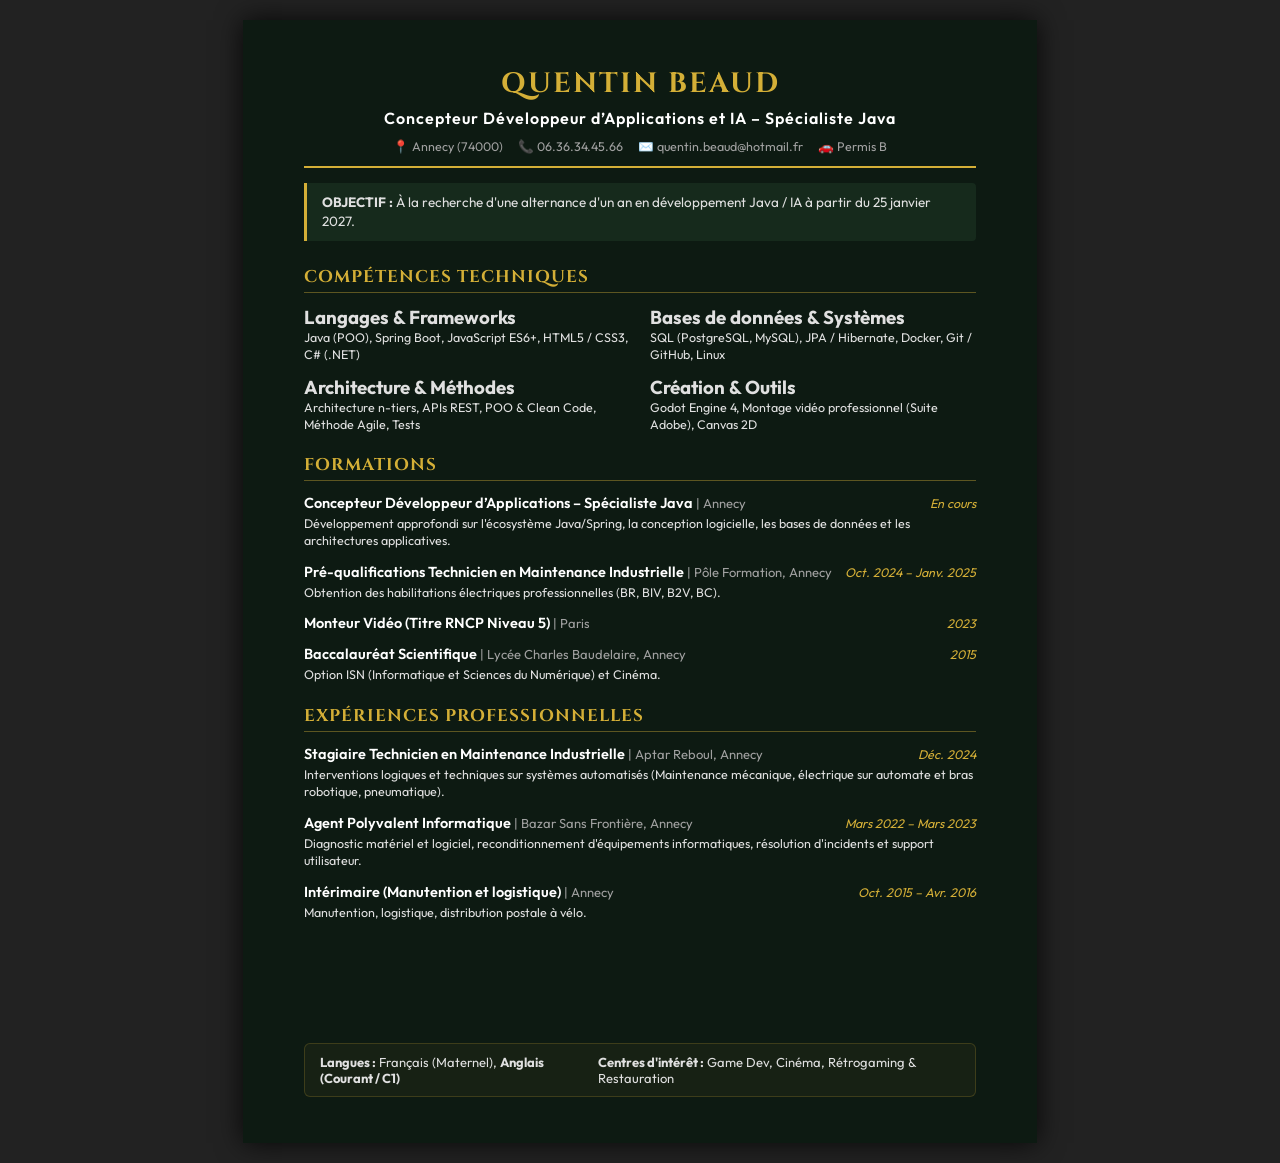
<file: cv.html>
<!DOCTYPE html>
<html lang="fr">
<head>
    <meta charset="UTF-8">
    <meta name="viewport" content="width=device-width, initial-scale=1.0">
    <meta name="description" content="CV de Quentin Beaud (Hibouxe)">
    <meta name="robots" content="index, follow">
    <link rel="canonical" href="https://quentinbeaud.com/cv.html">
    <title>CV Quentin Beaud - Thème Hibouxe</title>
    <link rel="preload" href="fonts/cinzel-latin.woff2" as="font" type="font/woff2" crossorigin>
    <link rel="preload" href="fonts/outfit-latin.woff2" as="font" type="font/woff2" crossorigin>
    <link rel="stylesheet" href="fonts/fonts.css">
    <style>
        :root {
            --bg-color: #0d1a12;
            --bg-light: #162a1c;
            --accent-gold: #d4af37;
            --text-main: #e0e0e0;
            --text-muted: #a0a0a0;
        }
        * {
            box-sizing: border-box;
            margin: 0;
            padding: 0;
        }
        
        body {
            font-family: 'Outfit', sans-serif;
            background-color: #222; 
            display: flex;
            justify-content: center;
            padding: 20px;
            min-height: 100vh;
        }
        
        .page {
            width: 210mm;
            height: 297mm; /* Hauteur exacte A4 */
            overflow: hidden; /* Empêche tout débordement sur une 2ème page */
            background-color: var(--bg-color); 
            color: var(--text-main);
            box-shadow: 0 0 25px rgba(0,0,0,0.8);
            padding: 12mm 16mm;
            position: relative;
            display: flex;
            flex-direction: column;
            justify-content: space-between;
        }
        
        /* Header */
        header {
            text-align: center;
            border-bottom: 2px solid var(--accent-gold);
            padding-bottom: 12px;
            margin-bottom: 15px;
        }
        h1 {
            font-family: 'Cinzel', serif;
            color: var(--accent-gold);
            font-size: 28px;
            letter-spacing: 2px;
            margin-bottom: 6px;
            text-transform: uppercase;
        }
        .title {
            font-size: 16px;
            font-weight: 600;
            color: #fff;
            margin-bottom: 10px;
            letter-spacing: 1px;
        }
        .contact {
            font-size: 12.5px;
            color: var(--text-muted);
            display: flex;
            justify-content: center;
            gap: 15px;
            flex-wrap: wrap;
        }
        .contact span {
            display: inline-flex;
            align-items: center;
            gap: 5px;
        }
        
        /* Contenu */
        .content {
            display: flex;
            flex-direction: column;
            gap: 14px;
            flex-grow: 1;
        }
        
        /* Objectif */
        .objective {
            background-color: var(--bg-light);
            padding: 10px 15px;
            border-left: 3px solid var(--accent-gold);
            font-size: 13.5px;
            line-height: 1.4;
            border-radius: 0 4px 4px 0;
            margin-bottom: 4px;
        }
        
        /* Sections (Titres plus espacés selon demande) */
        .section-title {
            font-family: 'Cinzel', serif;
            color: var(--accent-gold);
            font-size: 17px;
            border-bottom: 1px solid rgba(212, 175, 55, 0.4);
            padding-bottom: 4px;
            margin-top: 6px;
            margin-bottom: 12px;
            text-transform: uppercase;
            letter-spacing: 1px;
        }
        
        .item {
            margin-bottom: 12px;
        }
        .item:last-child {
            margin-bottom: 0;
        }
        .item-header {
            display: flex;
            justify-content: space-between;
            align-items: baseline;
            margin-bottom: 3px;
        }
        .item-title {
            font-weight: 600;
            font-size: 14.5px;
            color: #fff;
        }
        .item-location {
            color: var(--text-muted);
            font-weight: 400;
            font-size: 13px;
        }
        .item-meta {
            font-size: 12.5px;
            color: var(--accent-gold);
            font-style: italic;
            white-space: nowrap;
        }
        .item-desc {
            font-size: 12.5px;
            line-height: 1.4;
            color: var(--text-main);
        }
        
        /* Skills Grids */
        .skills-grid {
            display: grid;
            grid-template-columns: 1fr 1fr;
            gap: 12px 20px;
        }
        .skill-group h4 {
            color: var(--accent-gold);
            font-size: 13.5px;
            margin-bottom: 3px;
        }
        .skill-group p {
            font-size: 12.5px;
            line-height: 1.35;
        }

        /* Langues & Intérêts */
        .bottom-section {
            display: flex;
            justify-content: space-between;
            background: rgba(212, 175, 55, 0.05);
            padding: 10px 15px;
            border-radius: 6px;
            border: 1px solid rgba(212, 175, 55, 0.2);
            font-size: 13px;
            margin-top: 8px;
        }

        /* IMPRESSION PDF */
        @media print {
            @page {
                size: A4;
                margin: 0;
            }
            body {
                background-color: var(--bg-color) !important; 
                padding: 0 !important;
                margin: 0 !important;
            }
            .page {
                box-shadow: none;
                width: 210mm;
                height: 297mm;
                padding: 12mm 16mm;
                background-color: var(--bg-color) !important;
            }
            * {
                -webkit-print-color-adjust: exact !important;
                print-color-adjust: exact !important;
            }
        }
    </style>
</head>
<body><main>
    <div class="page">
        <div>
            <header>
                <h1>Quentin Beaud</h1>
                <div class="title">Concepteur Développeur d’Applications et IA – Spécialiste Java</div>
                <div class="contact">
                    <span>📍 Annecy (74000)</span>
                    <span>📞 06.36.34.45.66</span>
                    <span>✉️ quentin.beaud@hotmail.fr</span>
                    <span>🚗 Permis B</span>
                </div>
            </header>

            <div class="content">
                <section>
                    <div class="objective">
                        <strong>OBJECTIF :</strong> À la recherche d'une alternance d'un an en développement Java / IA à partir du 25 janvier 2027.
                    </div>
                </section>

                <section>
                    <h2 class="section-title">Compétences Techniques</h2>
                    <div class="skills-grid">
                        <div class="skill-group">
                            <h3>Langages & Frameworks</h3>
                            <p>Java (POO), Spring Boot, JavaScript ES6+, HTML5 / CSS3, C# (.NET)</p>
                        </div>
                        <div class="skill-group">
                            <h3>Bases de données & Systèmes</h3>
                            <p>SQL (PostgreSQL, MySQL), JPA / Hibernate, Docker, Git / GitHub, Linux</p>
                        </div>
                        <div class="skill-group">
                            <h3>Architecture & Méthodes</h3>
                            <p>Architecture n-tiers, APIs REST, POO & Clean Code, Méthode Agile, Tests</p>
                        </div>
                        <div class="skill-group">
                            <h3>Création & Outils</h3>
                            <p>Godot Engine 4, Montage vidéo professionnel (Suite Adobe), Canvas 2D</p>
                        </div>
                    </div>
                </section>

                <section>
                    <h2 class="section-title">Formations</h2>
                    
                    <div class="item">
                        <div class="item-header">
                            <div class="item-title">Concepteur Développeur d’Applications – Spécialiste Java <span class="item-location">| Annecy</span></div>
                            <div class="item-meta">En cours</div>
                        </div>
                        <div class="item-desc">Développement approfondi sur l'écosystème Java/Spring, la conception logicielle, les bases de données et les architectures applicatives.</div>
                    </div>

                    <div class="item">
                        <div class="item-header">
                            <div class="item-title">Pré-qualifications Technicien en Maintenance Industrielle <span class="item-location">| Pôle Formation, Annecy</span></div>
                            <div class="item-meta">Oct. 2024 – Janv. 2025</div>
                        </div>
                        <div class="item-desc">Obtention des habilitations électriques professionnelles (BR, BIV, B2V, BC).</div>
                    </div>

                    <div class="item">
                        <div class="item-header">
                            <div class="item-title">Monteur Vidéo (Titre RNCP Niveau 5) <span class="item-location">| Paris</span></div>
                            <div class="item-meta">2023</div>
                        </div>
                    </div>

                    <div class="item">
                        <div class="item-header">
                            <div class="item-title">Baccalauréat Scientifique <span class="item-location">| Lycée Charles Baudelaire, Annecy</span></div>
                            <div class="item-meta">2015</div>
                        </div>
                        <div class="item-desc">Option ISN (Informatique et Sciences du Numérique) et Cinéma.</div>
                    </div>
                </section>

                <section>
                    <h2 class="section-title">Expériences Professionnelles</h2>
                    
                    <div class="item">
                        <div class="item-header">
                            <div class="item-title">Stagiaire Technicien en Maintenance Industrielle <span class="item-location">| Aptar Reboul, Annecy</span></div>
                            <div class="item-meta">Déc. 2024</div>
                        </div>
                        <div class="item-desc">Interventions logiques et techniques sur systèmes automatisés (Maintenance mécanique, électrique sur automate et bras robotique, pneumatique).</div>
                    </div>

                    <div class="item">
                        <div class="item-header">
                            <div class="item-title">Agent Polyvalent Informatique <span class="item-location">| Bazar Sans Frontière, Annecy</span></div>
                            <div class="item-meta">Mars 2022 – Mars 2023</div>
                        </div>
                        <div class="item-desc">Diagnostic matériel et logiciel, reconditionnement d'équipements informatiques, résolution d'incidents et support utilisateur.</div>
                    </div>

                    <div class="item">
                        <div class="item-header">
                            <div class="item-title">Intérimaire (Manutention et logistique) <span class="item-location">| Annecy</span></div>
                            <div class="item-meta">Oct. 2015 – Avr. 2016</div>
                        </div>
                        <div class="item-desc">Manutention, logistique, distribution postale à vélo.</div>
                    </div>
                </section>
            </div>
        </div>

        <section class="bottom-section">
            <div>
                <strong>Langues :</strong> Français (Maternel), <strong>Anglais (Courant / C1)</strong>
            </div>
            <div>
                <strong>Centres d'intérêt :</strong> Game Dev, Cinéma, Rétrogaming & Restauration
            </div>
        </section>
    </div>
    <script defer src="js/tracker.js?v=2.1"></script>
</main></body>
</html>
</file>
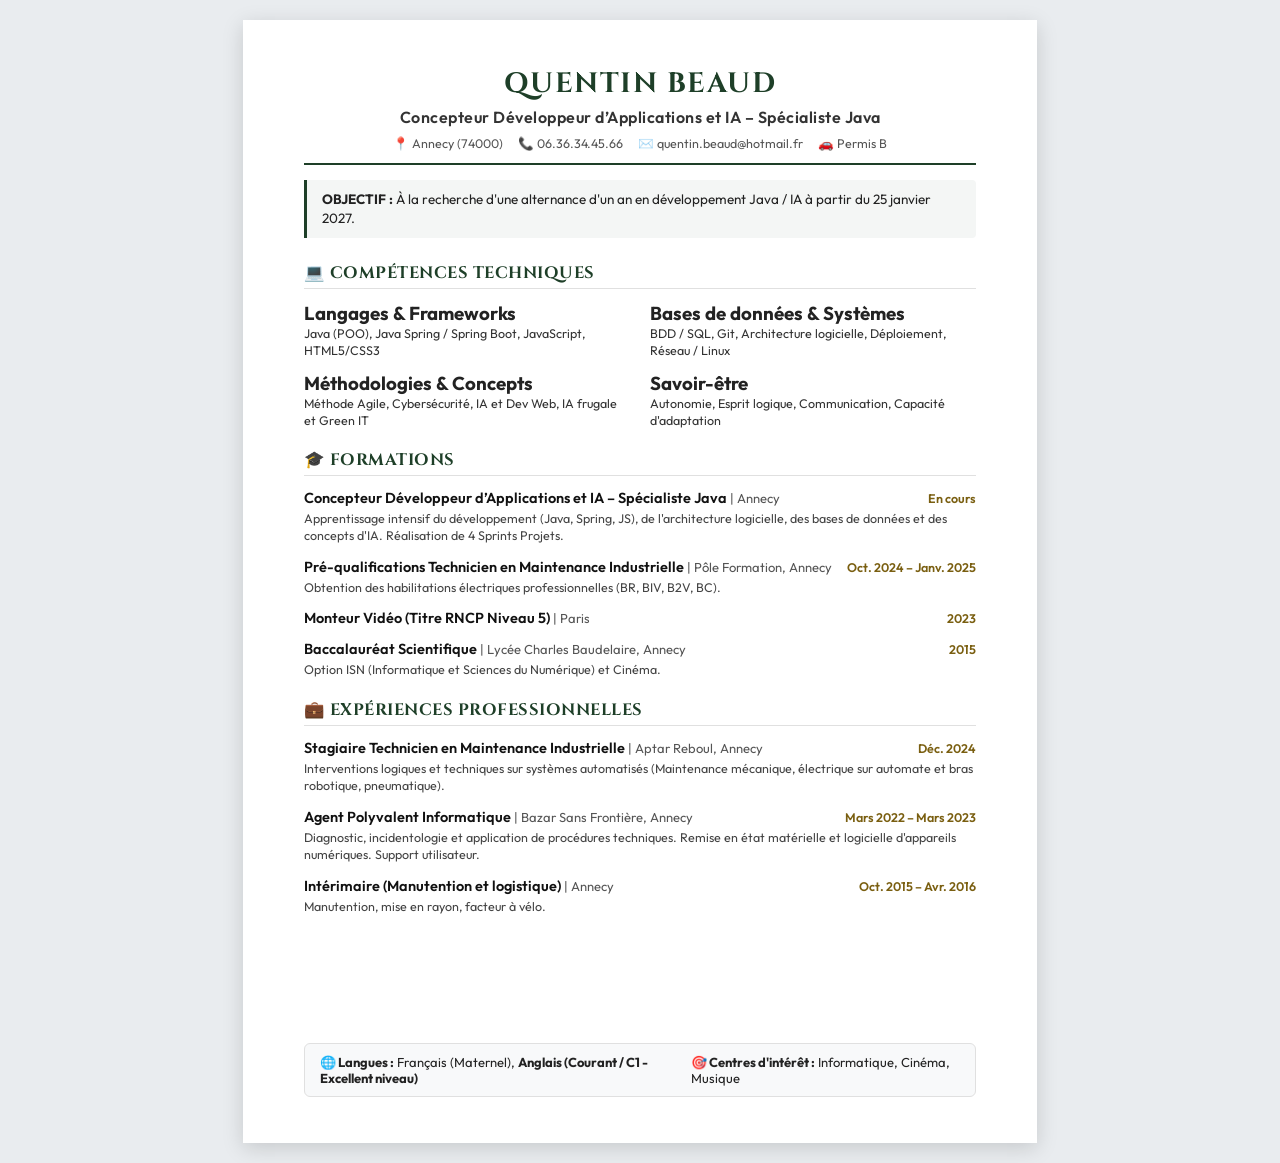
<file: cv_soft.html>
<!DOCTYPE html>
<html lang="fr">
<head>
    <meta charset="UTF-8">
    <meta name="viewport" content="width=device-width, initial-scale=1.0">
    <meta name="description" content="CV de Quentin Beaud (Hibouxe)">
    <meta name="robots" content="index, follow">
    <link rel="canonical" href="https://quentinbeaud.com/cv_soft.html">
    <title>CV Quentin Beaud - Version Classique / Imprimable</title>
    <link rel="preload" href="fonts/cinzel-latin.woff2" as="font" type="font/woff2" crossorigin>
    <link rel="preload" href="fonts/outfit-latin.woff2" as="font" type="font/woff2" crossorigin>
    <link rel="stylesheet" href="fonts/fonts.css">
    <style>
        :root {
            --bg-color: #ffffff;
            --text-main: #222222;
            --text-muted: #555555;
            --accent-green: #1e3f28;
            --accent-gold: #7a5f11;
            --border-color: #e0e0e0;
        }
        * {
            box-sizing: border-box;
            margin: 0;
            padding: 0;
        }
        
        body {
            font-family: 'Outfit', sans-serif;
            background-color: #e9ecef; 
            display: flex;
            justify-content: center;
            padding: 20px;
            min-height: 100vh;
            color: var(--text-main);
        }
        
        .page {
            width: 210mm;
            height: 297mm; /* Hauteur exacte A4 */
            overflow: hidden;
            background-color: var(--bg-color); 
            box-shadow: 0 5px 20px rgba(0,0,0,0.15);
            padding: 12mm 16mm;
            position: relative;
            display: flex;
            flex-direction: column;
            justify-content: space-between;
        }
        
        /* Header */
        header {
            text-align: center;
            border-bottom: 2px solid var(--accent-green);
            padding-bottom: 12px;
            margin-bottom: 15px;
        }
        h1 {
            font-family: 'Cinzel', serif;
            color: var(--accent-green);
            font-size: 28px;
            letter-spacing: 1.5px;
            margin-bottom: 5px;
            text-transform: uppercase;
        }
        .title {
            font-size: 16px;
            font-weight: 600;
            color: #333;
            margin-bottom: 8px;
            letter-spacing: 0.5px;
        }
        .contact {
            font-size: 12.5px;
            color: var(--text-muted);
            display: flex;
            justify-content: center;
            gap: 15px;
            flex-wrap: wrap;
        }
        
        /* Contenu */
        .content {
            display: flex;
            flex-direction: column;
            gap: 14px;
            flex-grow: 1;
        }
        
        /* Objectif */
        .objective {
            background-color: #f4f6f5;
            padding: 10px 15px;
            border-left: 3px solid var(--accent-green);
            font-size: 13.5px;
            line-height: 1.4;
            border-radius: 0 4px 4px 0;
            margin-bottom: 4px;
        }
        
        /* Sections (Titres bien espacés et visibles) */
        .section-title {
            font-family: 'Cinzel', serif;
            color: var(--accent-green);
            font-size: 16.5px;
            border-bottom: 1.5px solid var(--border-color);
            padding-bottom: 4px;
            margin-top: 6px;
            margin-bottom: 12px;
            text-transform: uppercase;
            letter-spacing: 0.5px;
            font-weight: 700;
        }
        
        .item {
            margin-bottom: 12px;
        }
        .item:last-child {
            margin-bottom: 0;
        }
        .item-header {
            display: flex;
            justify-content: space-between;
            align-items: baseline;
            margin-bottom: 3px;
        }
        .item-title {
            font-weight: 600;
            font-size: 14.5px;
            color: #111;
        }
        .item-location {
            color: var(--text-muted);
            font-weight: 400;
            font-size: 13px;
        }
        .item-meta {
            font-size: 12.5px;
            color: var(--accent-gold);
            font-weight: 600;
            white-space: nowrap;
        }
        .item-desc {
            font-size: 12.5px;
            line-height: 1.4;
            color: #444;
        }
        
        /* Skills Grids */
        .skills-grid {
            display: grid;
            grid-template-columns: 1fr 1fr;
            gap: 12px 20px;
        }
        .skill-group h4 {
            color: var(--accent-green);
            font-size: 13.5px;
            margin-bottom: 3px;
            font-weight: 600;
        }
        .skill-group p {
            font-size: 12.5px;
            line-height: 1.35;
            color: #333;
        }

        /* Langues & Intérêts */
        .bottom-section {
            display: flex;
            justify-content: space-between;
            background: #f8f9fa;
            padding: 10px 15px;
            border-radius: 6px;
            border: 1px solid var(--border-color);
            font-size: 13px;
            margin-top: 8px;
            color: #222;
        }

        /* IMPRESSION PDF */
        @media print {
            @page {
                size: A4;
                margin: 0;
            }
            body {
                background-color: #ffffff !important; 
                padding: 0 !important;
                margin: 0 !important;
            }
            .page {
                box-shadow: none;
                width: 210mm;
                height: 297mm;
                padding: 12mm 16mm;
                background-color: #ffffff !important;
            }
            * {
                -webkit-print-color-adjust: exact !important;
                print-color-adjust: exact !important;
            }
        }
    </style>
</head>
<body><main>
    <div class="page">
        <div>
            <header>
                <h1>Quentin Beaud</h1>
                <div class="title">Concepteur Développeur d’Applications et IA – Spécialiste Java</div>
                <div class="contact">
                    <span>📍 Annecy (74000)</span>
                    <span>📞 06.36.34.45.66</span>
                    <span>✉️ quentin.beaud@hotmail.fr</span>
                    <span>🚗 Permis B</span>
                </div>
            </header>

            <div class="content">
                <section>
                    <div class="objective">
                        <strong>OBJECTIF :</strong> À la recherche d'une alternance d'un an en développement Java / IA à partir du 25 janvier 2027.
                    </div>
                </section>

                <section>
                    <h2 class="section-title">💻 Compétences Techniques</h2>
                    <div class="skills-grid">
                        <div class="skill-group">
                            <h3>Langages & Frameworks</h3>
                            <p>Java (POO), Java Spring / Spring Boot, JavaScript, HTML5/CSS3</p>
                        </div>
                        <div class="skill-group">
                            <h3>Bases de données & Systèmes</h3>
                            <p>BDD / SQL, Git, Architecture logicielle, Déploiement, Réseau / Linux</p>
                        </div>
                        <div class="skill-group">
                            <h3>Méthodologies & Concepts</h3>
                            <p>Méthode Agile, Cybersécurité, IA et Dev Web, IA frugale et Green IT</p>
                        </div>
                        <div class="skill-group">
                            <h3>Savoir-être</h3>
                            <p>Autonomie, Esprit logique, Communication, Capacité d'adaptation</p>
                        </div>
                    </div>
                </section>

                <section>
                    <h2 class="section-title">🎓 Formations</h2>
                    
                    <div class="item">
                        <div class="item-header">
                            <div class="item-title">Concepteur Développeur d’Applications et IA – Spécialiste Java <span class="item-location">| Annecy</span></div>
                            <div class="item-meta">En cours</div>
                        </div>
                        <div class="item-desc">Apprentissage intensif du développement (Java, Spring, JS), de l'architecture logicielle, des bases de données et des concepts d'IA. Réalisation de 4 Sprints Projets.</div>
                    </div>

                    <div class="item">
                        <div class="item-header">
                            <div class="item-title">Pré-qualifications Technicien en Maintenance Industrielle <span class="item-location">| Pôle Formation, Annecy</span></div>
                            <div class="item-meta">Oct. 2024 – Janv. 2025</div>
                        </div>
                        <div class="item-desc">Obtention des habilitations électriques professionnelles (BR, BIV, B2V, BC).</div>
                    </div>

                    <div class="item">
                        <div class="item-header">
                            <div class="item-title">Monteur Vidéo (Titre RNCP Niveau 5) <span class="item-location">| Paris</span></div>
                            <div class="item-meta">2023</div>
                        </div>
                    </div>

                    <div class="item">
                        <div class="item-header">
                            <div class="item-title">Baccalauréat Scientifique <span class="item-location">| Lycée Charles Baudelaire, Annecy</span></div>
                            <div class="item-meta">2015</div>
                        </div>
                        <div class="item-desc">Option ISN (Informatique et Sciences du Numérique) et Cinéma.</div>
                    </div>
                </section>

                <section>
                    <h2 class="section-title">💼 Expériences Professionnelles</h2>
                    
                    <div class="item">
                        <div class="item-header">
                            <div class="item-title">Stagiaire Technicien en Maintenance Industrielle <span class="item-location">| Aptar Reboul, Annecy</span></div>
                            <div class="item-meta">Déc. 2024</div>
                        </div>
                        <div class="item-desc">Interventions logiques et techniques sur systèmes automatisés (Maintenance mécanique, électrique sur automate et bras robotique, pneumatique).</div>
                    </div>

                    <div class="item">
                        <div class="item-header">
                            <div class="item-title">Agent Polyvalent Informatique <span class="item-location">| Bazar Sans Frontière, Annecy</span></div>
                            <div class="item-meta">Mars 2022 – Mars 2023</div>
                        </div>
                        <div class="item-desc">Diagnostic, incidentologie et application de procédures techniques. Remise en état matérielle et logicielle d'appareils numériques. Support utilisateur.</div>
                    </div>

                    <div class="item">
                        <div class="item-header">
                            <div class="item-title">Intérimaire (Manutention et logistique) <span class="item-location">| Annecy</span></div>
                            <div class="item-meta">Oct. 2015 – Avr. 2016</div>
                        </div>
                        <div class="item-desc">Manutention, mise en rayon, facteur à vélo.</div>
                    </div>
                </section>
            </div>
        </div>

        <section class="bottom-section">
            <div>
                <strong>🌐 Langues :</strong> Français (Maternel), <strong>Anglais (Courant / C1 - Excellent niveau)</strong>
            </div>
            <div>
                <strong>🎯 Centres d'intérêt :</strong> Informatique, Cinéma, Musique
            </div>
        </section>
    </div>
    <script defer src="js/tracker.js?v=2.1"></script>
</main></body>
</html>
</file>
<file: emulators/dolphin/src/styles.css>
:root {
  --aspect-w: 4;
  --aspect-h: 3;
  color-scheme: dark;
  --bg: #111312;
  --surface: #1d201b;
  --surface-2: #252923;
  --cabinet: #3a3d36;
  --cabinet-dark: #232722;
  --glass: #050706;
  --line: #46493f;
  --line-soft: rgba(255, 255, 255, 0.1);
  --text: #f2eee2;
  --muted: #aaa79a;
  --dim: #737064;
  --green: #73d18b;
  --amber: #e7b75a;
  --red: #e2655d;
  --blue: #8ab8d9;
  --button: #2e312b;
  --button-hover: #3b4036;
  --focus: #e7b75a;
}

* {
  box-sizing: border-box;
}

[hidden] {
  display: none !important;
}

html,
body {
  min-height: 100%;
}

body {
  margin: 0;
  background:
    linear-gradient(180deg, #181a16 0%, var(--bg) 38%, #0f1110 100%);
  color: var(--text);
  font-family:
    Inter, ui-sans-serif, system-ui, -apple-system, BlinkMacSystemFont, "Segoe UI",
    sans-serif;
  letter-spacing: 0;
}

button,
input,
select {
  font: inherit;
}

button,
.file-button,
select {
  border: 1px solid var(--line);
  border-radius: 6px;
  background: var(--button);
  color: var(--text);
}

button,
.file-button {
  cursor: pointer;
  min-height: 38px;
  padding: 0 13px;
  display: inline-flex;
  align-items: center;
  justify-content: center;
  gap: 8px;
  transition:
    background 120ms ease,
    border-color 120ms ease,
    transform 120ms ease;
}

button:hover,
.file-button:hover,
select:hover {
  background: var(--button-hover);
  border-color: #69604f;
}

button:active,
.file-button:active {
  transform: translateY(1px);
}

button:focus-visible,
.file-button:focus-within,
select:focus-visible,
input:focus-visible {
  outline: 2px solid var(--focus);
  outline-offset: 2px;
}

button.active {
  border-color: rgba(115, 209, 139, 0.65);
  color: var(--green);
  background: rgba(115, 209, 139, 0.11);
}

select {
  width: 100%;
  min-height: 36px;
  padding: 0 10px;
}

code {
  color: var(--amber);
  font-size: 0.92em;
}

h1,
h2,
p {
  margin: 0;
}

.app-shell {
  min-height: 100vh;
  display: grid;
  grid-template-rows: auto 1fr;
}

.topbar {
  min-height: 66px;
  border-bottom: 1px solid var(--line);
  background: rgba(17, 19, 18, 0.96);
  display: flex;
  align-items: center;
  justify-content: space-between;
  gap: 16px;
  padding: 11px 24px;
}

.brand {
  display: flex;
  align-items: center;
  gap: 12px;
  min-width: 0;
}

.mark {
  width: 34px;
  height: 34px;
  border-radius: 7px;
  background:
    linear-gradient(135deg, transparent 48%, rgba(0, 0, 0, 0.3) 49% 51%, transparent 52%),
    linear-gradient(135deg, var(--green), var(--amber));
  box-shadow: 0 0 0 1px rgba(255, 255, 255, 0.08) inset;
  flex: 0 0 auto;
}

h1 {
  font-size: 1.34rem;
  line-height: 1.05;
}

.brand p {
  color: var(--muted);
  margin-top: 3px;
  font-size: 0.86rem;
}

.topbar-actions {
  display: flex;
  align-items: center;
  gap: 8px;
}

.status-pill {
  border: 1px solid rgba(115, 209, 139, 0.36);
  border-radius: 999px;
  color: var(--green);
  background: rgba(115, 209, 139, 0.08);
  padding: 7px 12px;
  font-size: 0.86rem;
  white-space: nowrap;
}

.status-pill.paused {
  color: var(--amber);
  border-color: rgba(231, 183, 90, 0.36);
  background: rgba(231, 183, 90, 0.1);
}

.status-pill.error {
  color: var(--red);
  border-color: rgba(226, 101, 93, 0.42);
  background: rgba(226, 101, 93, 0.12);
}

.icon-button {
  min-width: 46px;
  padding: 0 10px;
  font-size: 0.78rem;
  font-weight: 800;
  text-transform: uppercase;
  white-space: nowrap;
}

.workspace {
  display: grid;
  grid-template-columns: minmax(0, 1fr) 372px;
  min-height: 0;
}

.play-area {
  min-width: 0;
  min-height: 0;
  align-self: start;
  display: grid;
  grid-template-rows: minmax(0, 1fr) auto auto;
  gap: 12px;
  padding: 20px 24px 18px;
}

.crt-set {
  position: relative;
  align-self: start;
  justify-self: center;
  /* Fit to whichever dimension runs out first, live: the width the available
     height allows at the chosen ratio, or the column width. Both terms are
     relative units, so dragging the window resizes the console continuously
     with no JS. The 1.32 fudge this replaced was 4:3 baked in, which meant
     16:9 could not use the extra width. --crt-chrome is the header, LCD strip
     and footer that sit outside the picture. */
  width: min(100%, calc((100dvh - var(--crt-chrome, 210px)) * var(--aspect-w, 4) / var(--aspect-h, 3)));
  /* No fixed cap: at 16:9 the console should be free to fill a wide window. */
  max-width: 100%;
  min-width: min(100%, 360px);
  border: 1px solid #56503f;
  border-radius: 8px;
  background:
    linear-gradient(180deg, rgba(255, 255, 255, 0.07), transparent 20%),
    var(--cabinet);
  box-shadow:
    0 22px 70px rgba(0, 0, 0, 0.42),
    0 0 0 1px rgba(0, 0, 0, 0.4) inset;
  padding: 18px 18px 12px;
}

.crt-set.dragging {
  border-color: var(--amber);
  box-shadow:
    0 22px 70px rgba(0, 0, 0, 0.42),
    0 0 0 2px rgba(231, 183, 90, 0.38) inset;
}

.crt-bezel {
  border: 1px solid #181814;
  border-radius: 8px;
  background:
    linear-gradient(135deg, rgba(255, 255, 255, 0.08), transparent 18%),
    var(--cabinet-dark);
  padding: 18px;
}

.screen-viewport {
  position: relative;
  /* Driven by the aspect selector; fullscreen reuses the same numbers to
     compute a fit against the real display. */
  aspect-ratio: var(--aspect-w, 4) / var(--aspect-h, 3);
  border: 2px solid #080908;
  border-radius: 8px;
  background: var(--glass);
  overflow: hidden;
  box-shadow:
    0 0 34px rgba(0, 0, 0, 0.55) inset,
    0 0 0 1px rgba(255, 255, 255, 0.07);
}

canvas {
  display: block;
  width: 100%;
  height: 100%;
  image-rendering: auto;
  background: #050505;
}

/* Override theme filtering only when explicitly selected. Composition scales
   the existing surface at window/fullscreen size without resizing the core. */
[data-upscaling="smooth"] #screen { image-rendering: auto; }
[data-upscaling="crisp"] #screen { image-rendering: pixelated; }

.blank-probe-notice {
  position: absolute;
  left: 50%;
  top: 50%;
  z-index: 3;
  width: min(76%, 560px);
  transform: translate(-50%, -50%);
  border: 1px solid rgba(231, 183, 90, 0.72);
  border-radius: 8px;
  background: rgba(20, 16, 7, 0.92);
  color: var(--amber);
  padding: 14px 18px;
  font-size: clamp(0.82rem, 2vw, 1.05rem);
  font-weight: 700;
  line-height: 1.4;
  text-align: center;
  pointer-events: none;
}

.scanlines {
  position: absolute;
  inset: 0;
  pointer-events: none;
  background:
    linear-gradient(180deg, rgba(255, 255, 255, 0.025), transparent 18%, rgba(0, 0, 0, 0.12)),
    repeating-linear-gradient(
      180deg,
      rgba(255, 255, 255, 0.018) 0,
      rgba(255, 255, 255, 0.018) 1px,
      transparent 1px,
      transparent 6px
    );
  opacity: 0.12;
  mix-blend-mode: screen;
}

.screen-osd {
  position: absolute;
  left: 10px;
  top: 10px;
  z-index: 2;
  max-width: calc(100% - 20px);
  display: flex;
  flex-wrap: wrap;
  gap: 5px;
  pointer-events: none;
}

.screen-osd span {
  min-height: 24px;
  border: 1px solid rgba(255, 255, 255, 0.14);
  border-radius: 5px;
  background: rgba(4, 6, 5, 0.68);
  color: #dfe8d7;
  display: inline-flex;
  align-items: center;
  gap: 5px;
  padding: 3px 7px;
  font-size: 0.75rem;
  font-variant-numeric: tabular-nums;
  text-shadow: 0 1px 0 rgba(0, 0, 0, 0.7);
}

.screen-osd strong {
  color: var(--green);
}

.drop-badge {
  position: absolute;
  right: 10px;
  bottom: 10px;
  z-index: 2;
  border: 1px solid rgba(255, 255, 255, 0.16);
  border-radius: 999px;
  background: rgba(4, 6, 5, 0.74);
  color: var(--muted);
  padding: 6px 10px;
  font-size: 0.82rem;
  pointer-events: none;
}

/* The transport now lives in this row, between the power light and the volume
   dial, so the keys read as part of the console rather than a toolbar parked
   under it. The speaker grille is gone -- the keys occupy that span. */
.crt-footer {
  min-height: 42px;
  display: grid;
  /* power light | transport (flexes) | aspect | volume dial */
  grid-template-columns: 18px minmax(0, 1fr) auto auto;
  align-items: center;
  gap: 12px;
  padding-top: 11px;
}

.power-light {
  width: 10px;
  height: 10px;
  border-radius: 50%;
  background: var(--green);
  box-shadow: 0 0 12px rgba(115, 209, 139, 0.75);
  justify-self: center;
}

.speaker-grille {
  height: 20px;
  border-radius: 5px;
  opacity: 0.72;
  background:
    repeating-linear-gradient(
      90deg,
      rgba(0, 0, 0, 0.42) 0,
      rgba(0, 0, 0, 0.42) 2px,
      transparent 2px,
      transparent 9px
    );
}

.control-knobs {
  display: inline-flex;
  gap: 9px;
}

.control-knobs i {
  width: 28px;
  height: 28px;
  border: 1px solid #181814;
  border-radius: 50%;
  background:
    linear-gradient(90deg, transparent 45%, rgba(0, 0, 0, 0.38) 45% 55%, transparent 55%),
    #4a4d43;
  box-shadow: 0 1px 0 rgba(255, 255, 255, 0.1) inset;
}

/* Was a 6-column grid sized for text labels, which stretched the icon keys
   across the full width. Icons want intrinsic width; only the labelled
   "Open disc" key earns extra room. */
.transport {
  display: flex;
  flex-wrap: wrap;
  gap: 8px;
}

.file-button {
  position: relative;
  /* No overflow:hidden -- it clipped the hover tooltip, which is why the
     upload-state key had no bubble. The file input inside is already
     absolutely positioned at opacity 0, so nothing needs clipping. */
  white-space: nowrap;
}

.file-button input {
  position: absolute;
  inset: 0;
  opacity: 0;
  pointer-events: none;
}

.touch-controls {
  display: none;
  grid-template-columns: 1fr 1fr;
  gap: 16px;
  align-items: center;
}

.touch-dpad {
  display: grid;
  grid-template-columns: repeat(3, 52px);
  grid-template-rows: repeat(3, 48px);
  gap: 6px;
}

.touch-dpad button[data-touch-button="D_UP"] {
  grid-column: 2;
}

.touch-dpad button[data-touch-button="D_LEFT"] {
  grid-column: 1;
  grid-row: 2;
}

.touch-dpad button[data-touch-button="D_RIGHT"] {
  grid-column: 3;
  grid-row: 2;
}

.touch-dpad button[data-touch-button="D_DOWN"] {
  grid-column: 2;
  grid-row: 3;
}

.touch-face {
  display: flex;
  justify-content: flex-end;
  gap: 10px;
}

.touch-face button {
  width: 58px;
  height: 58px;
  border-radius: 50%;
  padding: 0;
}

.keyboard-hint {
  margin: 0;
  color: var(--muted);
  font-size: 0.82rem;
}

.control-panel {
  border-left: 1px solid var(--line);
  background: rgba(32, 31, 26, 0.96);
  padding: 18px;
  overflow: auto;
  display: flex;
  flex-direction: column;
  gap: 18px;
}

.panel-block,
.settings-panel {
  border-bottom: 1px solid var(--line);
  padding-bottom: 18px;
}

.debug-panel {
  display: flex;
  flex-direction: column;
  gap: 18px;
}

.debug-panel .panel-block:last-child,
.control-panel > .panel-block:last-child,
.settings-panel:last-child {
  border-bottom: 0;
  padding-bottom: 0;
}

.section-heading {
  display: flex;
  align-items: center;
  justify-content: space-between;
  gap: 12px;
  margin-bottom: 10px;
}

h2 {
  font-size: 0.82rem;
  text-transform: uppercase;
  color: var(--muted);
  font-weight: 800;
  line-height: 1.1;
}

.section-heading span {
  color: var(--blue);
  font-size: 0.78rem;
  text-align: right;
  overflow-wrap: anywhere;
}

.game-title {
  font-size: 1.02rem;
  line-height: 1.25;
  overflow-wrap: anywhere;
}

.muted {
  color: var(--muted);
  margin-top: 8px;
  line-height: 1.45;
}

.compact {
  font-size: 0.88rem;
}

.setting-grid {
  display: grid;
  grid-template-columns: repeat(2, minmax(0, 1fr));
  gap: 10px;
}

.setting-grid label {
  display: grid;
  gap: 5px;
  min-width: 0;
}

.setting-grid label > span,
.switch-line span {
  color: var(--muted);
  font-size: 0.78rem;
  font-weight: 700;
}

.toggle-row {
  display: grid;
  grid-template-columns: repeat(2, minmax(0, 1fr));
  gap: 8px;
  margin-top: 12px;
}

.switch-line {
  min-height: 36px;
  display: flex;
  align-items: center;
  gap: 8px;
  border: 1px solid var(--line);
  border-radius: 6px;
  background: rgba(0, 0, 0, 0.12);
  padding: 0 10px;
}

.switch-line input {
  width: 16px;
  height: 16px;
  accent-color: var(--green);
}

.settings-actions {
  display: grid;
  grid-template-columns: 1fr 1fr;
  gap: 8px;
  margin-top: 12px;
}

.metric-row {
  min-height: 34px;
  display: flex;
  align-items: center;
  justify-content: space-between;
  gap: 16px;
  border-top: 1px solid rgba(255, 255, 255, 0.06);
}

.metric-row span {
  color: var(--muted);
}

.metric-row strong {
  font-variant-numeric: tabular-nums;
  text-align: right;
  overflow-wrap: anywhere;
  max-width: 62%;
}

.root-entry-list {
  display: grid;
  gap: 6px;
  margin-top: 10px;
}

.root-entry,
.root-entry-empty {
  min-height: 30px;
  border: 1px solid var(--line-soft);
  border-radius: 6px;
  background: rgba(255, 255, 255, 0.025);
  color: var(--muted);
  display: flex;
  align-items: center;
  justify-content: space-between;
  gap: 10px;
  padding: 5px 8px;
  font-size: 0.82rem;
}

.root-entry span {
  min-width: 0;
  overflow: hidden;
  text-overflow: ellipsis;
}

.root-entry strong {
  color: var(--blue);
  font-size: 0.78rem;
  white-space: nowrap;
}

.control-grid {
  display: grid;
  grid-template-columns: repeat(4, minmax(0, 1fr));
  gap: 8px;
}

.control-chip {
  min-height: 34px;
  border-radius: 6px;
  border: 1px solid var(--line);
  background: var(--surface-2);
  color: var(--muted);
  display: grid;
  place-items: center;
  padding: 0 4px;
  font-size: 0.78rem;
  font-weight: 800;
  text-align: center;
}

.control-chip.active {
  color: #08120b;
  background: var(--green);
  border-color: var(--green);
}

@media (max-width: 1120px) {
  .workspace {
    grid-template-columns: 1fr;
  }

  .control-panel {
    border-left: 0;
    border-top: 1px solid var(--line);
    display: grid;
    grid-template-columns: repeat(2, minmax(0, 1fr));
    align-items: start;
  }

  .debug-panel {
    grid-column: 1 / -1;
  }

  .crt-set {
    width: min(100%, 900px);
  }
}

@media (max-width: 760px) {
  .topbar {
    align-items: flex-start;
    padding: 10px 12px;
  }

  .topbar-actions {
    flex-wrap: wrap;
    justify-content: flex-end;
  }

  .play-area {
    padding: 12px;
  }

  .crt-set {
    min-width: 0;
    padding: 10px 10px 8px;
  }

  .crt-bezel {
    padding: 10px;
  }

  .screen-osd {
    top: 7px;
    left: 7px;
  }

  .screen-osd span {
    min-height: 22px;
    padding: 2px 6px;
    font-size: 0.68rem;
  }

  .transport {
    grid-template-columns: repeat(3, minmax(74px, 1fr));
  }

  .touch-controls {
    display: grid;
  }

  .control-panel {
    grid-template-columns: 1fr;
    padding: 14px;
  }

  .setting-grid {
    grid-template-columns: 1fr;
  }

  .control-grid {
    grid-template-columns: repeat(3, minmax(0, 1fr));
  }
}

@media (max-width: 470px) {
  h1 {
    font-size: 1.1rem;
  }

  .brand {
    gap: 9px;
  }

  .mark {
    width: 30px;
    height: 30px;
  }

  .status-pill {
    max-width: 112px;
    overflow: hidden;
    text-overflow: ellipsis;
  }

  .icon-button {
    min-width: 40px;
    padding-inline: 8px;
  }

  .transport,
  .settings-actions,
  .toggle-row {
    grid-template-columns: repeat(2, minmax(0, 1fr));
  }

  .touch-controls {
    gap: 8px;
  }

  .touch-dpad {
    grid-template-columns: repeat(3, 42px);
    grid-template-rows: repeat(3, 42px);
  }

  .touch-dpad button,
  .touch-face button {
    min-height: 42px;
    padding: 0;
    font-size: 0.78rem;
  }
}

/* ---- Retro transport: icon buttons, hover tooltips ------------------ */

/* The transport reads as console hardware rather than a web toolbar:
   inset well, chunky keys, warm amber legends. Icons carry the meaning and
   every control keeps an accessible name, so screen readers are unaffected. */
.transport {
  background: linear-gradient(180deg, var(--cabinet-dark), #1a1d18);
  border: 1px solid var(--line);
  border-radius: 10px;
  box-shadow: inset 0 2px 6px rgba(0, 0, 0, 0.55), 0 1px 0 rgba(255, 255, 255, 0.04);
  padding: 10px 12px;
  gap: 8px;
  align-items: center;
}

.transport button,
.transport .file-button {
  flex: 0 0 auto;
  display: inline-flex;
  align-items: center;
  justify-content: center;
  gap: 8px;
  min-width: 44px;
  min-height: 40px;
  padding: 0 12px;
  border-radius: 7px;
  border: 1px solid #14170f;
  background: linear-gradient(180deg, #3c4137, #2b2f27);
  box-shadow: 0 2px 0 #14170f, inset 0 1px 0 rgba(255, 255, 255, 0.07);
  color: var(--text);
  cursor: pointer;
  transition: transform 80ms ease, box-shadow 80ms ease, background 120ms ease;
}

.transport button:hover,
.transport .file-button:hover {
  background: linear-gradient(180deg, #474d40, #33382e);
}

/* Keys physically depress rather than just changing colour. */
.transport button:active,
.transport .file-button:active {
  transform: translateY(2px);
  box-shadow: 0 0 0 #14170f, inset 0 2px 5px rgba(0, 0, 0, 0.5);
}

.transport button:focus-visible,
.transport .file-button:focus-visible {
  outline: 2px solid var(--focus);
  outline-offset: 2px;
}

.transport .glyph {
  font-size: 17px;
  line-height: 1;
  color: var(--amber);
  text-shadow: 0 0 6px rgba(231, 183, 90, 0.35);
}

.transport .btn-text {
  font-size: 12px;
  letter-spacing: 0.08em;
  text-transform: uppercase;
}

/* Divider between machine controls and save-state controls. */
.transport-sep {
  width: 1px;
  align-self: stretch;
  margin: 2px 4px;
  background: linear-gradient(180deg, transparent, var(--line), transparent);
}

/* ---- Tooltips ------------------------------------------------------- */

/* CSS-only, driven by data-tip. Hidden from assistive tech (aria-label
   already carries the name) and suppressed for touch, where there is no
   hover and the bubble would stick after a tap. */
.tip {
  position: relative;
}

.tip::after {
  content: attr(data-tip);
  position: absolute;
  bottom: calc(100% + 8px);
  left: 50%;
  transform: translateX(-50%) translateY(3px);
  padding: 5px 9px;
  border: 1px solid var(--line);
  border-radius: 5px;
  background: #0d0f0c;
  color: var(--text);
  font-size: 11px;
  letter-spacing: 0.04em;
  white-space: nowrap;
  pointer-events: none;
  opacity: 0;
  transition: opacity 110ms ease, transform 110ms ease;
  box-shadow: 0 4px 14px rgba(0, 0, 0, 0.5);
  z-index: 20;
}

/* Only a shown bubble is rendered, so an idle one near the edge never widens
   the page. */
.tip:not(:hover, :focus-visible)::after { display: none; }

.tip:hover::after,
.tip:focus-visible::after {
  opacity: 1;
  transform: translateX(-50%) translateY(0);
  animation: tip-in 110ms ease;
}

@keyframes tip-in { from { opacity: 0; } }

@media (hover: none) {
  .tip::after { display: none; }
}

/* ---- Collapsible settings ------------------------------------------ */

.section-heading {
  align-items: center;
}

.collapse-toggle {
  margin-left: auto;
  width: 26px;
  height: 26px;
  display: inline-flex;
  align-items: center;
  justify-content: center;
  border: 1px solid var(--line);
  border-radius: 5px;
  background: var(--button);
  color: var(--muted);
  cursor: pointer;
  transition: transform 140ms ease, color 120ms ease, background 120ms ease;
}

.collapse-toggle:hover {
  background: var(--button-hover);
  color: var(--text);
}

.collapse-toggle.collapsed .glyph {
  transform: rotate(-90deg);
}

.collapse-toggle .glyph {
  display: block;
  line-height: 1;
  transition: transform 140ms ease;
}

.collapse-toggle:focus-visible {
  outline: 2px solid var(--focus);
  outline-offset: 2px;
}

/* ---- Bezel LCD strip ------------------------------------------------ */

/* Segment-display readout moulded into the top of the bezel. Carries the
   game identity so the side panel can be hidden entirely. Monospace with
   wide tracking reads as a calculator/VCR display; the faint underlay is the
   unlit-segment glow those panels always have. */
.lcd-strip {
  display: flex;
  align-items: baseline;
  gap: 14px;
  margin: 0 auto 10px;
  padding: 6px 14px;
  max-width: calc(100% - 24px);
  border: 1px solid #0c0f0a;
  border-radius: 4px;
  background: linear-gradient(180deg, #14180f, #0d1009);
  box-shadow: inset 0 1px 3px rgba(0, 0, 0, 0.8), 0 1px 0 rgba(255, 255, 255, 0.04);
  font-family: "DSEG14", ui-monospace, "Cascadia Mono", Menlo, Consolas, monospace;
  overflow: hidden;
}

.lcd-title {
  color: #9fe6a6;
  font-size: 13px;
  letter-spacing: 0.22em;
  text-shadow: 0 0 7px rgba(159, 230, 166, 0.45);
  white-space: nowrap;
  overflow: hidden;
  text-overflow: ellipsis;
}

.lcd-meta {
  margin-left: auto;
  color: #5f8f64;
  font-size: 10px;
  letter-spacing: 0.16em;
  white-space: nowrap;
}

/* ---- Volume dial ---------------------------------------------------- */

/* A real range input under a drawn face: keyboard, screen-reader and drag
   behaviour come free, and the knob rotation is driven from its value. The
   input is transparent rather than display:none so it stays focusable. */
.volume-dial {
  position: relative;
  width: 34px;
  height: 34px;
  flex: 0 0 auto;
}

.volume-dial input {
  position: absolute;
  inset: 0;
  width: 100%;
  height: 100%;
  margin: 0;
  opacity: 0;
  cursor: ns-resize;
  z-index: 2;
}

.dial-face {
  position: absolute;
  inset: 0;
  border-radius: 50%;
  background: radial-gradient(circle at 32% 28%, #4a5044, #23271f 62%, #171a14);
  border: 1px solid #0e110b;
  box-shadow: 0 2px 4px rgba(0, 0, 0, 0.6), inset 0 1px 0 rgba(255, 255, 255, 0.08);
  transform: rotate(var(--angle, 135deg));
  transition: transform 90ms ease;
}

/* The pointer line. */
.dial-face i {
  position: absolute;
  left: 50%;
  top: 4px;
  width: 2px;
  height: 11px;
  margin-left: -1px;
  border-radius: 1px;
  background: var(--amber);
  box-shadow: 0 0 5px rgba(231, 183, 90, 0.6);
}

.volume-dial input:focus-visible + .dial-face {
  outline: 2px solid var(--focus);
  outline-offset: 3px;
}

/* ---- Panel hidden --------------------------------------------------- */

/* With the panel gone the workspace collapses to a single column so the CRT
   takes the reclaimed width. */
body.panel-hidden .workspace {
  grid-template-columns: 1fr;
}

#panelToggle.active {
  border-color: var(--green);
  color: var(--green);
}

/* ---- Transport condensed into the console footer -------------------- */

/* Inside the footer the transport loses its own well and border: the bezel is
   already the container. Keys shrink to icon size and the row scrolls rather
   than wrapping, so the footer stays one line at narrow widths. */
.crt-footer .transport {
  background: none;
  border: 0;
  box-shadow: none;
  padding: 0;
  gap: 6px;
  flex-wrap: nowrap;
  overflow-x: auto;
  scrollbar-width: none;
}

.crt-footer .transport::-webkit-scrollbar { display: none; }

.crt-footer .transport button,
.crt-footer .transport .file-button {
  min-width: 34px;
  min-height: 30px;
  padding: 0 8px;
  border-radius: 6px;
}

.crt-footer .transport .glyph {
  font-size: 14px;
}

/* The disc key keeps its word; at narrow widths the icon alone is enough. */
.crt-footer .transport .btn-text {
  font-size: 10px;
}

@media (max-width: 900px) {
  .crt-footer .transport .btn-text { display: none; }
}

.crt-footer .transport-sep {
  margin: 2px;
}

/* ---- Aspect selector ------------------------------------------------ */

.sr-only {
  position: absolute;
  width: 1px;
  height: 1px;
  padding: 0;
  margin: -1px;
  overflow: hidden;
  clip-path: inset(50%);
  white-space: nowrap;
  border: 0;
}

.aspect-select {
  position: relative;
  display: inline-flex;
  align-items: center;
  flex: 0 0 auto;
}

.aspect-select select {
  min-height: 30px;
  padding: 0 6px;
  border-radius: 6px;
  border: 1px solid #14170f;
  background: linear-gradient(180deg, #3c4137, #2b2f27);
  color: var(--amber);
  font-size: 11px;
  letter-spacing: 0.06em;
  cursor: pointer;
}

.aspect-select select:focus-visible {
  outline: 2px solid var(--focus);
  outline-offset: 2px;
}

/* ---- Fullscreen ----------------------------------------------------- */

/* The bezel fills the display and the screen is fitted inside it rather than
   stretched: width is the smaller of the display width and the width implied
   by the display height at the chosen ratio, so it letterboxes or pillarboxes
   correctly on any monitor instead of assuming 16:9. dvh, not vh, so mobile
   browser chrome does not push the bottom off-screen. */
.crt-set:fullscreen {
  display: flex;
  align-items: center;
  justify-content: center;
  width: 100vw;
  height: 100dvh;
  padding: 0;
  border-radius: 0;
  background: #000;
}

.crt-set:fullscreen .crt-bezel {
  width: 100%;
  height: 100%;
  display: flex;
  align-items: center;
  justify-content: center;
  padding: 0;
  border: 0;
  border-radius: 0;
  background: #000;
  box-shadow: none;
}

.crt-set:fullscreen .screen-viewport {
  width: min(100vw, calc(100dvh * var(--aspect-w) / var(--aspect-h)));
  height: auto;
  max-width: 100vw;
  max-height: 100dvh;
  border: 0;
  border-radius: 0;
}

/* Chrome is hidden in fullscreen so the picture gets the whole display. */
.crt-set:fullscreen .lcd-strip,
.crt-set:fullscreen .crt-footer {
  display: none;
}

/* Prevent Safari gestures from stealing a held emulator control. */
.touch-controls button, .touch-stick, #screen { touch-action: none; -webkit-user-select: none; user-select: none; }
.touch-face { flex-wrap: wrap; }
.touch-stick { width: 100px; height: 100px; border: 2px solid var(--muted); border-radius: 50%; position: relative; justify-self: center; text-align: center; padding-top: 4px; }
.touch-stick i { display: block; width: 36px; height: 36px; border-radius: 50%; background: var(--muted); position: absolute; left: 30px; top: 30px; transform: translate(var(--stick-x, 0px), var(--stick-y, 0px)); pointer-events: none; }
@media (pointer: coarse) { .touch-controls { display: grid; } }
body { padding-bottom: env(safe-area-inset-bottom, 0px); }
@media (max-width: 1120px) {
  .workspace { grid-template-columns: minmax(0, 1fr); }
  .play-area > *, .crt-set > *, .crt-bezel, .screen-viewport { min-width: 0; }
  .library-section { max-width: 100%; }
}

body { padding-left: env(safe-area-inset-left, 0px); padding-right: env(safe-area-inset-right, 0px); }

/* Loading bar shown over the screen from disc selection to the first game frame. */
.boot-progress {
  position: absolute;
  inset: 0;
  z-index: 4;
  display: grid;
  place-items: center;
  padding: 16px;
  background: rgba(5, 8, 16, 0.78);
  pointer-events: none;
  transition: opacity 0.4s ease;
}
.boot-progress.done { opacity: 0; }
.boot-progress-card {
  width: min(88%, 440px);
  min-width: 0;
  padding: 18px 20px;
  border: 1px solid var(--line);
  border-radius: 8px;
  background: var(--surface);
  color: var(--text);
  box-shadow: 0 10px 30px rgba(0, 0, 0, 0.45);
}
.boot-progress-title {
  margin: 0 0 12px;
  overflow: hidden;
  font-weight: 700;
  text-overflow: ellipsis;
  white-space: nowrap;
}
.boot-progress-track {
  height: 10px;
  overflow: hidden;
  border-radius: 999px;
  background: var(--bg);
  box-shadow: inset 0 0 0 1px var(--line);
}
.boot-progress-fill {
  width: 0;
  height: 100%;
  border-radius: inherit;
  background: linear-gradient(90deg, var(--focus), #b4cdfb);
  transition: width 0.12s linear;
}
.boot-progress-row {
  display: flex;
  justify-content: space-between;
  gap: 12px;
  margin-top: 10px;
  font-size: 0.9rem;
}
.boot-progress-percent { color: var(--focus); font-variant-numeric: tabular-nums; }
.boot-progress-detail {
  margin: 6px 0 0;
  color: var(--muted);
  font-size: 0.8rem;
  line-height: 1.4;
  font-variant-numeric: tabular-nums;
}
.boot-progress.failed .boot-progress-stage { color: var(--red); font-weight: 700; }
.boot-progress.failed .boot-progress-fill { background: var(--red); }
.boot-progress-dismiss { margin-top: 12px; pointer-events: auto; }
@media (max-width: 600px) {
  .boot-progress-card { width: 100%; padding: 12px 14px; }
  .boot-progress-title { margin-bottom: 8px; font-size: 0.9rem; }
}
@media (prefers-reduced-motion: reduce) {
  .boot-progress, .boot-progress-fill { transition: none; }
}

#lanPlay fieldset, #lanSaveActions { min-width: 0; }
#lanPlay input:not([type="checkbox"]), #lanSend { display: block; width: 100%; min-width: 0; box-sizing: border-box; }
#lanRoom, #lanLobbies { overflow-wrap: anywhere; }
#lanVideo { width: 100%; background: #000; }
#lanControls { display: flex; flex-wrap: wrap; gap: 6px; margin-top: 8px; touch-action: none; }
</file>
<file: emulators/dolphin/src/azahar-theme.css>
/* Shared palette and widget treatment from Shubin123/azahar_web. */
:root { --bg:#1a1a2e; --surface:#16213e; --surface-2:#1c2b4b; --line:#0f3460; --text:#e0e0e0; --muted:#9ca8be; --button:#22365b; --button-hover:#304b79; --focus:#89b4fa; --amber:#ff6b6b; --cabinet:#16213e; --cabinet-dark:#0f1931; }
body { background:#1a1a2e; font-family:-apple-system,BlinkMacSystemFont,'Segoe UI',sans-serif; }
body::before { content:""; position:fixed; inset:0; pointer-events:none; z-index:-1; opacity:.18; background:repeating-linear-gradient(45deg,rgba(137,180,250,.12) 0 1px,transparent 1px 4px); }
.topbar h1 { color:#ff6b6b; } .mark { display:none; }
.crt-set, .control-panel, .panel-section, .library-section { background:#16213e; border:1px solid #0f3460; border-radius:8px; box-shadow:inset 1px 1px 0 rgba(183,207,255,.12),0 5px 14px rgba(0,0,0,.2); }
.crt-bezel { background:#10172b; border-radius:4px; padding:8px; } .screen-viewport { border-radius:4px; } .screen-viewport::after { display:none; }
.library-section { padding:16px; margin-top:16px; } .library-section h2 { margin:0 0 12px; color:#e94560; font-size:1rem; }
.library-toolbar { display:flex; flex-wrap:wrap; gap:8px; margin:12px 0; }
.library-toolbar input, .library-toolbar select { padding:8px; background:#1a1a2e; color:#e0e0e0; border:1px solid #0f3460; border-radius:6px; min-width:0; }
.library-toolbar input { flex:1; } .library-table { width:100%; border-collapse:collapse; text-align:left; }
.library-table th, .library-table td { padding:10px 6px; border-bottom:1px solid #0f3460; }
.library-table td:last-child { display:flex; gap:6px; flex-wrap:wrap; } .library-note { color:var(--muted); font-size:.85rem; }
@media(max-width:600px) { .library-table .size-column { display:none; } }

.topbar { background:#1a1a2e; border-color:#0f3460; } .crt-footer { background:#16213e; } .lcd-strip { background:#111b30; }
.library-toolbar select { width:auto; } .transport button,.transport select { background:#22365b; border-color:#0f3460; }
.screen-osd > span:nth-child(n+5) { display:none; }
.library-section a { color:#89b4fa; }
.library-table-scroll { overflow-x:auto; }
.library-table td:last-child { min-width:200px; }
.library-download-link { display:inline-flex; align-items:center; padding:8px 12px; border:1px solid #0f3460; border-radius:6px; text-decoration:none; background:#22365b; }
.library-download, .library-ready { padding:12px; border:1px solid #0f3460; border-radius:6px; margin:12px 0; background:#111b30; }
.library-download progress { display:block; width:100%; height:18px; margin:10px 0; accent-color:#89b4fa; }
.library-ready h3 { margin:0 0 8px; font-size:.95rem; color:#89b4fa; }
.library-ready ul { padding:0; margin:0; list-style:none; }
.library-ready-game { display:flex; align-items:center; justify-content:space-between; gap:12px; padding:10px 0; border-top:1px solid #0f3460; }
.library-ready-game div { display:flex; flex-wrap:wrap; gap:6px; flex-shrink:0; }
@media(max-width:600px) { .library-ready-game { flex-direction:column; align-items:flex-start; } }

.input-settings { margin-top: 1rem; }
.input-settings summary { cursor: pointer; }
.input-settings label { display: grid; gap: .4rem; margin: .8rem 0; }
.input-settings p { font-size: .85rem; line-height: 1.5; }
#keyboardBindings button { font-size: .75rem; padding: .45rem; }

/* Widget chrome and touch deck copied from the Azahar frontend. */
        .main-layout {
            display: flex;
            flex-wrap: wrap;
            gap: var(--widget-gap, 16px);
            max-width: 2400px;
            width: 100%;
            justify-content: center;
            align-items: flex-start;
        }
        .controls-panel {
            --widget-w: 260px;
            --widget-gap: 12px;
            flex: 1 1 calc(var(--widget-w) * 2 + var(--widget-gap));
            min-width: 0;
            width: 100%;
            display: grid;
            grid-template-columns: repeat(auto-fill, minmax(min(100%, var(--widget-w)), 1fr));
            grid-auto-flow: row dense;
            /* Masonry: rows are 4px units and each widget spans as many as its
               height needs (set by azahar_layout.js), so short widgets pack
               under each other instead of leaving holes. */
            grid-auto-rows: 4px;
            column-gap: var(--widget-gap);
            row-gap: 0;
            align-items: start;
            align-content: start;
        }
        .main-layout.widgets-below .controls-panel { flex-basis: 100%; }
        @media (max-width: 840px) {
            .canvas-panel {
                flex: 1 1 auto;
                max-width: 100%;
            }
        }
        .card {
            background: #16213e;
            border: 1px solid #0f3460;
            border-radius: 8px;
            padding: 16px;
            min-width: 0;
            overflow-wrap: break-word;
            box-shadow: inset 1px 1px 0 rgba(183,207,255,.12),
                        inset -1px -1px 0 rgba(0,0,0,.45), 0 5px 14px rgba(0,0,0,.2);
        }
        /* Reusable raised surface treatment for the app's mixed widgets. */
        .active-download-card, .library-section, .library-table-container,
        .save-entry, .log-box, .renderer-select, .library-select, .library-input,
        .filter-pill, .btn, .file-label, canvas {
            box-shadow: inset 1px 1px 0 rgba(183,207,255,.12),
                        inset -1px -1px 0 rgba(0,0,0,.38);
        }
        .card h2 {
            font-size: 1rem;
            margin-bottom: 10px;
            color: #e94560;
            border-bottom: 1px solid #0f3460;
            padding-bottom: 6px;
        }

        /* ── Widgets ─────────────────────────────────────────────── */
        .controls-panel > .card { position: relative; display: flex; flex-direction: column; }
        .controls-panel > .card.has-fixed-height { overflow: auto; }
        .controls-panel > .card.is-collapsed { height: auto !important; overflow: hidden; }
        .controls-panel > .card.is-collapsed > :not(h2) { display: none !important; }
        .controls-panel > .card.is-collapsed > h2 { margin-bottom: 0; border-bottom: 0; padding-bottom: 0; }
        .controls-panel > .card > h2 {
            display: flex;
            align-items: center;
            gap: 6px;
            cursor: grab;
            user-select: none;
            flex: none;
        }
        .widget-title { flex: 1 1 auto; min-width: 0; white-space: nowrap; overflow: hidden; text-overflow: ellipsis; }
        .widget-tools { display: flex; gap: 3px; flex: none; opacity: .35; transition: opacity .2s; }
        .card:hover .widget-tools, .widget-tools:focus-within { opacity: 1; }
        @media (pointer: coarse) { .widget-tools { opacity: .8; } }
        .widget-tool {
            width: 22px;
            height: 22px;
            display: inline-flex;
            align-items: center;
            justify-content: center;
            padding: 0;
            border: 1px solid #0f3460;
            border-radius: 4px;
            background: #0d1730;
            color: #c9d4ea;
            font-size: .72rem;
            line-height: 1;
            cursor: pointer;
        }
        .widget-tool:hover, .widget-tool:focus-visible { border-color: #e94560; color: #fff; }
        .widget-resize {
            position: absolute;
            right: 2px;
            bottom: 2px;
            width: 14px;
            height: 14px;
            cursor: nwse-resize;
            touch-action: none;
            opacity: .45;
            background: linear-gradient(135deg, transparent 0 45%, #89b4fa 45% 52%, transparent 52% 65%,
                                        #89b4fa 65% 72%, transparent 72%);
        }
        .widget-resize:hover { opacity: 1; }
        .card.is-collapsed .widget-resize { display: none; }
        .card.is-dragging { opacity: .45; outline: 2px dashed #e94560; }
        .card.is-drop-target { outline: 2px solid #89b4fa; outline-offset: 2px; }
        .card.is-resizing { outline: 2px dashed #89b4fa; outline-offset: 2px; }

        /* Hamburger + layout drawer */
        header { position: relative; width: 100%; max-width: 2400px; padding: 0 46px; }
        .menu-toggle {
            position: absolute;
            left: 0;
            top: 50%;
            transform: translateY(-50%);
            width: 38px;
            height: 34px;
            display: flex;
            flex-direction: column;
            justify-content: center;
            gap: 5px;
            padding: 0 9px;
            border: 1px solid #0f3460;
            border-radius: 6px;
            background: #16213e;
            cursor: pointer;
        }
        .menu-toggle span { display: block; height: 2px; background: #e0e0e0; border-radius: 1px; }
        .menu-toggle:hover, .menu-toggle[aria-expanded="true"] { border-color: #e94560; }
        .layout-menu {
            position: fixed;
            top: 0;
            left: 0;
            bottom: 0;
            z-index: 900;
            width: min(340px, 100vw);
            overflow-y: auto;
            padding: 16px;
            background: #16213e;
            border-right: 1px solid #0f3460;
            box-shadow: 6px 0 24px rgba(0,0,0,.5);
        }
        .layout-menu[hidden], .layout-menu-backdrop[hidden] { display: none; }
        .layout-menu-backdrop { position: fixed; inset: 0; z-index: 899; background: rgba(0,0,0,.45); }
        .layout-menu-header { display: flex; align-items: center; justify-content: space-between; margin-bottom: 8px; }
        .layout-menu-header h2 { font-size: 1rem; color: #e94560; }
        .btn.layout-menu-close { width: auto; margin: 0; padding: 4px 10px; }
        .layout-menu-subhead { font-size: .85rem; color: #89b4fa; margin: 14px 0 6px; }
        .layout-widget-list { list-style: none; display: flex; flex-direction: column; gap: 4px; margin-bottom: 8px; }
        .layout-widget-list li {
            display: grid;
            grid-template-columns: auto 1fr auto;
            align-items: center;
            gap: 6px;
            padding: 5px 6px;
            background: #0d1730;
            border: 1px solid #253d69;
            border-radius: 5px;
            font-size: .8rem;
        }
        .layout-widget-list li.is-hidden .layout-widget-name { color: #66738c; text-decoration: line-through; }
        .layout-widget-list input[type="checkbox"] { accent-color: #e94560; }
        .layout-widget-name { white-space: nowrap; overflow: hidden; text-overflow: ellipsis; }
        .layout-widget-actions { display: flex; gap: 3px; }
        .layout-widget-actions select {
            background: #0a0a1a; color: #e0e0e0; border: 1px solid #0f3460; border-radius: 4px; font-size: .72rem;
        }
        .btn {
            display: inline-block;
            padding: 8px 16px;
            border: none;
            border-radius: 4px;
            cursor: pointer;
            font-size: 0.9rem;
            font-weight: 600;
            text-align: center;
            width: 100%;
            margin-bottom: 6px;
            transition: opacity 0.2s;
        }
        .btn:hover { opacity: 0.85; }
        .btn:disabled { opacity: 0.4; cursor: not-allowed; }
        .btn-primary { background: #e94560; color: #fff; }
        .btn-secondary { background: #0f3460; color: #e0e0e0; }
        .btn-success { background: #2d6a4f; color: #fff; }

        input[type="file"] {
            display: none;
        }
        .file-label {
            display: block;
            padding: 8px 16px;
            border: 2px dashed #0f3460;
            border-radius: 4px;
            cursor: pointer;
            text-align: center;
            font-size: 0.9rem;
            margin-bottom: 6px;
            word-break: break-all;
        }
        .file-label:hover { border-color: #e94560; }

        .renderer-select {
            width: 100%;
            margin-bottom: 6px;
            padding: 8px;
            border: 1px solid #0f3460;
            border-radius: 4px;
            background: #0a0a1a;
            color: #e0e0e0;
        }
        .mode-help { font-size: 0.72rem; color: #888; line-height: 1.35; }

        .save-toolbar {
            display: grid;
            grid-template-columns: 82px 1fr;
            gap: 6px;
            align-items: start;
        }
        .save-toolbar .renderer-select { margin-bottom: 0; }
        .save-list {
            display: flex;
            flex-direction: column;
            gap: 6px;
            margin-top: 8px;
            max-height: 230px;
            overflow-y: auto;
        }
        .save-empty { color: #777; font-size: 0.75rem; padding: 6px 0; }
        .save-game-group { display: flex; flex-direction: column; gap: 5px; }
        .save-game-title { color: #f0a2af; font-size: 0.76rem; font-weight: 700; overflow-wrap: anywhere; }
        .save-game-id { color: #66738c; font-size: 0.62rem; font-family: monospace; }
        .save-entry {
            background: #0d1730;
            border: 1px solid #253d69;
            border-radius: 5px;
            padding: 7px;
        }
        .save-entry-title { font-size: 0.78rem; font-weight: 700; color: #eee; }
        .save-entry-meta {
            color: #8995aa;
            font-size: 0.67rem;
            line-height: 1.4;
            margin: 3px 0 6px;
            overflow-wrap: anywhere;
        }
        .save-actions { display: grid; grid-template-columns: 1fr 1fr; gap: 5px; }
        .save-actions .btn { padding: 5px 7px; margin: 0; font-size: 0.72rem; }
        .btn-danger { background: #71313d; color: #fff; }
        #save-state-status { margin-top: 7px; min-height: 1em; }
        .speed-control { margin-top: 10px; }
        .speed-control label {
            display: flex;
            justify-content: space-between;
            color: #aaa;
            font-size: 0.76rem;
            margin-bottom: 4px;
        }
        .speed-control input { width: 100%; accent-color: #e94560; }
        /* Fullscreen view: the stage fills the display and the engine draws
           both screens into a canvas of exactly the stage's shape. */
        .touch-controls {
            --tc-u: calc(clamp(22px, 6.5vw, 36px) * var(--tc-scale, 1));
            display: flex;
            justify-content: space-between;
            gap: 8px;
            margin-top: 8px;
            color: #e0e0e0;
            font-weight: 700;
            line-height: 1;
            -webkit-user-select: none;
            user-select: none;
            -webkit-touch-callout: none;
            -webkit-tap-highlight-color: transparent;
        }
        .touch-controls[hidden] { display: none !important; }
        .touch-half {
            display: flex;
            flex-direction: column;
            align-items: center;
            gap: calc(var(--tc-u) * .22);
            padding: calc(var(--tc-u) * .15);
            touch-action: none;
        }
        .touch-shoulders, .touch-system { display: flex; gap: calc(var(--tc-u) * .25); }
        .touch-btn, .touch-dpad-arm, .touch-dpad-center {
            display: flex;
            align-items: center;
            justify-content: center;
            background: rgba(15, 52, 96, .72);
            border: 1px solid rgba(137, 180, 250, .35);
            box-shadow: inset 1px 1px 0 rgba(183,207,255,.15), inset -1px -1px 0 rgba(0,0,0,.4);
        }
        .touch-btn.is-pressed, .touch-dpad-arm.is-pressed {
            background: #e94560;
            border-color: #ff8a9a;
            color: #fff;
        }
        .touch-shoulder {
            width: calc(var(--tc-u) * 1.4);
            height: calc(var(--tc-u) * .75);
            border-radius: calc(var(--tc-u) * .38);
            font-size: calc(var(--tc-u) * .34);
        }
        .touch-system-btn {
            min-width: calc(var(--tc-u) * 1.3);
            height: calc(var(--tc-u) * .55);
            padding: 0 calc(var(--tc-u) * .18);
            border-radius: calc(var(--tc-u) * .28);
            font-size: calc(var(--tc-u) * .24);
            letter-spacing: .04em;
        }
        .touch-face, .touch-dpad {
            display: grid;
            grid-template-columns: repeat(3, calc(var(--tc-u) * 1.05));
            grid-template-rows: repeat(3, calc(var(--tc-u) * 1.05));
        }
        .touch-face-btn { border-radius: 50%; font-size: calc(var(--tc-u) * .45); }
        .touch-face-x { grid-area: 1 / 2; }
        .touch-face-y { grid-area: 2 / 1; }
        .touch-face-a { grid-area: 2 / 3; }
        .touch-face-b { grid-area: 3 / 2; }
        .touch-dpad-arm { color: rgba(224, 224, 224, .6); font-size: calc(var(--tc-u) * .32); }
        .touch-dpad-arm.is-pressed { color: #fff; }
        .touch-dpad-up { grid-area: 1 / 2; border-radius: 6px 6px 0 0; border-bottom: 0; }
        .touch-dpad-down { grid-area: 3 / 2; border-radius: 0 0 6px 6px; border-top: 0; }
        .touch-dpad-left { grid-area: 2 / 1; border-radius: 6px 0 0 6px; border-right: 0; }
        .touch-dpad-right { grid-area: 2 / 3; border-radius: 0 6px 6px 0; border-left: 0; }
        .touch-dpad-center { grid-area: 2 / 2; border-width: 1px 0; border-color: transparent; box-shadow: none; }
        .touch-dpad-up::after { content: '▲'; }
        .touch-dpad-down::after { content: '▼'; }
        .touch-dpad-left::after { content: '◀'; }
        .touch-dpad-right::after { content: '▶'; }
        .touch-stick {
            position: relative;
            display: flex;
            align-items: center;
            justify-content: center;
            width: calc(var(--tc-u) * 2.2);
            height: calc(var(--tc-u) * 2.2);
            border-radius: 50%;
            background: radial-gradient(circle, rgba(15,52,96,.3), rgba(15,52,96,.75));
            border: 1px solid rgba(137, 180, 250, .35);
        }
        .touch-stick-knob {
            width: 48%;
            height: 48%;
            border-radius: 50%;
            background: #2a4a7a;
            border: 1px solid rgba(183, 207, 255, .5);
            box-shadow: 0 2px 6px rgba(0,0,0,.45);
            pointer-events: none;
        }
        .touch-stick.is-active .touch-stick-knob { background: #e94560; border-color: #ff8a9a; }
        /* The New 3DS C-Stick is a small nub above and inside the face buttons. */
        .touch-stick-cstick {
            width: calc(var(--tc-u) * 1.5);
            height: calc(var(--tc-u) * 1.5);
            align-self: flex-start;
        }


body { padding:16px; isolation:isolate; }
.app-shell { width:100%; max-width:2400px; margin:auto; display:block; min-height:0; }
.topbar { border:0; min-height:0; padding:0 46px; justify-content:center; margin-bottom:16px; }
.brand { text-align:center; } .topbar h1 { font-size:1.5rem; } .brand p { font-size:.85rem; color:#888; }
.topbar-actions { position:absolute; right:0; top:0; } .topbar-actions #panelToggle { display:none; }
.topbar-actions .status-pill { display:none; } .topbar-actions button { padding:4px; font-size:.65rem; min-width:30px; }
.workspace { display:flex; flex-wrap:wrap; gap:16px; width:100%; min-height:0; }
.play-area { display:block; flex:0 1 804px; width:100%; max-width:804px; padding:0; min-width:0; }
.control-panel { flex:1 1 532px; padding:0; border:0; background:none; box-shadow:none; overflow:visible; display:block; min-width:0; }
.controls-panel { display:grid; } .workspace.widgets-below .control-panel { flex-basis:100%; }
.crt-set { width:100%; min-width:0; padding:0; border:0; background:none; box-shadow:none; }
.crt-bezel { padding:0; border:0; background:none; box-shadow:none; }
.screen-viewport { border:2px solid #333; } .scanlines { display:none; } canvas { image-rendering:pixelated; }
.lcd-strip { background:none; border:0; padding:6px 0; } .crt-footer { padding:8px 0; background:none; border:0; }
.power-light,.volume-dial { display:none; } .transport { flex-wrap:wrap; }
.card { padding:16px; margin:0; border:1px solid #0f3460; } .card h2 { margin-top:0; }
.library-section { margin:0; } .library-table td:last-child { min-width:150px; } .library-table-scroll { overflow:auto; }
.debug-panel { grid-column:1/-1; } .setting-grid { grid-template-columns:repeat(auto-fit,minmax(140px,1fr)); }
.touch-mode-label { display:grid; gap:6px; margin:10px 0; } .touch-mode-label select { width:100%; }
.touch-controls button { min-height:0; padding:0; touch-action:none; }
.touch-face { gap:0; justify-content:initial; } .touch-face button { width:auto; height:auto; }
.touch-dpad { gap:0; } .touch-dpad button { width:auto; height:auto; }
.touch-stick { padding:0; justify-self:auto; } .touch-stick i { position:static; display:block; width:48%; height:48%; transform:translate(var(--stick-x,0px),var(--stick-y,0px)); }
.touch-controls .touch-dpad button[data-touch-button="D_UP"] { grid-area:1/2; }
.touch-controls .touch-dpad button[data-touch-button="D_LEFT"] { grid-area:2/1; }
.touch-controls .touch-dpad button[data-touch-button="D_RIGHT"] { grid-area:2/3; }
.touch-controls .touch-dpad button[data-touch-button="D_DOWN"] { grid-area:3/2; }
.crt-set:fullscreen,.crt-set.is-pseudo-fullscreen { display:flex; flex-direction:column; width:100vw; height:100dvh; background:#000; padding:env(safe-area-inset-top) env(safe-area-inset-right) env(safe-area-inset-bottom) env(safe-area-inset-left); }
.crt-set.is-pseudo-fullscreen { position:fixed; inset:0; z-index:800; }
.crt-set:is(:fullscreen,.is-pseudo-fullscreen) .lcd-strip,.crt-set:is(:fullscreen,.is-pseudo-fullscreen) .crt-footer { display:none; }
.crt-set:is(:fullscreen,.is-pseudo-fullscreen) .crt-bezel { flex:1; min-height:0; width:100%; display:flex; align-items:center; justify-content:center; }
.crt-set:is(:fullscreen,.is-pseudo-fullscreen) .screen-viewport { width:min(100%,calc(var(--screen-space,100dvh) * var(--aspect-w,4) / var(--aspect-h,3))); max-height:100%; height:auto; }
.crt-set:is(:fullscreen,.is-pseudo-fullscreen) .touch-controls { flex:none; width:100%; margin:0; --tc-u:calc(clamp(20px,5vw,28px) * var(--tc-scale,1)); }
.fullscreen-actions { display:none; position:absolute; left:50%; bottom:6px; transform:translateX(-50%); z-index:20; gap:4px; }
.fullscreen-actions button { background:#16213e; min-height:0; padding:3px 8px; font-size:.75rem; opacity:.75; }
.crt-set:is(:fullscreen,.is-pseudo-fullscreen) .fullscreen-actions { display:flex; }
@media(orientation:landscape) {
 .crt-set:is(:fullscreen,.is-pseudo-fullscreen).has-touch-controls { display:grid; grid-template-columns:auto minmax(0,1fr) auto; }
 .crt-set:is(:fullscreen,.is-pseudo-fullscreen).has-touch-controls .crt-bezel { grid-column:2; grid-row:1; height:100%; }
 .crt-set:is(:fullscreen,.is-pseudo-fullscreen).has-touch-controls .touch-controls { display:contents; }
 .crt-set:is(:fullscreen,.is-pseudo-fullscreen) .touch-left { grid-column:1; grid-row:1; }
 .crt-set:is(:fullscreen,.is-pseudo-fullscreen) .touch-right { grid-column:3; grid-row:1; }
 .crt-set:is(:fullscreen,.is-pseudo-fullscreen) .screen-viewport { width:min(100%,calc(100dvh * var(--aspect-w,4) / var(--aspect-h,3))); }
}
@media(max-width:840px) { .play-area { flex:1 1 100%; max-width:100%; } .topbar-actions { position:static; justify-content:center; margin-top:8px; } .topbar { flex-direction:column; gap:0; } }
/* Keep playback controls in the flexible footer column after removing the bezel. */
.crt-footer { display:flex; gap:8px; align-items:center; }
.crt-footer .transport { flex:1; min-width:0; overflow:visible; padding:0; }
.crt-footer .transport button,.crt-footer .transport .file-button { background:#22365b; border:1px solid #0f3460; border-radius:4px; color:#e0e0e0; min-width:32px; min-height:32px; }
.aspect-select { flex:none; width:auto; } .aspect-select select { background:#22365b; color:#e0e0e0; border:1px solid #0f3460; }
.menu-toggle span { flex:none; width:100%; }
.card h2 { font-size:1rem; font-weight:600; text-transform:none; letter-spacing:normal; }

/* Touch look settings (Input widget) and long-press guards. */
.touch-controls :is(button,.touch-stick) { opacity:var(--tc-opacity,1); -webkit-touch-callout:none; }
.touch-look-label { display:flex; align-items:center; justify-content:space-between; gap:8px; }
.touch-look-label input { flex:1; max-width:60%; }

/* Save states widget */
.save-slot-list { list-style:none; margin:0 0 8px; padding:0; display:grid; gap:6px; }
.save-slot { display:grid; grid-template-columns:minmax(0,1fr) auto auto; gap:6px; align-items:center; padding:6px 8px; border:1px solid rgba(255,255,255,.08); border-radius:8px; }
.save-slot.is-selected { border-color:var(--accent,#e94560); }
.save-slot-pick { display:grid; grid-template-columns:auto minmax(0,1fr); column-gap:8px; align-items:center; min-width:0; cursor:pointer; }
.save-slot-pick input { grid-row:1 / span 3; }
.save-slot-game { font-size:.8rem; white-space:nowrap; overflow:hidden; text-overflow:ellipsis; }
.save-slot-pick strong { white-space:nowrap; font-size:.9rem; }
.save-slot-meta { color:var(--muted,#8a8fa8); font-size:.75rem; white-space:nowrap; overflow:hidden; text-overflow:ellipsis; }
.save-slot button, .save-state-files button { min-height:0; padding:4px 10px; }
.save-slot button:disabled { opacity:.45; }
.save-state-files { display:flex; gap:6px; flex-wrap:wrap; }
.save-state-note { font-size:.75rem; margin:8px 0 0; }
.save-state-status { font-size:.85rem; margin:0 0 8px; }
.save-state-status.error { color:var(--accent,#e94560); }
.save-state-files button:disabled, .crt-footer .transport button:disabled,
.crt-footer .transport .file-button:has(input:disabled), .fullscreen-actions button:disabled { opacity:.45; cursor:default; }
.save-state-panel.is-disabled .save-state-files button { opacity:.6; }
.save-confirm { max-width:min(360px, calc(100vw - 32px)); padding:16px; border:1px solid rgba(255,255,255,.12); border-radius:10px; background:var(--surface,#16213e); color:var(--text,#e0e0e0); }
.save-confirm::backdrop { background:rgba(0,0,0,.55); }
.save-confirm h3 { margin:0 0 8px; font-size:1rem; }
.save-confirm p { margin:0 0 14px; font-size:.85rem; color:var(--muted,#8a8fa8); overflow-wrap:anywhere; }
.save-confirm-actions { display:flex; justify-content:flex-end; gap:8px; }
.save-confirm-actions button { min-height:0; padding:6px 14px; }
.save-confirm-actions .primary { background:var(--accent,#e94560); border-color:var(--accent,#e94560); color:#fff; }

.screen-viewport[data-mouse-mode="cstick"], .screen-viewport[data-mouse-mode="cstick"] #screen { cursor:crosshair; }

/* One workspace grid: the screen is a tile at the top-left (its span is set
   by widget-layout.js) and widgets pack beside and under it, so no column is
   left empty below a short screen. */
.main-layout.unified-grid {
  --widget-w: 260px;
  --widget-gap: 12px;
  display: grid;
  grid-template-columns: repeat(auto-fill, minmax(min(100%, var(--widget-w)), 1fr));
  grid-auto-flow: row dense;
  grid-auto-rows: 4px;
  column-gap: var(--widget-gap);
  row-gap: 0;
  align-items: start;
  align-content: start;
}
.main-layout.unified-grid > .control-panel,
.main-layout.unified-grid .controls-panel { display: contents; }
.main-layout.unified-grid > .play-area { width: auto; max-width: none; min-width: 0; }
.main-layout.unified-grid > .play-area.is-full-row { justify-self: center; width: 100%; max-width: 804px; }
@media (max-width: 840px) { .main-layout.unified-grid > .play-area.is-full-row { max-width: 100%; } }
.setting-grid > p { grid-column: 1 / -1; margin: 0; }

/* Game library in a narrow (one or two column) widget: rows become compact
   cards with the title on its own line, so nothing scrolls sideways. */
.library-section { container: library / inline-size; }
.library-toolbar #librarySearch { flex: 1 1 160px; }
@container library (max-width: 760px) {
  .library-toolbar { gap: 6px; margin: 8px 0; }
  .library-toolbar select { flex: 1 1 calc(50% - 3px); min-width: 0; }
  .library-toolbar #librarySearch { flex: 1 1 100%; order: -1; }
  .library-toolbar #libraryAdd, .library-toolbar #libraryRefresh { flex: 1 1 auto; }
  .library-toolbar #librarySourceLink { flex: 1 1 100%; order: 1; }
  .library-table-scroll { overflow: visible; }
  .library-table, .library-table tbody { display: block; }
  .library-table thead { display: none; }
  .library-table tr { display: flex; flex-wrap: wrap; align-items: center; gap: 6px 10px; padding: 10px 0; border-bottom: 1px solid #0f3460; }
  .library-table td { padding: 0; border: 0; }
  .library-table td:first-child { flex: 1 1 100%; font-weight: 600; overflow-wrap: anywhere; }
  .library-table td:not(:first-child):not(:last-child) { color: var(--muted); font-size: .85rem; }
  .library-table td.size-column { display: block; }
  .library-table td:last-child { min-width: 0; margin-left: auto; flex-wrap: nowrap; justify-content: flex-end; }
  .library-table td:only-child { margin: 0; font-weight: 400; }
  .library-table td:last-child :is(button, a) { padding: 6px 10px; }
  .library-ready-game { flex-direction: column; align-items: stretch; gap: 6px; }
  .library-ready-game div { justify-content: flex-end; }
}
.library-table td:last-child { flex-wrap: nowrap; } .library-table .size-column { white-space: nowrap; }
/* The aspect control ends the footer; its bubble opens leftward so the hidden
   tooltip never widens a narrow page. */
.aspect-select.tip::after { left: auto; right: 0; transform: translateY(3px); }
.aspect-select.tip:is(:hover, :focus-visible)::after { transform: none; }
</file>
<file: emulators/dolphin/dark-sanctuary.css>
/* ====================================================================
   SANCTUAIRE DOLPHIN — THÈME DARK FANTASY & OR ANTIQUE
   Portfolio Quentin Beaud — RetroVault
   ==================================================================== */

@import url('https://fonts.googleapis.com/css2?family=Cinzel:wght@600;700;800&family=Outfit:wght@400;500;600;700&family=JetBrains+Mono:wght@400;600&display=swap');

:root {
  --bg: #070d0a !important;
  --surface: #0f1c16 !important;
  --surface-2: #162920 !important;
  --line: rgba(212, 175, 55, 0.3) !important;
  --text: #f0f4f1 !important;
  --muted: #a8b8ad !important;
  --button: #162920 !important;
  --button-hover: #223f31 !important;
  --focus: #d4af37 !important;
  --amber: #d4af37 !important;
  --cabinet: #0f1c16 !important;
  --cabinet-dark: #070d0a !important;
}

body {
  background: radial-gradient(circle at 50% 20%, #0d1a14 0%, #070d0a 80%, #040806 100%) !important;
  font-family: 'Outfit', sans-serif !important;
  color: #f0f4f1 !important;
}

body::before {
  background: repeating-linear-gradient(45deg, rgba(212, 175, 55, 0.05) 0 1px, transparent 1px 6px) !important;
}

/* En-tête Grimoire */
.topbar {
  background: rgba(7, 13, 10, 0.96) !important;
  border-bottom: 1px solid rgba(212, 175, 55, 0.35) !important;
  backdrop-filter: blur(14px) !important;
}

.topbar h1, .brand h1 {
  font-family: 'Cinzel', serif !important;
  color: #d4af37 !important;
  font-weight: 700 !important;
  letter-spacing: 0.5px !important;
  text-shadow: 0 0 12px rgba(212, 175, 55, 0.4) !important;
}

#coreLabel {
  color: #a8b8ad !important;
  font-size: 0.82rem !important;
}

/* Bouton Retour Sanctuaire */
.sanctuary-back-btn {
  display: inline-flex;
  align-items: center;
  gap: 6px;
  background: rgba(212, 175, 55, 0.12) !important;
  border: 1px solid rgba(212, 175, 55, 0.45) !important;
  color: #f0f4f1 !important;
  padding: 6px 14px;
  border-radius: 6px;
  font-family: 'Cinzel', serif;
  font-size: 0.85rem;
  font-weight: 600;
  text-decoration: none;
  transition: all 0.2s ease;
  cursor: pointer;
  margin-right: 8px;
}

.sanctuary-back-btn:hover {
  background: rgba(212, 175, 55, 0.25) !important;
  border-color: #d4af37 !important;
  box-shadow: 0 0 12px rgba(212, 175, 55, 0.4) !important;
  color: #fff !important;
}

/* Bezel & Canvas */
.crt-set, .control-panel, .panel-section, .library-section, .layout-menu {
  background: rgba(15, 28, 22, 0.92) !important;
  border: 1px solid rgba(212, 175, 55, 0.35) !important;
  box-shadow: 0 8px 32px rgba(0, 0, 0, 0.65), inset 0 1px 0 rgba(212, 175, 55, 0.2) !important;
  border-radius: 8px !important;
}

.crt-bezel {
  background: #050a08 !important;
  border: 1px solid rgba(212, 175, 55, 0.25) !important;
  box-shadow: inset 0 0 20px rgba(0, 0, 0, 0.9) !important;
}

.lcd-strip {
  background: #09130e !important;
  border-bottom: 1px solid rgba(212, 175, 55, 0.3) !important;
}

.lcd-title {
  color: #d4af37 !important;
  font-family: 'Cinzel', serif !important;
  letter-spacing: 1px !important;
}

/* Boutons & Contrôles */
.btn, button, .icon-button, .library-download-link, .transport button, .transport select, .file-button {
  background: linear-gradient(135deg, #162920 0%, #0f1c16 100%) !important;
  border: 1px solid rgba(212, 175, 55, 0.4) !important;
  color: #f0f4f1 !important;
  border-radius: 6px !important;
  transition: all 0.2s ease !important;
  font-family: 'Outfit', sans-serif !important;
}

.btn:hover, button:hover, .icon-button:hover, .file-button:hover {
  background: linear-gradient(135deg, #223f31 0%, #162920 100%) !important;
  border-color: #d4af37 !important;
  box-shadow: 0 0 14px rgba(212, 175, 55, 0.35) !important;
}

.btn-primary {
  background: linear-gradient(135deg, #b45309 0%, #d4af37 100%) !important;
  color: #070d0a !important;
  font-weight: 700 !important;
  border-color: #d4af37 !important;
}

/* Badge Statut Vert Émeraude */
.status-pill {
  background: rgba(52, 211, 153, 0.15) !important;
  color: #34d399 !important;
  border: 1px solid rgba(52, 211, 153, 0.4) !important;
  font-family: 'JetBrains Mono', monospace !important;
}

/* Overlay OSD FPS */
.screen-osd {
  font-family: 'JetBrains Mono', monospace !important;
  background: rgba(7, 13, 10, 0.85) !important;
  border: 1px solid rgba(212, 175, 55, 0.3) !important;
  border-radius: 4px !important;
  color: #34d399 !important;
}

.screen-osd strong {
  color: #d4af37 !important;
}

/* Panneau latéral et menus */
h2, h3, .section-heading h2 {
  font-family: 'Cinzel', serif !important;
  color: #d4af37 !important;
}

.muted {
  color: #a8b8ad !important;
}

input, select, textarea {
  background: #09130e !important;
  color: #f0f4f1 !important;
  border: 1px solid rgba(212, 175, 55, 0.35) !important;
  border-radius: 4px !important;
}

input:focus, select:focus {
  border-color: #d4af37 !important;
  outline: none !important;
  box-shadow: 0 0 8px rgba(212, 175, 55, 0.4) !important;
}
</file>
<file: emulators/dreamcast/dark.css>
/* Dark Fantasy Theme - Sanctuaire PSP du Hibou (Quentin Beaud) */
:root {
  --background-body: #050a07;
  --background: #09130d;
  --background-alt: #0e1d14;
  --selection: #d4af37;
  --text-main: #f0f4f1;
  --text-bright: #fff;
  --text-muted: #a8b8ad;
  --links: #d4af37;
  --focus: rgba(212, 175, 55, 0.5);
  --border: rgba(212, 175, 55, 0.4);
  --code: #e5c158;
  --animation-duration: 0.15s;
  --button-hover: #14281c;
  --scrollbar-thumb: #1e462c;
  --scrollbar-thumb-hover: #d4af37;
  --form-placeholder: #6e8274;
  --form-text: #f0f4f1;
  --highlight: #d4af37;
  --active: #d4af37;
}

button {
  color: #050a07;
  background: linear-gradient(135deg, #d4af37 0%, #997d25 100%);
  font-family: inherit;
  font-weight: 700;
  font-size: inherit;
  padding: 8px 16px;
  border: 1px solid rgba(255, 255, 255, 0.25);
  border-radius: 4px;
  outline: none;
  cursor: pointer;
  box-shadow: 0 4px 12px rgba(0, 0, 0, 0.5);
  transition: transform 0.15s ease, filter 0.15s ease;
}

button:hover {
  filter: brightness(1.15);
  transform: translateY(-1px);
}

button:active {
  transform: scale(0.97);
}

input {
  font-family: inherit;
  font-size: inherit;
  margin-right: 6px;
  margin-bottom: 6px;
  border: 1px solid rgba(212, 175, 55, 0.35);
  border-radius: 4px;
  padding: 8px 12px;
  color: var(--form-text);
  background-color: var(--background);
}

::placeholder {
  color: var(--form-placeholder);
}

body {
  font-family: 'Outfit', system-ui, -apple-system, sans-serif;
  line-height: 1.3;
  color: var(--text-main);
  background-color: var(--background-body);
}
</file>
<file: emulators/ds/dark.css>
/* Dark Fantasy Theme - Sanctuaire du Hibou (Quentin Beaud) */
:root {
  --background-body: #050a07;
  --background: #09130d;
  --background-alt: #0e1d14;
  --selection: #d4af37;
  --text-main: #f0f4f1;
  --text-bright: #fff;
  --text-muted: #a8b8ad;
  --links: #d4af37;
  --focus: rgba(212, 175, 55, 0.5);
  --border: rgba(212, 175, 55, 0.4);
  --code: #e5c158;
  --animation-duration: 0.15s;
  --button-hover: #14281c;
  --scrollbar-thumb: #1e462c;
  --scrollbar-thumb-hover: #d4af37;
  --form-placeholder: #6e8274;
  --form-text: #f0f4f1;
  --highlight: #d4af37;
  --active: #d4af37;
}

button {
  color: #050a07;
  background: linear-gradient(135deg, #d4af37 0%, #997d25 100%);
  font-family: inherit;
  font-weight: 700;
  font-size: inherit;
  padding: 10px 18px;
  border: 1px solid rgba(255, 255, 255, 0.25);
  border-radius: 4px;
  outline: none;
  cursor: pointer;
  box-shadow: 0 4px 12px rgba(0, 0, 0, 0.5);
  transition: transform 0.15s ease, filter 0.15s ease;
}

button:hover {
  filter: brightness(1.15);
  transform: translateY(-1px);
}

button:active {
  transform: scale(0.97);
}

input {
  font-family: inherit;
  font-size: inherit;
  margin-right: 6px;
  margin-bottom: 6px;
  border: 1px solid rgba(212, 175, 55, 0.35);
  border-radius: 4px;
  padding: 10px;
  color: var(--form-text);
  background-color: var(--background);
}

::placeholder {
  color: var(--form-placeholder);
}

body {
  font-family: 'Outfit', system-ui, -apple-system, sans-serif;
  line-height: 1.3;
  color: var(--text-main);
  background-color: var(--background-body);
}
</file>
<file: emulators/psp/dark.css>
/* Dark Fantasy Theme - Sanctuaire PSP du Hibou (Quentin Beaud) */
:root {
  --background-body: #050a07;
  --background: #09130d;
  --background-alt: #0e1d14;
  --selection: #d4af37;
  --text-main: #f0f4f1;
  --text-bright: #fff;
  --text-muted: #a8b8ad;
  --links: #d4af37;
  --focus: rgba(212, 175, 55, 0.5);
  --border: rgba(212, 175, 55, 0.4);
  --code: #e5c158;
  --animation-duration: 0.15s;
  --button-hover: #14281c;
  --scrollbar-thumb: #1e462c;
  --scrollbar-thumb-hover: #d4af37;
  --form-placeholder: #6e8274;
  --form-text: #f0f4f1;
  --highlight: #d4af37;
  --active: #d4af37;
}

button {
  color: #050a07;
  background: linear-gradient(135deg, #d4af37 0%, #997d25 100%);
  font-family: inherit;
  font-weight: 700;
  font-size: inherit;
  padding: 8px 16px;
  border: 1px solid rgba(255, 255, 255, 0.25);
  border-radius: 4px;
  outline: none;
  cursor: pointer;
  box-shadow: 0 4px 12px rgba(0, 0, 0, 0.5);
  transition: transform 0.15s ease, filter 0.15s ease;
}

button:hover {
  filter: brightness(1.15);
  transform: translateY(-1px);
}

button:active {
  transform: scale(0.97);
}

input {
  font-family: inherit;
  font-size: inherit;
  margin-right: 6px;
  margin-bottom: 6px;
  border: 1px solid rgba(212, 175, 55, 0.35);
  border-radius: 4px;
  padding: 8px 12px;
  color: var(--form-text);
  background-color: var(--background);
}

::placeholder {
  color: var(--form-placeholder);
}

body {
  font-family: 'Outfit', system-ui, -apple-system, sans-serif;
  line-height: 1.3;
  color: var(--text-main);
  background-color: var(--background-body);
}
</file>
<file: fonts/fonts.css>
/* Cinzel (Variable Font - 400 à 900) */
@font-face {
  font-family: 'Cinzel';
  font-style: normal;
  font-weight: 400 900;
  font-display: swap;
  src: url('cinzel-latin-ext.woff2') format('woff2');
  unicode-range: U+0100-02BA, U+02BD-02C5, U+02C7-02CC, U+02CE-02D7, U+02DD-02FF, U+0304, U+0308, U+0329, U+1D00-1DBF, U+1E00-1E9F, U+1EF2-1EFF, U+2020, U+20A0-20AB, U+20AD-20C4, U+2113, U+2C60-2C7F, U+A720-A7FF;
}
@font-face {
  font-family: 'Cinzel';
  font-style: normal;
  font-weight: 400 900;
  font-display: swap;
  src: url('cinzel-latin.woff2') format('woff2');
  unicode-range: U+0000-00FF, U+0131, U+0152-0153, U+02BB-02BC, U+02C6, U+02DA, U+02DC, U+0304, U+0308, U+0329, U+2000-206F, U+20AC, U+2122, U+2191, U+2193, U+2212, U+2215, U+FEFF, U+FFFD;
}

/* Outfit (Variable Font - 100 à 900) */
@font-face {
  font-family: 'Outfit';
  font-style: normal;
  font-weight: 100 900;
  font-display: swap;
  src: url('outfit-latin-ext.woff2') format('woff2');
  unicode-range: U+0100-02BA, U+02BD-02C5, U+02C7-02CC, U+02CE-02D7, U+02DD-02FF, U+0304, U+0308, U+0329, U+1D00-1DBF, U+1E00-1E9F, U+1EF2-1EFF, U+2020, U+20A0-20AB, U+20AD-20C4, U+2113, U+2C60-2C7F, U+A720-A7FF;
}
@font-face {
  font-family: 'Outfit';
  font-style: normal;
  font-weight: 100 900;
  font-display: swap;
  src: url('outfit-latin.woff2') format('woff2');
  unicode-range: U+0000-00FF, U+0131, U+0152-0153, U+02BB-02BC, U+02C6, U+02DA, U+02DC, U+0304, U+0308, U+0329, U+2000-206F, U+20AC, U+2122, U+2191, U+2193, U+2212, U+2215, U+FEFF, U+FFFD;
}
</file>
